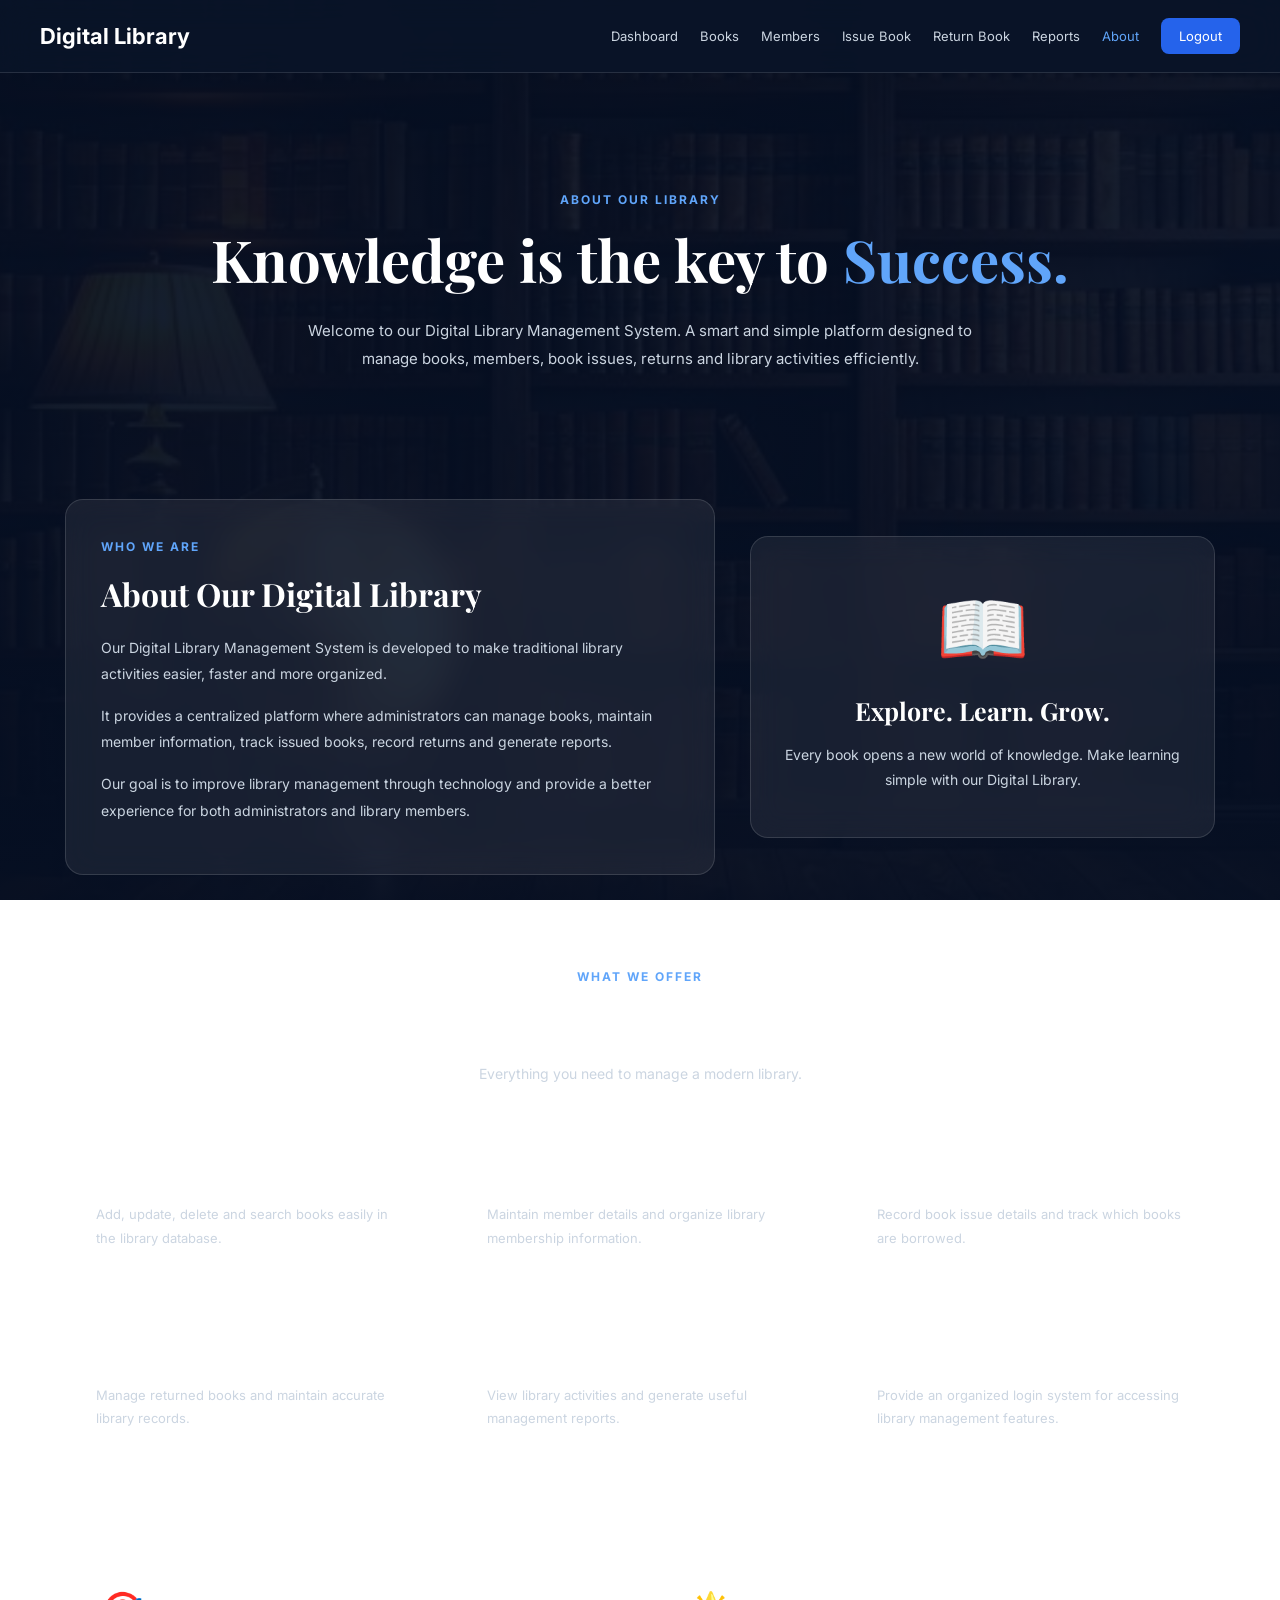
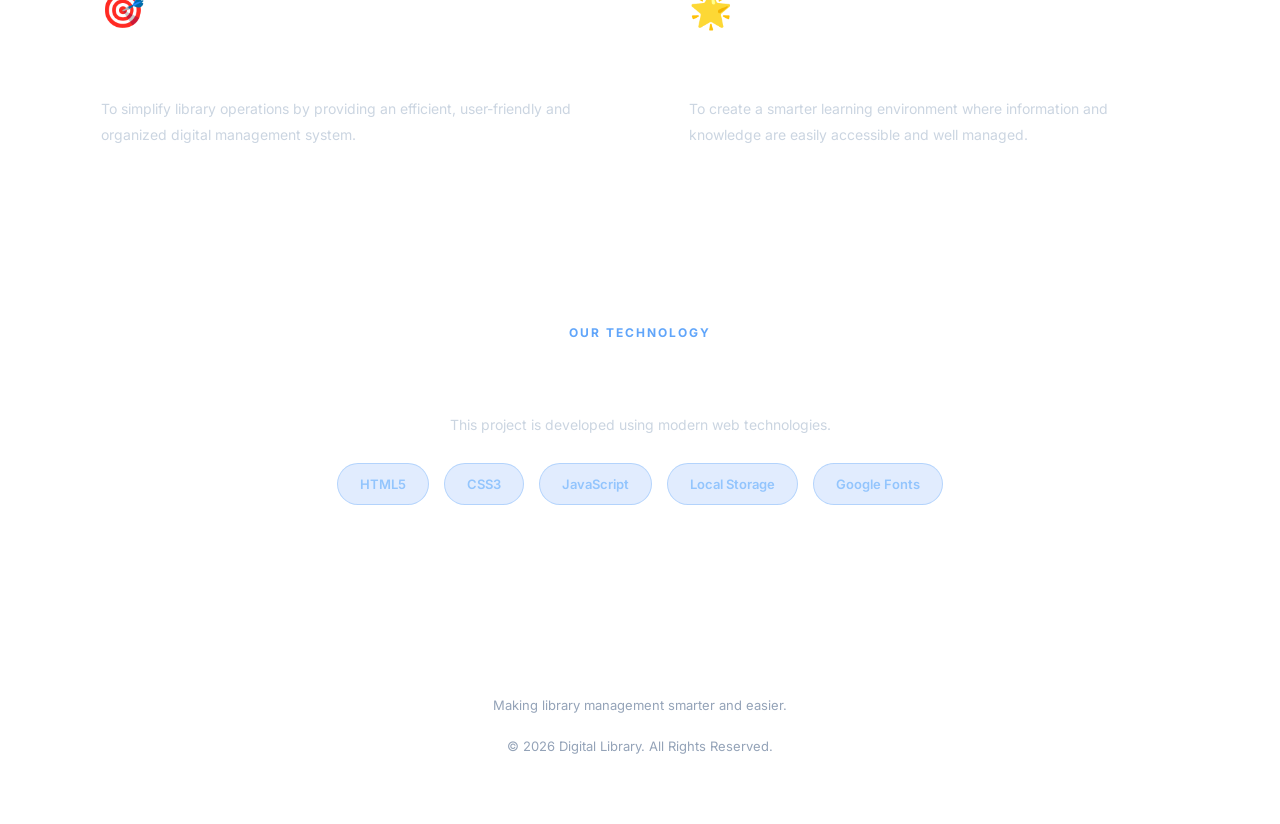
<file: about/about.html>
<!DOCTYPE html>
<html lang="en">

<head>
    <meta charset="UTF-8">
    <meta name="viewport" content="width=device-width, initial-scale=1.0">

    <title>About Us | Digital Library</title>

    <link rel="stylesheet" href="about.css">

    <!-- Google Fonts -->
    <link href="https://fonts.googleapis.com/css2?family=Inter:wght@400;500;600;700&family=Playfair+Display:wght@600;700&display=swap"
        rel="stylesheet">
</head>

<body>

    <!-- Navigation Bar -->
    <header class="site-header">
        <nav class="navbar">

            <a href="../dashboard/dash.html" class="navbar__brand">
                 Digital Library
            </a>

            <button class="navbar__toggle" id="menuToggle">
                ☰
            </button>

            <div class="navbar__menu" id="navMenu">

                <a href="../dashboard/dash.html" class="navbar__link">Dashboard</a>

                <a href="../add book/addbook.html" class="navbar__link">Books</a>

                <a href="../add member/addmember.html" class="navbar__link">Members</a>

                <a href="../issuebooks/issue.html" class="navbar__link">Issue Book</a>

                <a href="../returnbook/return.html" class="navbar__link">Return Book</a>

                <a href="../report/report.html" class="navbar__link">Reports</a>

                <a href="../about/about.html" class="navbar__link active">About</a>

                <a href="../login/login.html" class="navbar__logout" id="logoutBtn">
                    Logout
                </a>

            </div>
        </nav>
    </header>


    <!-- Main Content -->
    <main class="container">

        <!-- Hero Section -->
        <section class="hero">

            <span class="tag">ABOUT OUR LIBRARY</span>

            <h1>
                Knowledge is the key to
                <span>Success.</span>
            </h1>

            <p>
                Welcome to our Digital Library Management System.
                A smart and simple platform designed to manage books,
                members, book issues, returns and library activities
                efficiently.
            </p>

        </section>


        <!-- About Section -->
        <section class="about-section">

            <div class="about-content">

                <span class="section-label">WHO WE ARE</span>

                <h2>About Our Digital Library</h2>

                <p>
                    Our Digital Library Management System is developed
                    to make traditional library activities easier,
                    faster and more organized.
                </p>

                <p>
                    It provides a centralized platform where administrators
                    can manage books, maintain member information,
                    track issued books, record returns and generate reports.
                </p>

                <p>
                    Our goal is to improve library management through
                    technology and provide a better experience for
                    both administrators and library members.
                </p>

            </div>

            <div class="about-card">

                <div class="book-icon">📖</div>

                <h3>Explore. Learn. Grow.</h3>

                <p>
                    Every book opens a new world of knowledge.
                    Make learning simple with our Digital Library.
                </p>

            </div>

        </section>


        <!-- Features Section -->
        <section class="features">

            <div class="section-heading">
                <span class="section-label">WHAT WE OFFER</span>
                <h2>Our Main Features</h2>
                <p>Everything you need to manage a modern library.</p>
            </div>

            <div class="feature-grid">

                <div class="feature-card">
                    <div class="feature-icon"></div>
                    <h3>Book Management</h3>
                    <p>
                        Add, update, delete and search books
                        easily in the library database.
                    </p>
                </div>

                <div class="feature-card">
                    <div class="feature-icon"></div>
                    <h3>Member Management</h3>
                    <p>
                        Maintain member details and organize
                        library membership information.
                    </p>
                </div>

                <div class="feature-card">
                    <div class="feature-icon"></div>
                    <h3>Issue Books</h3>
                    <p>
                        Record book issue details and track
                        which books are borrowed.
                    </p>
                </div>

                <div class="feature-card">
                    <div class="feature-icon"></div>
                    <h3>Return Books</h3>
                    <p>
                        Manage returned books and maintain
                        accurate library records.
                    </p>
                </div>

                <div class="feature-card">
                    <div class="feature-icon"></div>
                    <h3>Reports</h3>
                    <p>
                        View library activities and generate
                        useful management reports.
                    </p>
                </div>

                <div class="feature-card">
                    <div class="feature-icon"></div>
                    <h3>Secure Login</h3>
                    <p>
                        Provide an organized login system
                        for accessing library management features.
                    </p>
                </div>

            </div>

        </section>


        <!-- Mission and Vision -->
        <section class="mission-section">

            <div class="mission-card">
                <div class="feature-icon">🎯</div>

                <h2>Our Mission</h2>

                <p>
                    To simplify library operations by providing
                    an efficient, user-friendly and organized
                    digital management system.
                </p>
            </div>

            <div class="mission-card">
                <div class="feature-icon">🌟</div>

                <h2>Our Vision</h2>

                <p>
                    To create a smarter learning environment
                    where information and knowledge are
                    easily accessible and well managed.
                </p>
            </div>

        </section>


        <!-- Technology Section -->
        <section class="technology">

            <span class="section-label">OUR TECHNOLOGY</span>

            <h2>Technologies Used</h2>

            <p>
                This project is developed using modern
                web technologies.
            </p>

            <div class="tech-list">
                <span>HTML5</span>
                <span>CSS3</span>
                <span>JavaScript</span>
                <span>Local Storage</span>
                <span>Google Fonts</span>
            </div>

        </section>


        <!-- Footer -->
        <footer class="footer">

            <h3> Digital Library Management System</h3>

            <p>
                Making library management smarter and easier.
            </p>

            <p class="copyright">
                © 2026 Digital Library. All Rights Reserved.
            </p>

        </footer>

    </main>


    <!-- JavaScript -->
    <script>

        // Mobile Navigation
        const menuToggle = document.getElementById("menuToggle");
        const navMenu = document.getElementById("navMenu");

        menuToggle.addEventListener("click", function () {
            navMenu.classList.toggle("is-open");
        });


        // Logout
        document.getElementById("logoutBtn").addEventListener("click", function () {

            localStorage.removeItem("isLoggedIn");
            localStorage.removeItem("user");

        });

    </script>

</body>
</html>
</file>
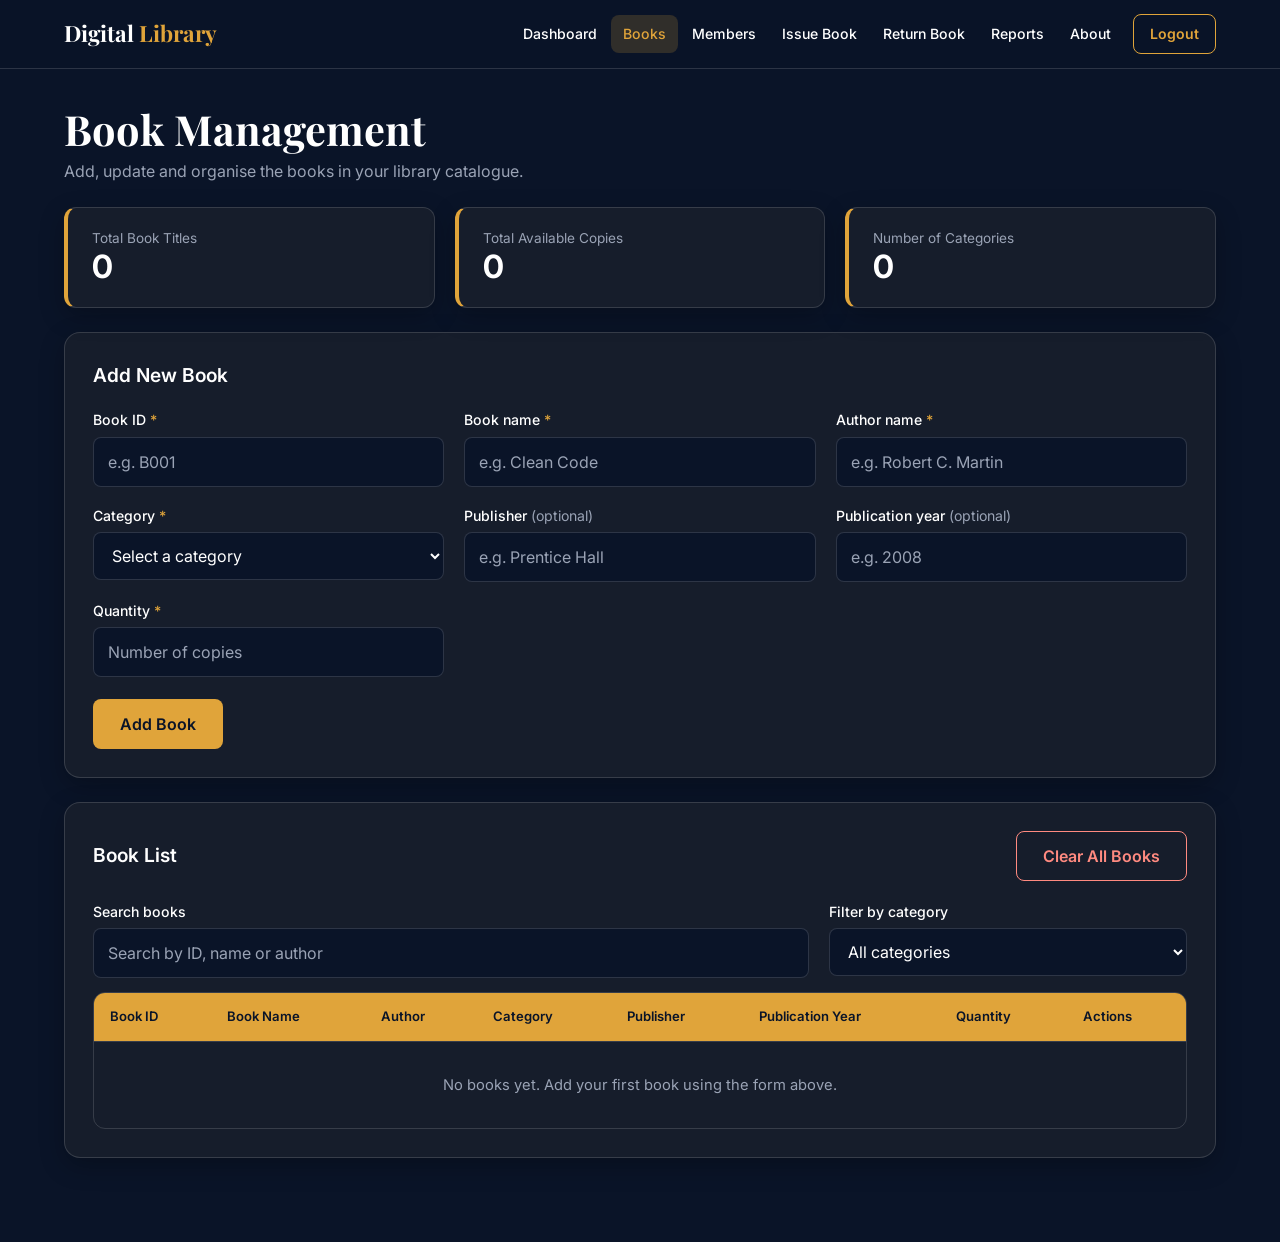
<file: add book/addbook.html>
<!DOCTYPE html>
<html lang="en">
<head>
  <meta charset="UTF-8">
  <meta name="viewport" content="width=device-width, initial-scale=1.0">
  <title>Book Management | Digital Library</title>
  <link rel="preconnect" href="https://fonts.googleapis.com">
  <link rel="preconnect" href="https://fonts.gstatic.com" crossorigin>
  <link href="https://fonts.googleapis.com/css2?family=Playfair+Display:wght@700&family=Inter:wght@400;500;600;700&display=swap" rel="stylesheet">
  <link rel="stylesheet" href="addbook.css">
</head>
<body>

  <header class="site-header">
    <nav class="navbar" aria-label="Main navigation">
      <a href="../dashboard/dash.html" class="navbar__brand">Digital <span>Library</span></a>

      <button class="navbar__toggle" id="menuToggle" type="button"
              aria-label="Open menu" aria-expanded="false" aria-controls="navMenu">
        <span class="navbar__bar"></span>
        <span class="navbar__bar"></span>
        <span class="navbar__bar"></span>
      </button>

      <ul class="navbar__menu" id="navMenu">
        <li><a href="../dashboard/dash.html" class="navbar__link">Dashboard</a></li>
        <li><a href="../add book/addbook.html" class="navbar__link is-active" aria-current="page">Books</a></li>
        <li><a href="../add member/addmember.html" class="navbar__link">Members</a></li>
        <li><a href="../issuebooks/issue.html" class="navbar__link">Issue Book</a></li>
        <li><a href="../returnbook/return.html" class="navbar__link">Return Book</a></li>
        <li><a href="../report/report.html" class="navbar__link">Reports</a></li>
        <li><a href="../about/about.html" class="navbar__link">About</a></li>
        <li><a href="../login/login.html" id="logoutLink" class="navbar__logout">Logout</a></li>
      </ul>
    </nav>
  </header>

  <main class="page">

    <section class="page-head">
      <h1 class="page-head__title">Book Management</h1>
      <p class="page-head__text">Add, update and organise the books in your library catalogue.</p>
    </section>

    <!-- Statistics -->
    <section class="stats" aria-label="Book statistics">
      <article class="stat-card">
        <p class="stat-card__label">Total Book Titles</p>
        <p class="stat-card__value" id="statTitles">0</p>
      </article>
      <article class="stat-card">
        <p class="stat-card__label">Total Available Copies</p>
        <p class="stat-card__value" id="statCopies">0</p>
      </article>
      <article class="stat-card">
        <p class="stat-card__label">Number of Categories</p>
        <p class="stat-card__value" id="statCategories">0</p>
      </article>
    </section>

    <!-- Add / Edit form -->
    <section class="card" aria-labelledby="formTitle">
      <h2 class="card__title" id="formTitle">Add New Book</h2>

      <form id="bookForm" novalidate>
        <div class="form-grid">

          <div class="field">
            <label for="bookId">Book ID <span class="field__required" aria-hidden="true">*</span></label>
            <input type="text" id="bookId" name="bookId" maxlength="20" placeholder="e.g. B001"
                   aria-describedby="bookIdError" autocomplete="off">
            <p class="field__error" id="bookIdError"></p>
          </div>

          <div class="field">
            <label for="bookName">Book name <span class="field__required" aria-hidden="true">*</span></label>
            <input type="text" id="bookName" name="bookName" maxlength="100" placeholder="e.g. Clean Code"
                   aria-describedby="bookNameError" autocomplete="off">
            <p class="field__error" id="bookNameError"></p>
          </div>

          <div class="field">
            <label for="author">Author name <span class="field__required" aria-hidden="true">*</span></label>
            <input type="text" id="author" name="author" maxlength="60" placeholder="e.g. Robert C. Martin"
                   aria-describedby="authorError" autocomplete="off">
            <p class="field__error" id="authorError"></p>
          </div>

          <div class="field">
            <label for="category">Category <span class="field__required" aria-hidden="true">*</span></label>
            <select id="category" name="category" aria-describedby="categoryError">
              <option value="">Select a category</option>
              <option value="Computer Science">Computer Science</option>
              <option value="Programming">Programming</option>
              <option value="Mathematics">Mathematics</option>
              <option value="Science">Science</option>
              <option value="Engineering">Engineering</option>
              <option value="Business">Business</option>
              <option value="History">History</option>
              <option value="Fiction">Fiction</option>
              <option value="Non-Fiction">Non-Fiction</option>
              <option value="Other">Other</option>
            </select>
            <p class="field__error" id="categoryError"></p>
          </div>

          <div class="field">
            <label for="publisher">Publisher <span class="field__hint">(optional)</span></label>
            <input type="text" id="publisher" name="publisher" maxlength="60" placeholder="e.g. Prentice Hall"
                   autocomplete="off">
          </div>

          <div class="field">
            <label for="year">Publication year <span class="field__hint">(optional)</span></label>
            <input type="number" id="year" name="year" min="1000" step="1" inputmode="numeric"
                   placeholder="e.g. 2008" aria-describedby="yearError">
            <p class="field__error" id="yearError"></p>
          </div>

          <div class="field">
            <label for="quantity">Quantity <span class="field__required" aria-hidden="true">*</span></label>
            <input type="number" id="quantity" name="quantity" min="1" step="1" inputmode="numeric"
                   placeholder="Number of copies" aria-describedby="quantityError">
            <p class="field__error" id="quantityError"></p>
          </div>

        </div>

        <div id="formMessage" class="message" aria-live="polite"></div>

        <div class="form-actions">
          <button type="submit" id="submitBtn" class="btn btn--primary">Add Book</button>
          <button type="button" id="cancelEditBtn" class="btn btn--ghost" hidden>Cancel Edit</button>
        </div>
      </form>
    </section>

    <!-- Book list -->
    <section class="card" aria-labelledby="listTitle">
      <div class="card__header">
        <h2 class="card__title" id="listTitle">Book List</h2>
        <button type="button" id="clearAllBtn" class="btn btn--danger">Clear All Books</button>
      </div>

      <div class="toolbar">
        <div class="field">
          <label for="searchInput">Search books</label>
          <input type="search" id="searchInput" placeholder="Search by ID, name or author" autocomplete="off">
        </div>
        <div class="field">
          <label for="categoryFilter">Filter by category</label>
          <select id="categoryFilter">
            <option value="">All categories</option>
          </select>
        </div>
      </div>

      <div id="listMessage" class="message" aria-live="polite"></div>
      <p class="result-count" id="resultCount" aria-live="polite"></p>

      <div class="table-wrap">
        <table class="book-table">
          <thead>
            <tr>
              <th scope="col">Book ID</th>
              <th scope="col">Book Name</th>
              <th scope="col">Author</th>
              <th scope="col">Category</th>
              <th scope="col">Publisher</th>
              <th scope="col">Publication Year</th>
              <th scope="col">Quantity</th>
              <th scope="col">Actions</th>
            </tr>
          </thead>
          <tbody id="bookTableBody"></tbody>
        </table>
      </div>
    </section>

  </main>

  <script src="addbook.js"></script>
</body>
</html>
</file>
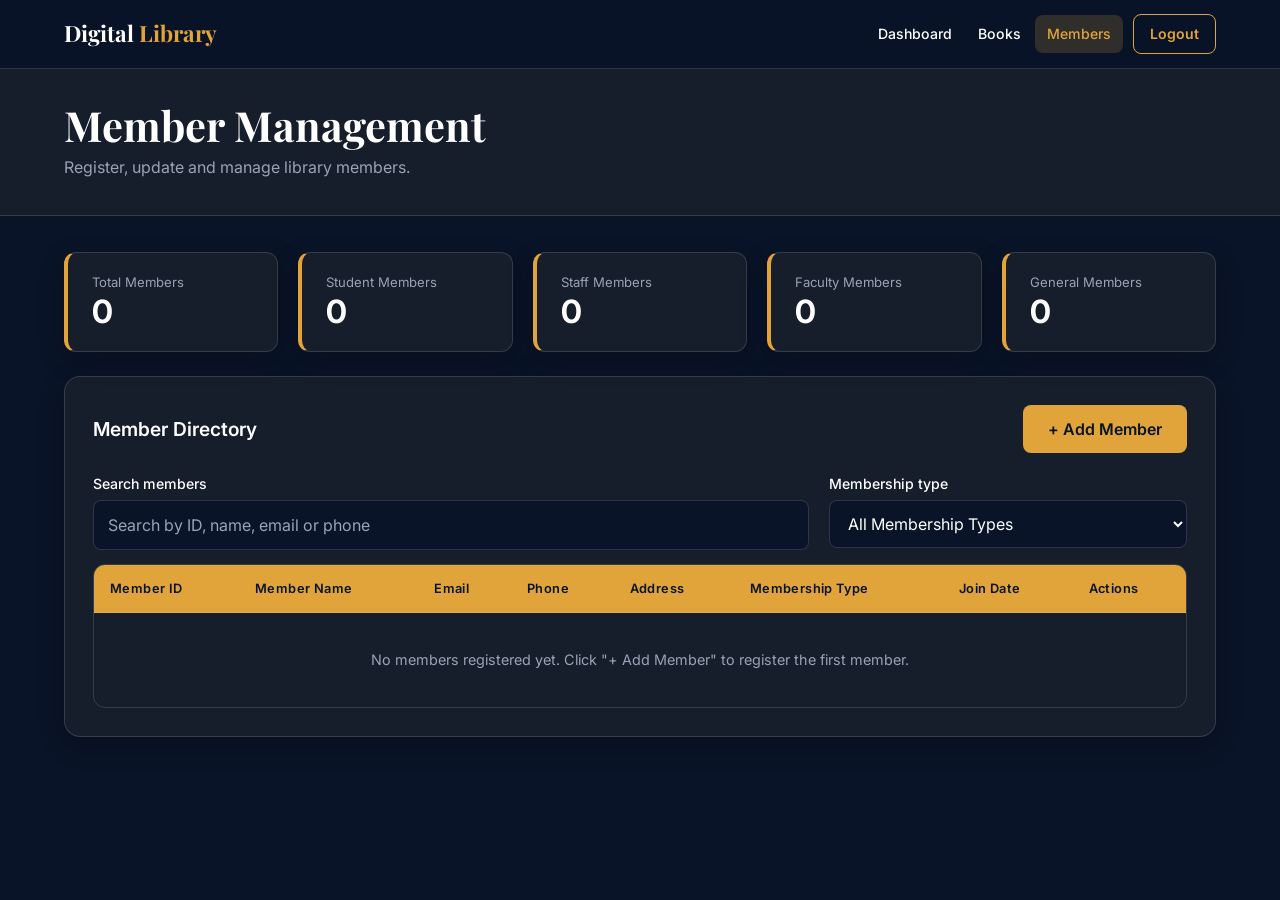
<file: add member/addmember.html>
<!DOCTYPE html>
<html lang="en">
<head>
  <meta charset="UTF-8">
  <meta name="viewport" content="width=device-width, initial-scale=1.0">
  <title>Member Management | Digital Library</title>
  <link rel="preconnect" href="https://fonts.googleapis.com">
  <link rel="preconnect" href="https://fonts.gstatic.com" crossorigin>
  <link href="https://fonts.googleapis.com/css2?family=Playfair+Display:wght@700&family=Inter:wght@400;500;600;700&display=swap" rel="stylesheet">
  <link rel="stylesheet" href="addmember.css">
</head>
<body>

  <header class="site-header">
    <nav class="navbar" aria-label="Main navigation">
      <a href="../dashboard/dash.html" class="navbar__brand">Digital <span>Library</span></a>

      <button class="navbar__toggle" id="menuToggle" type="button"
              aria-label="Open menu" aria-expanded="false" aria-controls="navMenu">
        <span class="navbar__bar"></span>
        <span class="navbar__bar"></span>
        <span class="navbar__bar"></span>
      </button>

      <ul class="navbar__menu" id="navMenu">
        <li><a href="../dashboard/dash.html" class="navbar__link">Dashboard</a></li>
        <li><a href="../add book/addbook.html" class="navbar__link">Books</a></li>
        <li><a href="../add member/addmember.html" class="navbar__link is-active" aria-current="page">Members</a></li>
        <li><a href="../login/login.html" id="logoutLink" class="navbar__logout">Logout</a></li>
      </ul>
    </nav>
  </header>

  <div class="hero">
    <div class="hero__inner">
      <h1 class="hero__title">Member Management</h1>
      <p class="hero__text">Register, update and manage library members.</p>
    </div>
  </div>

  <main class="page">

    <!-- ========== MEMBER LIST VIEW ========== -->
    <section id="memberList" aria-label="Member list">

      <section class="stats" aria-label="Member statistics">
        <article class="stat-card">
          <p class="stat-card__label">Total Members</p>
          <p class="stat-card__value" id="totalMembers">0</p>
        </article>
        <article class="stat-card">
          <p class="stat-card__label">Student Members</p>
          <p class="stat-card__value" id="studentCount">0</p>
        </article>
        <article class="stat-card">
          <p class="stat-card__label">Staff Members</p>
          <p class="stat-card__value" id="staffCount">0</p>
        </article>
        <article class="stat-card">
          <p class="stat-card__label">Faculty Members</p>
          <p class="stat-card__value" id="facultyCount">0</p>
        </article>
        <article class="stat-card">
          <p class="stat-card__label">General Members</p>
          <p class="stat-card__value" id="generalCount">0</p>
        </article>
      </section>

      <section class="card" aria-labelledby="directoryTitle">
        <div class="card__header">
          <h2 class="card__title" id="directoryTitle">Member Directory</h2>
          <button type="button" id="addMemberBtn" class="btn btn--primary">+ Add Member</button>
        </div>

        <div class="toolbar">
          <div class="field">
            <label for="memberSearch">Search members</label>
            <input type="search" id="memberSearch" placeholder="Search by ID, name, email or phone" autocomplete="off">
          </div>
          <div class="field">
            <label for="membershipFilter">Membership type</label>
            <select id="membershipFilter">
              <option value="">All Membership Types</option>
              <option value="Student">Student</option>
              <option value="Staff">Staff</option>
              <option value="Faculty">Faculty</option>
              <option value="General">General</option>
            </select>
          </div>
        </div>

        <p class="result-count" id="resultCount" aria-live="polite"></p>

        <div class="table-wrap">
          <table class="member-table">
            <thead>
              <tr>
                <th scope="col">Member ID</th>
                <th scope="col">Member Name</th>
                <th scope="col">Email</th>
                <th scope="col">Phone</th>
                <th scope="col">Address</th>
                <th scope="col">Membership Type</th>
                <th scope="col">Join Date</th>
                <th scope="col">Actions</th>
              </tr>
            </thead>
            <tbody id="memberTableBody"></tbody>
          </table>
        </div>
      </section>
    </section>

    <!-- ========== ADD / EDIT FORM VIEW ========== -->
    <section id="memberFormSection" class="card" aria-labelledby="formTitle" hidden>
      <h2 class="card__title" id="formTitle">Add New Member</h2>

      <form id="addMemberForm" novalidate>
        <input type="hidden" id="editIndex" value="">

        <div class="form-grid">

          <div class="field">
            <label for="memberId">Member ID</label>
            <input type="text" id="memberId" name="memberId" readonly aria-describedby="memberIdHint">
            <p class="field__hint" id="memberIdHint">Generated automatically.</p>
          </div>

          <div class="field">
            <label for="memberName">Member name <span class="field__required" aria-hidden="true">*</span></label>
            <input type="text" id="memberName" name="memberName" maxlength="20" placeholder="Letters and spaces only"
                   autocomplete="off" aria-describedby="nameError">
            <p class="field__error" id="nameError"></p>
          </div>

          <div class="field">
            <label for="email">Email address <span class="field__required" aria-hidden="true">*</span></label>
            <input type="email" id="email" name="email" placeholder="name@example.com"
                   autocomplete="off" aria-describedby="emailError">
            <p class="field__error" id="emailError"></p>
          </div>

          <div class="field">
            <label for="phone">Phone number <span class="field__required" aria-hidden="true">*</span></label>
            <input type="tel" id="phone" name="phone" maxlength="10" inputmode="numeric"
                   placeholder="10-digit number" autocomplete="off" aria-describedby="phoneError">
            <p class="field__error" id="phoneError"></p>
          </div>

          <div class="field">
            <label for="membershipType">Membership type <span class="field__required" aria-hidden="true">*</span></label>
            <select id="membershipType" name="membershipType" aria-describedby="membershipError">
              <option value="">Select membership type</option>
              <option value="Student">Student</option>
              <option value="Staff">Staff</option>
              <option value="Faculty">Faculty</option>
              <option value="General">General</option>
            </select>
            <p class="field__error" id="membershipError"></p>
          </div>

          <div class="field">
            <label for="joinDate">Join date <span class="field__required" aria-hidden="true">*</span></label>
            <input type="date" id="joinDate" name="joinDate" aria-describedby="dateError">
            <p class="field__error" id="dateError"></p>
          </div>

          <div class="field field--full">
            <label for="address">Address <span class="field__optional">(optional)</span></label>
            <textarea id="address" name="address" rows="2" maxlength="150"
                      placeholder="Street, city, PIN code" aria-describedby="addressError"></textarea>
            <p class="field__error" id="addressError"></p>
          </div>

        </div>

        <div id="formMessage" class="form-message" aria-live="polite"></div>

        <div class="form-actions">
          <button type="submit" id="saveBtn" class="btn btn--primary">Save Member</button>
          <button type="button" id="backBtn" class="btn btn--ghost">Return to Member List</button>
        </div>
      </form>
    </section>

  </main>

  <!-- Notification (success / error messages) -->
  <div id="toast" class="toast" role="status" aria-live="polite" hidden></div>

  <script src="addmember.js"></script>
</body>
</html>
</file>
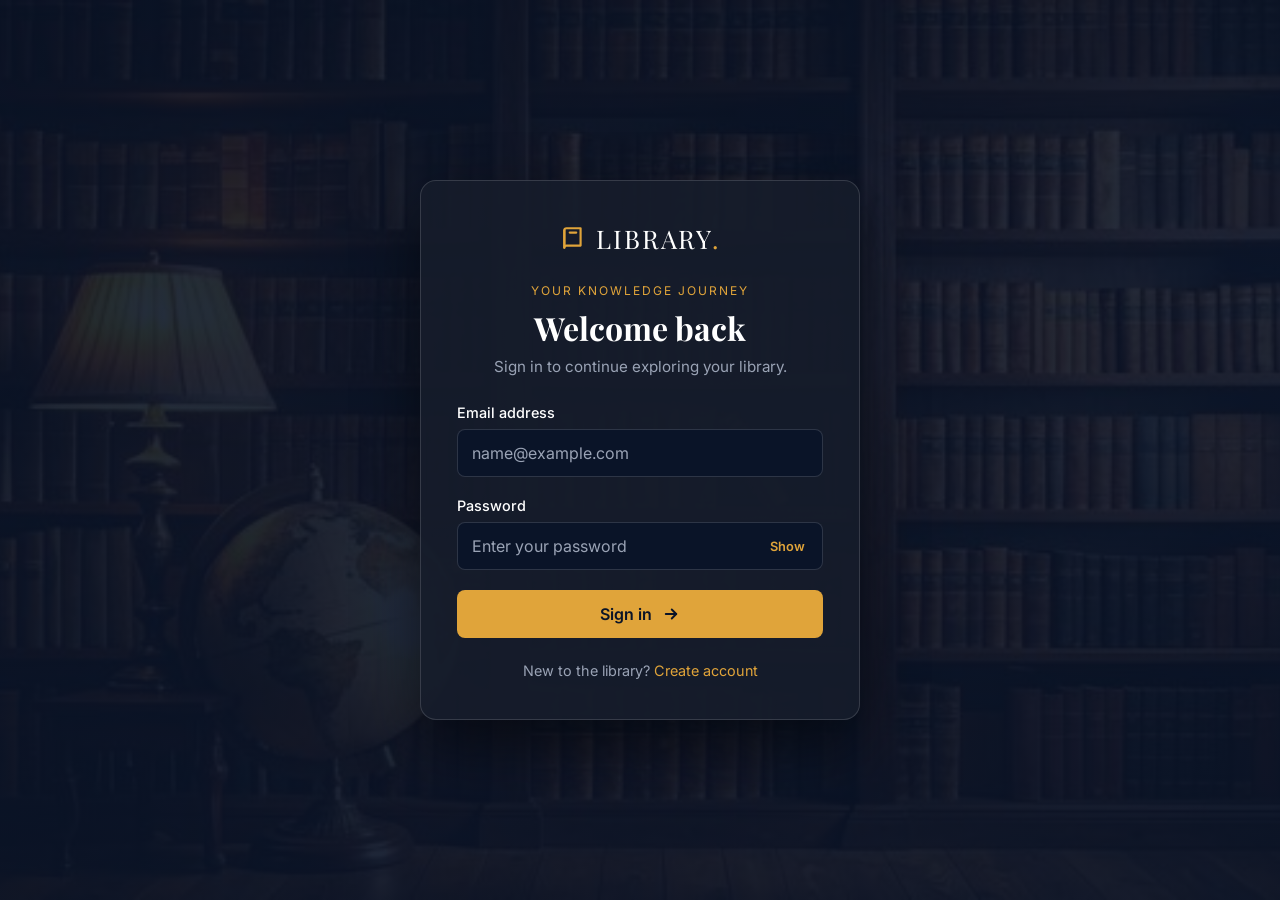
<file: dashboard/dash.html>
<!DOCTYPE html>
<html lang="en">
<head>
  <meta charset="UTF-8">
  <meta name="viewport" content="width=device-width, initial-scale=1.0">
  <title>Dashboard | Digital Library</title>
  <link rel="preconnect" href="https://fonts.googleapis.com">
  <link rel="preconnect" href="https://fonts.gstatic.com" crossorigin>
  <link href="https://fonts.googleapis.com/css2?family=Playfair+Display:wght@700&family=Inter:wght@400;500;600;700&display=swap" rel="stylesheet">
  <link rel="stylesheet" href="dash.css">
</head>
<body>

  <header class="site-header">
    <nav class="navbar" aria-label="Main navigation">
      <a href="dash.html" class="navbar__brand">Digital <span>Library</span></a>

      <button class="navbar__toggle" id="menuToggle" type="button"
              aria-label="Open menu" aria-expanded="false" aria-controls="navMenu">
        <span class="navbar__bar"></span>
        <span class="navbar__bar"></span>
        <span class="navbar__bar"></span>
      </button>

        <ul class="navbar__menu" id="navMenu">
        <li><a href="../add book/addbook.html" class="navbar__link is-active" aria-current="page">Books</a></li>
        <li><a href="../add member/addmember.html" class="navbar__link">Members</a></li>
        <li><a href="../issuebooks/issue.html" class="navbar__link">Issue Book</a></li>
        <li><a href="../returnbook/return.html" class="navbar__link">Return Book</a></li>
        <li><a href="../report/report.html" class="navbar__link">Reports</a></li>
        <li><a href="../about/about.html" class="navbar__link">About</a></li>
        <li><a href="../login/login.html" id="logoutLink" class="navbar__logout">Logout</a></li>
      </ul>
    </nav>
  </header>

  <main class="page">

    <section class="welcome" aria-labelledby="welcomeTitle">
      <p class="welcome__eyebrow">Library overview</p>
      <h1 class="welcome__title" id="welcomeTitle">Welcome to Digital Library</h1>
      <p class="welcome__text">Manage your library efficiently and effortlessly.</p>
      <p class="welcome__user" id="welcomeUser" hidden></p>
    </section>

    <section class="stats" aria-label="Library statistics">
      <article class="stat-card">
        <span class="stat-card__icon" aria-hidden="true">
          <svg viewBox="0 0 24 24" width="24" height="24" fill="none" stroke="currentColor" stroke-width="2" stroke-linecap="round" stroke-linejoin="round"><path d="M4 5a2 2 0 0 1 2-2h13v16H6a2 2 0 0 0-2 2z"/><path d="M4 21V5"/></svg>
        </span>
        <div>
          <p class="stat-card__label">Total Books</p>
          <p class="stat-card__value" id="totalBooks">–</p>
        </div>
      </article>

      <article class="stat-card">
        <span class="stat-card__icon" aria-hidden="true">
          <svg viewBox="0 0 24 24" width="24" height="24" fill="none" stroke="currentColor" stroke-width="2" stroke-linecap="round" stroke-linejoin="round"><path d="M16 21v-2a4 4 0 0 0-4-4H6a4 4 0 0 0-4 4v2"/><circle cx="9" cy="7" r="4"/><path d="M22 21v-2a4 4 0 0 0-3-3.87"/><path d="M16 3.13a4 4 0 0 1 0 7.75"/></svg>
        </span>
        <div>
          <p class="stat-card__label">Total Members</p>
          <p class="stat-card__value" id="totalMembers">–</p>
        </div>
      </article>

      <article class="stat-card">
        <span class="stat-card__icon" aria-hidden="true">
          <svg viewBox="0 0 24 24" width="24" height="24" fill="none" stroke="currentColor" stroke-width="2" stroke-linecap="round" stroke-linejoin="round"><path d="M5 12h14"/><path d="M13 6l6 6-6 6"/></svg>
        </span>
        <div>
          <p class="stat-card__label">Books Issued</p>
          <p class="stat-card__value" id="issuedBooks">–</p>
        </div>
      </article>

      <article class="stat-card">
        <span class="stat-card__icon" aria-hidden="true">
          <svg viewBox="0 0 24 24" width="24" height="24" fill="none" stroke="currentColor" stroke-width="2" stroke-linecap="round" stroke-linejoin="round"><path d="M19 12H5"/><path d="M11 6l-6 6 6 6"/></svg>
        </span>
        <div>
          <p class="stat-card__label">Books Returned</p>
          <p class="stat-card__value" id="returnedBooks">–</p>
        </div>
      </article>
    </section>

    <div class="panels">
      <section class="panel panel--activity" aria-labelledby="activityTitle">
        <div class="panel__header">
          <h2 class="panel__title" id="activityTitle">Recent Library Activity</h2>
        </div>
        <ul class="item-list" id="activityList"></ul>
      </section>

      <section class="panel" aria-labelledby="booksTitle">
        <div class="panel__header">
          <h2 class="panel__title" id="booksTitle">Recently Added Books</h2>
          <a class="panel__link" href="../add book/addbook.html">View all books</a>
        </div>
        <ul class="item-list" id="recentBooks"></ul>
      </section>

      <section class="panel" aria-labelledby="returnsTitle">
        <div class="panel__header">
          <h2 class="panel__title" id="returnsTitle">Recently Returned Books</h2>
        </div>
        <ul class="item-list" id="recentReturns"></ul>
      </section>
    </div>

  </main>

  <script>
    if (localStorage.getItem("isLoggedIn") !== "true") {
      window.location.replace("../login/login.html");
    }

    document.getElementById("logoutBtn").addEventListener("click", function () {
      localStorage.removeItem("isLoggedIn");
    });
  </script>

  <script src="dash.js"></script>
</body>
</html>
</file>
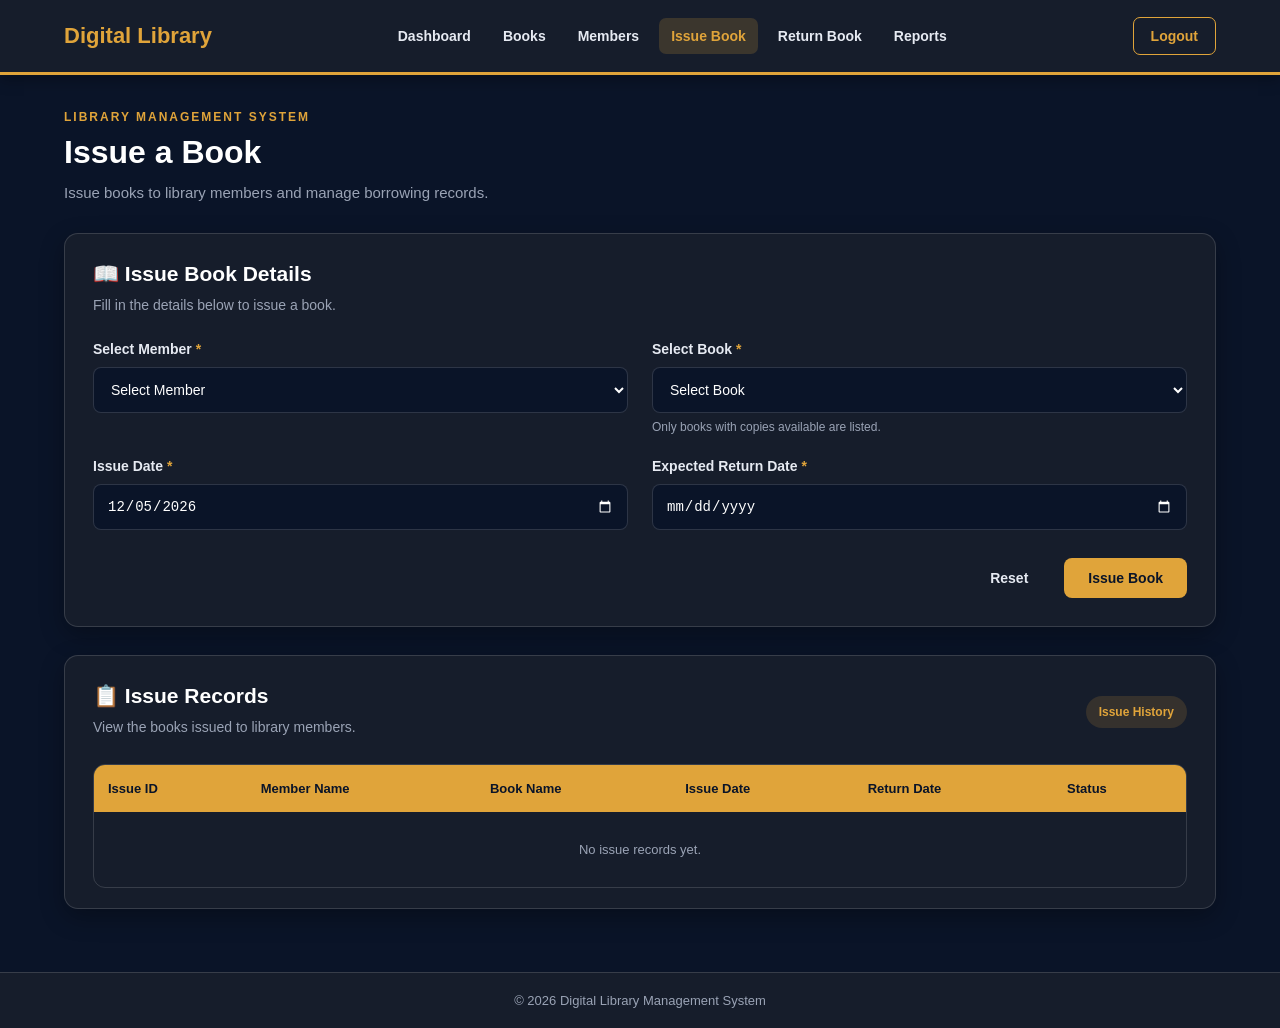
<file: issuebooks/issue.html>
<!DOCTYPE html>
<html lang="en">

<head>
    <meta charset="UTF-8">
    <meta name="viewport" content="width=device-width, initial-scale=1.0">

    <title>Issue Book | Digital Library</title>

    <!-- CSS File (same folder as this HTML file) -->
    <link rel="stylesheet" href="issue.css">
</head>

<body>

    <!-- Navigation Bar -->
    <header class="navbar">

        <div class="logo">
             Digital Library
        </div>

        <nav>
            <a href="../dashboard/dash.html">Dashboard</a>
            <a href="../add book/addbook.html">Books</a>
            <a href="../add member/addmember.html">Members</a>
            <a href="../issuebooks/issue.html" class="active" aria-current="page">Issue Book</a>
            <a href="../returnbook/return.html">Return Book</a>
            <a href="../report/report.html">Reports</a>
        </nav>

        <a href="../login/login.html" class="logout-btn">Logout</a>

    </header>


    <!-- Main Container -->
    <main class="container">

        <!-- Page Heading -->
        <section class="page-heading">

            <div>
                <p class="subtitle">LIBRARY MANAGEMENT SYSTEM</p>
                <h1>Issue a Book</h1>
                <p class="description">
                    Issue books to library members and manage borrowing records.
                </p>
            </div>

        </section>


        <!-- Issue Book Form -->
        <section class="card">

            <div class="card-heading">
                <h2>📖 Issue Book Details</h2>
                <p>Fill in the details below to issue a book.</p>
            </div>

            <!-- novalidate: JavaScript shows all error messages in the message box below,
                 instead of the browser showing its own pop-up for empty fields -->
            <form id="issueForm" novalidate>

                <div class="form-grid">

                    <!-- Member Selection -->
                    <div class="form-group">

                        <label for="memberSelect">
                            Select Member <span>*</span>
                        </label>

                        <select id="memberSelect" name="memberId" required>
                            <option value="">Select Member</option>
                        </select>

                    </div>


                    <!-- Book Selection -->
                    <div class="form-group">

                        <label for="bookSelect">
                            Select Book <span>*</span>
                        </label>

                        <select id="bookSelect" name="bookId" required>
                            <option value="">Select Book</option>
                        </select>

                        <small>Only books with copies available are listed.</small>

                    </div>


                    <!-- Issue Date -->
                    <div class="form-group">

                        <label for="issueDate">
                            Issue Date <span>*</span>
                        </label>

                        <input
                            type="date"
                            id="issueDate"
                            name="issueDate"
                            required
                        >

                    </div>


                    <!-- Return Date -->
                    <div class="form-group">

                        <label for="returnDate">
                            Expected Return Date <span>*</span>
                        </label>

                        <input
                            type="date"
                            id="returnDate"
                            name="returnDate"
                            required
                        >

                    </div>

                </div>


                <!-- Message Box -->
                <div id="issueFormMessage" class="message" role="status" aria-live="polite"></div>


                <!-- Form Buttons -->
                <div class="form-buttons">

                    <button type="reset" class="reset-btn">
                        Reset
                    </button>

                    <button type="submit" class="submit-btn">
                        Issue Book
                    </button>

                </div>

            </form>

        </section>


        <!-- Issue Records Table -->
        <section class="card records-card">

            <div class="card-heading records-heading">

                <div>
                    <h2>📋 Issue Records</h2>
                    <p>View the books issued to library members.</p>
                </div>

                <span class="record-label">Issue History</span>

            </div>


            <div class="table-container">

                <table>

                    <thead>
                        <tr>
                            <th scope="col">Issue ID</th>
                            <th scope="col">Member Name</th>
                            <th scope="col">Book Name</th>
                            <th scope="col">Issue Date</th>
                            <th scope="col">Return Date</th>
                            <th scope="col">Status</th>
                        </tr>
                    </thead>

                    <tbody id="issueTableBody">

                        <tr>
                            <td colspan="6">Loading issue records...</td>
                        </tr>

                    </tbody>

                </table>

            </div>

        </section>

    </main>


    <!-- Footer -->
    <footer>
        <p>© 2026 Digital Library Management System</p>
    </footer>


    <script src="issue.js"></script>

</body>

</html>
</file>
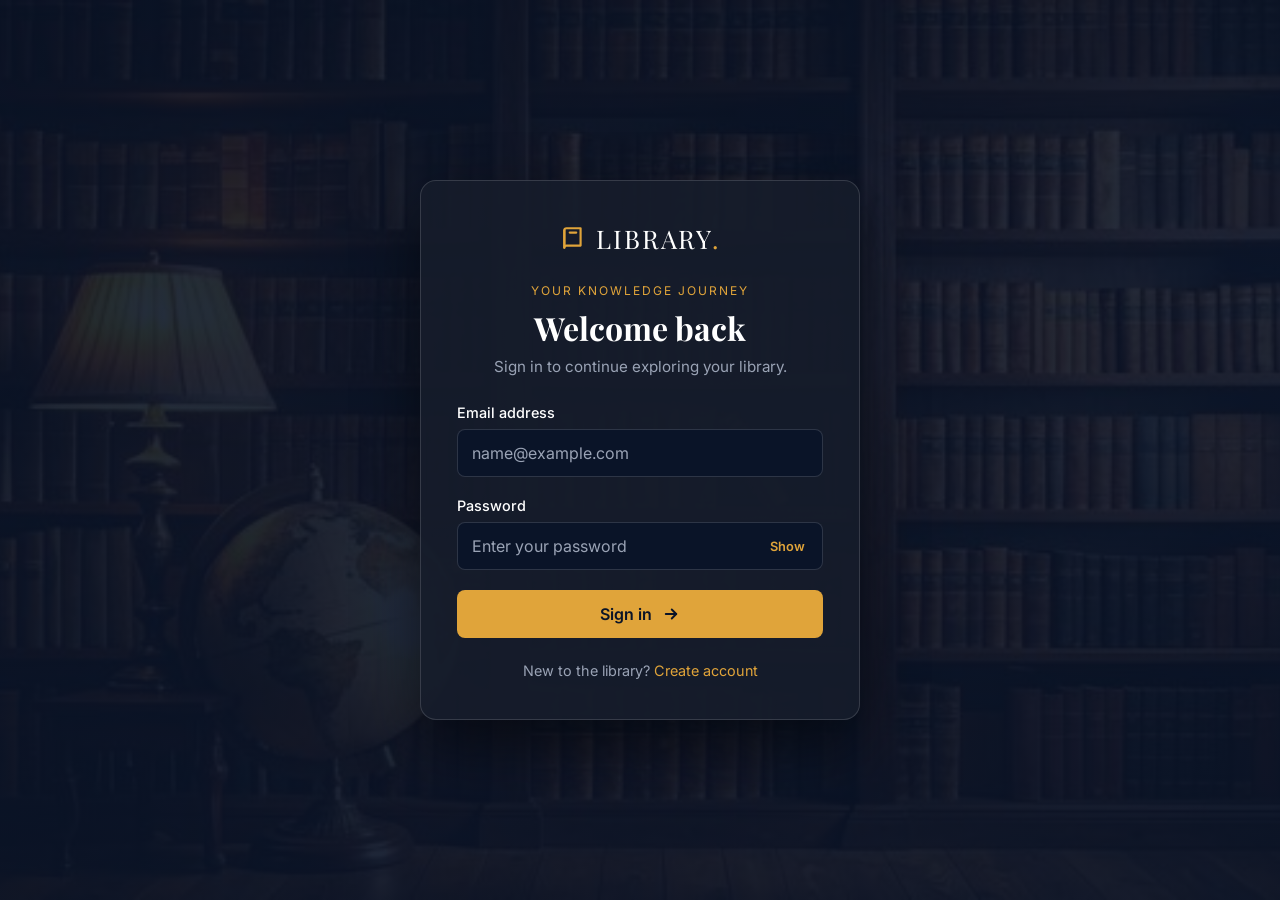
<file: login/login.html>
<!DOCTYPE html>
<html lang="en">
<head>
  <meta charset="UTF-8">
  <meta name="viewport" content="width=device-width, initial-scale=1.0">
  <title>Sign in | Library Management System</title>
  <link rel="preconnect" href="https://fonts.googleapis.com">
  <link rel="preconnect" href="https://fonts.gstatic.com" crossorigin>
  <link href="https://fonts.googleapis.com/css2?family=Playfair+Display:wght@700&family=Inter:wght@400;500;600&display=swap" rel="stylesheet">
  <link rel="stylesheet" href="login.css">
</head>
<body>
  <main class="auth-card">

    <a href="../home/index.html" class="brand" aria-label="Library home">
      <svg class="brand__icon" viewBox="0 0 24 24" width="26" height="26" fill="none"
           stroke="currentColor" stroke-width="2" stroke-linecap="round" stroke-linejoin="round" aria-hidden="true">
        <path d="M4 5a2 2 0 0 1 2-2h13v16H6a2 2 0 0 0-2 2z"></path>
        <path d="M4 21V5"></path>
        <path d="M9 7h6"></path>
      </svg>
      <span class="brand__name">LIBRARY<span class="brand__dot">.</span></span>
    </a>

    <header class="auth-header">
      <p class="auth-header__eyebrow">Your knowledge journey</p>
      <h1 class="auth-header__title">Welcome back</h1>
      <p class="auth-header__text">Sign in to continue exploring your library.</p>
    </header>

    <form id="loginForm" class="auth-form" novalidate>

      <div class="field">
        <label for="email">Email address</label>
        <input type="email" id="email" name="email" placeholder="name@example.com"
               autocomplete="email" aria-describedby="emailError">
        <p class="field__error" id="emailError"></p>
      </div>

      <div class="field">
        <label for="password">Password</label>
        <div class="field__password">
          <input type="password" id="password" name="password" placeholder="Enter your password"
                 autocomplete="current-password" aria-describedby="passwordError">
          <button type="button" id="togglePassword" class="field__toggle"
                  aria-controls="password" aria-pressed="false">Show</button>
        </div>
        <p class="field__error" id="passwordError"></p>
      </div>

      <div id="formMessage" class="form-message" aria-live="polite"></div>

      <button type="submit" id="submitBtn" class="btn-submit">
        <span id="submitText">Sign in</span>
        <svg viewBox="0 0 24 24" width="18" height="18" fill="none" stroke="currentColor"
             stroke-width="2.5" stroke-linecap="round" stroke-linejoin="round" aria-hidden="true">
          <path d="M5 12h14"></path><path d="M13 6l6 6-6 6"></path>
        </svg>
      </button>
    </form>

    <p class="auth-footer">
      New to the library? <a href="../register/regi.html">Create account</a>
    </p>
  </main>

  <script src="login.js"></script>
</body>
</html>
</file>
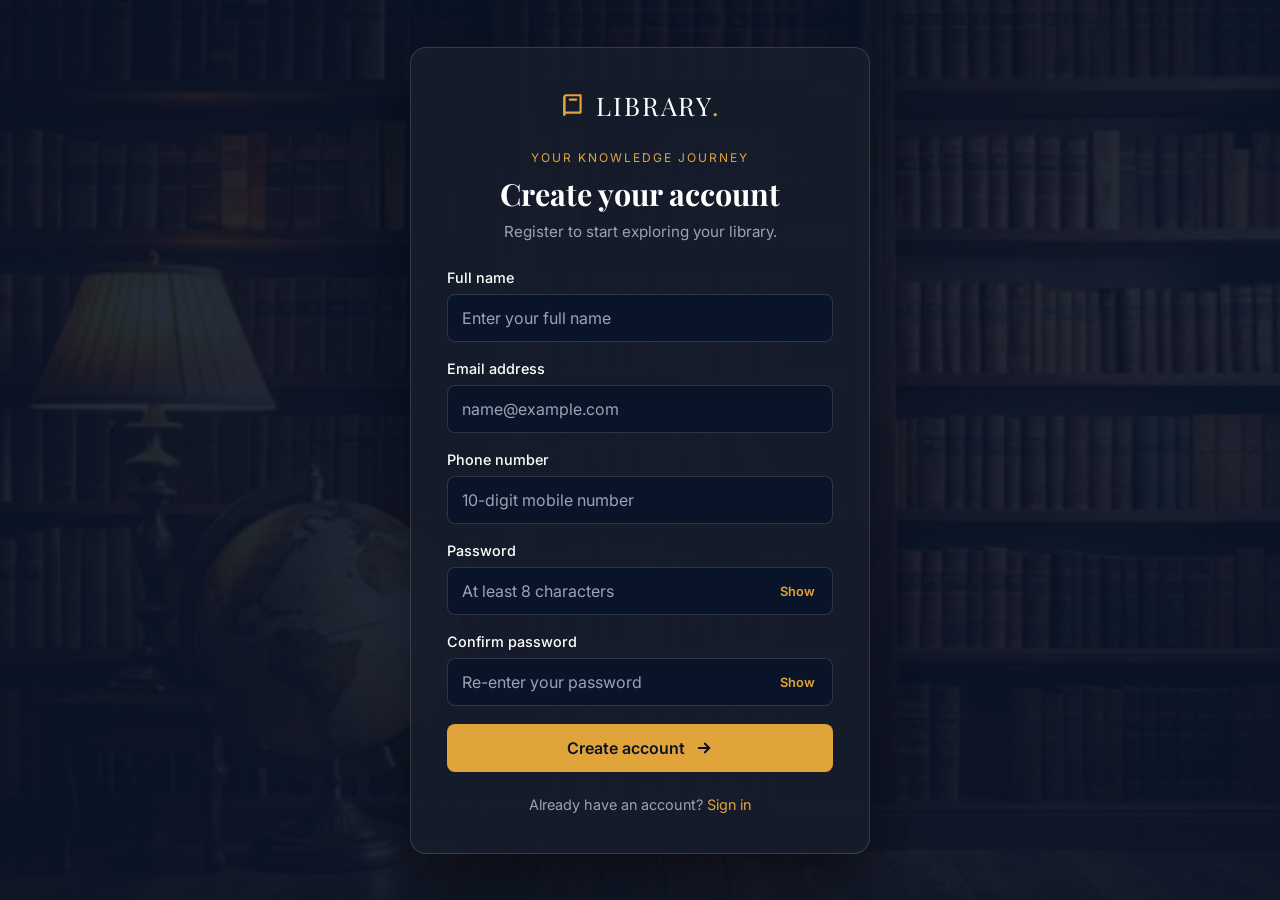
<file: register/regi.html>
<!DOCTYPE html>
<html lang="en">
<head>
  <meta charset="UTF-8">
  <meta name="viewport" content="width=device-width, initial-scale=1.0">
  <title>Create account | Library Management System</title>
  <link rel="preconnect" href="https://fonts.googleapis.com">
  <link rel="preconnect" href="https://fonts.gstatic.com" crossorigin>
  <link href="https://fonts.googleapis.com/css2?family=Playfair+Display:wght@700&family=Inter:wght@400;500;600&display=swap" rel="stylesheet">
  <link rel="stylesheet" href="regi.css">
</head>
<body>
  <main class="auth-card">

    <a href="../home/index.html" class="brand" aria-label="Library home">
      <svg class="brand__icon" viewBox="0 0 24 24" width="26" height="26" fill="none"
           stroke="currentColor" stroke-width="2" stroke-linecap="round" stroke-linejoin="round" aria-hidden="true">
        <path d="M4 5a2 2 0 0 1 2-2h13v16H6a2 2 0 0 0-2 2z"></path>
        <path d="M4 21V5"></path>
        <path d="M9 7h6"></path>
      </svg>
      <span class="brand__name">LIBRARY<span class="brand__dot">.</span></span>
    </a>

    <header class="auth-header">
      <p class="auth-header__eyebrow">Your knowledge journey</p>
      <h1 class="auth-header__title">Create your account</h1>
      <p class="auth-header__text">Register to start exploring your library.</p>
    </header>

    <form id="registerForm" class="auth-form" novalidate>

      <div class="field">
        <label for="username">Full name</label>
        <input type="text" id="username" name="username" placeholder="Enter your full name"
               autocomplete="name" aria-describedby="nameError">
        <p class="field__error" id="nameError"></p>
      </div>

      <div class="field">
        <label for="email">Email address</label>
        <input type="email" id="email" name="email" placeholder="name@example.com"
               autocomplete="email" aria-describedby="emailError">
        <p class="field__error" id="emailError"></p>
      </div>

      <div class="field">
        <label for="phonenumber">Phone number</label>
        <input type="tel" id="phonenumber" name="phonenumber" placeholder="10-digit mobile number"
               inputmode="numeric" maxlength="10" autocomplete="tel-national" aria-describedby="phoneError">
        <p class="field__error" id="phoneError"></p>
      </div>

      <div class="field">
        <label for="password">Password</label>
        <div class="field__password">
          <input type="password" id="password" name="password" placeholder="At least 8 characters"
                 autocomplete="new-password" aria-describedby="passwordError">
          <button type="button" class="toggle-password" data-target="password"
                  aria-label="Show password" aria-controls="password">Show</button>
        </div>
        <p class="field__error" id="passwordError"></p>
      </div>

      <div class="field">
        <label for="confirmPassword">Confirm password</label>
        <div class="field__password">
          <input type="password" id="confirmPassword" name="confirmPassword" placeholder="Re-enter your password"
                 autocomplete="new-password" aria-describedby="confirmError">
          <button type="button" class="toggle-password" data-target="confirmPassword"
                  aria-label="Show confirm password" aria-controls="confirmPassword">Show</button>
        </div>
        <p class="field__error" id="confirmError"></p>
      </div>

      <div id="formMessage" class="form-message" aria-live="polite"></div>

      <button type="submit" id="submitBtn" class="btn-submit">
        <span id="submitText">Create account</span>
        <svg viewBox="0 0 24 24" width="18" height="18" fill="none" stroke="currentColor"
             stroke-width="2.5" stroke-linecap="round" stroke-linejoin="round" aria-hidden="true">
          <path d="M5 12h14"></path><path d="M13 6l6 6-6 6"></path>
        </svg>
      </button>
    </form>

    <p class="auth-footer">
      Already have an account? <a href="../login/login.html">Sign in</a>
    </p>
  </main>

  <script src="regi.js"></script>
</body>
</html>
</file>
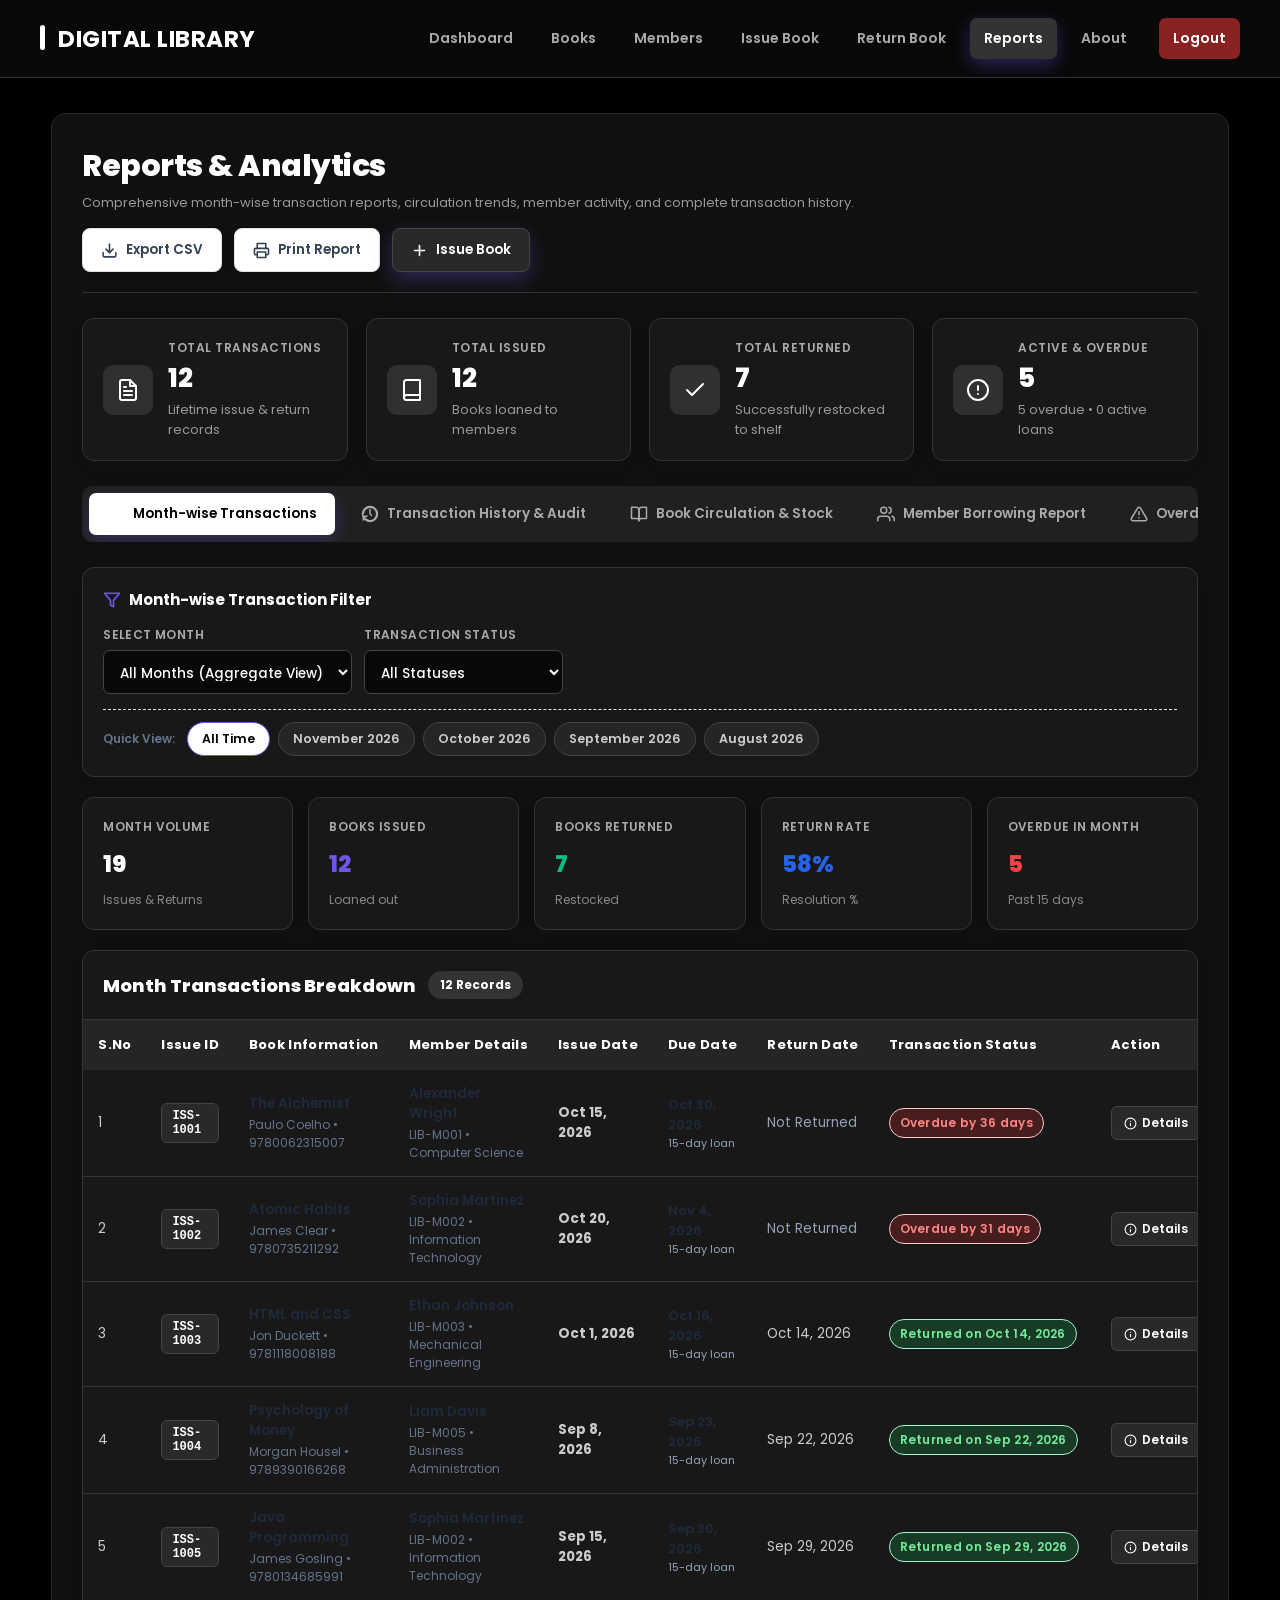
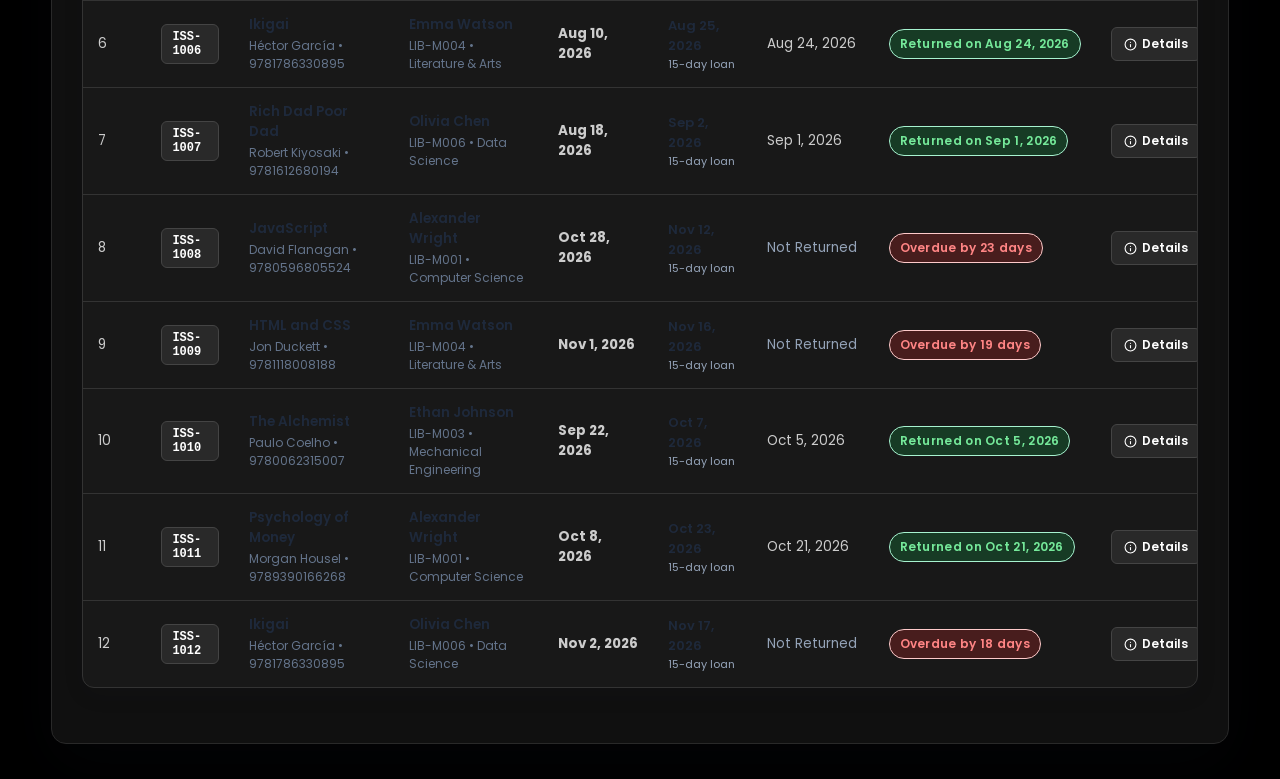
<file: report/report.html>
<!DOCTYPE html>
<html lang="en">

<head>
    <meta charset="UTF-8">
    <meta name="viewport" content="width=device-width, initial-scale=1.0">
    <title>Reports & Analytics - Digital Library Management System</title>
    <!-- Google Fonts: Poppins (Exact project font standard) -->
    <link rel="preconnect" href="https://fonts.googleapis.com">
    <link rel="preconnect" href="https://fonts.gstatic.com" crossorigin>
    <link href="https://fonts.googleapis.com/css2?family=Poppins:wght@300;400;500;600;700;800&display=swap" rel="stylesheet">
    <link rel="stylesheet" href="./report.css">
</head>

<body>

    <!-- ================= NAVBAR ================= -->
    <nav class="navbar">
        <div class="logo">
            DIGITAL LIBRARY
        </div>

        <div class="nav-links">
            <a href="../dashboard/dash.html">Dashboard</a>
            <a href="../add book/addbook.html">Books</a>
            <a href="../add member/addmember.html">Members</a>
            <a href="../issuebooks/issue.html">Issue Book</a>
            <a href="../returnbook/return.html">Return Book</a>
            <a href="../report/report.html" class="active-link">Reports</a>
            <a href="../about/about.html">About</a>
            <a href="../login/login.html" onclick="logout()" class="logout-btn">Logout</a>
        </div>
    </nav>

    <!-- ================= MAIN CONTAINER ================= -->
    <main class="container">
        <section id="reportsSection" class="content-section">

            <!-- PAGE HEADER -->
            <div class="section-header">
                <div class="header-text">
                    <h1>Reports & Analytics</h1>
                    <p>Comprehensive month-wise transaction reports, circulation trends, member activity, and complete transaction history.</p>
                </div>

                <div class="header-actions">
                    <button type="button" class="action-btn secondary-btn" onclick="exportCurrentReportToCSV()" title="Export currently viewed report to CSV file">
                        <svg width="17" height="17" viewBox="0 0 24 24" fill="none" stroke="currentColor" stroke-width="2.2" stroke-linecap="round" stroke-linejoin="round">
                            <path d="M21 15v4a2 2 0 0 1-2 2H5a2 2 0 0 1-2-2v-4"></path>
                            <polyline points="7 10 12 15 17 10"></polyline>
                            <line x1="12" y1="15" x2="12" y2="3"></line>
                        </svg>
                        Export CSV
                    </button>
                    <button type="button" class="action-btn secondary-btn" onclick="printReport()" title="Print complete library report">
                        <svg width="17" height="17" viewBox="0 0 24 24" fill="none" stroke="currentColor" stroke-width="2.2" stroke-linecap="round" stroke-linejoin="round">
                            <polyline points="6 9 6 2 18 2 18 9"></polyline>
                            <path d="M6 18H4a2 2 0 0 1-2-2v-5a2 2 0 0 1 2-2h16a2 2 0 0 1 2 2v5a2 2 0 0 1-2 2h-2"></path>
                            <rect x="6" y="14" width="12" height="8"></rect>
                        </svg>
                        Print Report
                    </button>
                    <a href="../issuebooks/issue.html" class="action-link-btn" title="Create new book loan">
                        <svg width="17" height="17" viewBox="0 0 24 24" fill="none" stroke="currentColor" stroke-width="2.2" stroke-linecap="round" stroke-linejoin="round">
                            <line x1="12" y1="5" x2="12" y2="19"></line>
                            <line x1="5" y1="12" x2="19" y2="12"></line>
                        </svg>
                        Issue Book
                    </a>
                </div>
            </div>

            <!-- EXECUTIVE STATS CARDS GRID -->
            <div class="stats-grid">
                <div class="stat-card">
                    <div class="stat-icon total-icon">
                        <svg width="24" height="24" viewBox="0 0 24 24" fill="none" stroke="currentColor" stroke-width="2" stroke-linecap="round" stroke-linejoin="round">
                            <path d="M14 2H6a2 2 0 0 0-2 2v16a2 2 0 0 0 2 2h12a2 2 0 0 0 2-2V8z"></path>
                            <polyline points="14 2 14 8 20 8"></polyline>
                            <line x1="16" y1="13" x2="8" y2="13"></line>
                            <line x1="16" y1="17" x2="8" y2="17"></line>
                            <polyline points="10 9 9 9 8 9"></polyline>
                        </svg>
                    </div>
                    <div class="stat-info">
                        <span class="stat-label">Total Transactions</span>
                        <h2 id="kpiTotalTransactions">0</h2>
                        <span class="stat-sub">Lifetime issue & return records</span>
                    </div>
                </div>

                <div class="stat-card">
                    <div class="stat-icon issue-stat-icon">
                        <svg width="24" height="24" viewBox="0 0 24 24" fill="none" stroke="currentColor" stroke-width="2" stroke-linecap="round" stroke-linejoin="round">
                            <path d="M4 19.5A2.5 2.5 0 0 1 6.5 17H20"></path>
                            <path d="M6.5 2H20v20H6.5A2.5 2.5 0 0 1 4 19.5v-15A2.5 2.5 0 0 1 6.5 2z"></path>
                        </svg>
                    </div>
                    <div class="stat-info">
                        <span class="stat-label">Total Issued</span>
                        <h2 id="kpiTotalIssued">0</h2>
                        <span class="stat-sub">Books loaned to members</span>
                    </div>
                </div>

                <div class="stat-card">
                    <div class="stat-icon returned-stat-icon">
                        <svg width="24" height="24" viewBox="0 0 24 24" fill="none" stroke="currentColor" stroke-width="2" stroke-linecap="round" stroke-linejoin="round">
                            <polyline points="20 6 9 17 4 12"></polyline>
                        </svg>
                    </div>
                    <div class="stat-info">
                        <span class="stat-label">Total Returned</span>
                        <h2 id="kpiTotalReturned">0</h2>
                        <span class="stat-sub">Successfully restocked to shelf</span>
                    </div>
                </div>

                <div class="stat-card">
                    <div class="stat-icon overdue-stat-icon">
                        <svg width="24" height="24" viewBox="0 0 24 24" fill="none" stroke="currentColor" stroke-width="2" stroke-linecap="round" stroke-linejoin="round">
                            <circle cx="12" cy="12" r="10"></circle>
                            <line x1="12" y1="8" x2="12" y2="12"></line>
                            <line x1="12" y1="16" x2="12.01" y2="16"></line>
                        </svg>
                    </div>
                    <div class="stat-info">
                        <span class="stat-label">Active & Overdue</span>
                        <h2 id="kpiOverdueActive">0</h2>
                        <span class="stat-sub" id="kpiOverdueSub">0 overdue &bull; 0 active</span>
                    </div>
                </div>
            </div>

            <!-- ================= REPORT NAVIGATION TABS ================= -->
            <div class="report-nav-tabs">
                <button type="button" class="tab-btn active" data-tab="tab-month-wise" onclick="switchReportTab('tab-month-wise')">
                    <svg width="18" height="18" viewBox="0 0 24 24" fill="none" stroke="currentColor" stroke-width="2" stroke-linecap="round" stroke-linejoin="round">
                        <rect x="3" y="4" width="18" height="18" rx="2" ry="2"></rect>
                        <line x1="16" y1="2" x2="16" y2="6"></line>
                        <line x1="8" y1="2" x2="8" y2="6"></line>
                        <line x1="3" y1="10" x2="21" y2="10"></line>
                    </svg>
                    Month-wise Transactions
                </button>

                <button type="button" class="tab-btn" data-tab="tab-history" onclick="switchReportTab('tab-history')">
                    <svg width="18" height="18" viewBox="0 0 24 24" fill="none" stroke="currentColor" stroke-width="2" stroke-linecap="round" stroke-linejoin="round">
                        <circle cx="12" cy="12" r="10"></circle>
                        <polyline points="12 6 12 12 14 14"></polyline>
                        <path d="M3.05 11a9 9 0 1 1 .5 4m-.5 5v-5h5"></path>
                    </svg>
                    Transaction History & Audit
                </button>

                <button type="button" class="tab-btn" data-tab="tab-book-circulation" onclick="switchReportTab('tab-book-circulation')">
                    <svg width="18" height="18" viewBox="0 0 24 24" fill="none" stroke="currentColor" stroke-width="2" stroke-linecap="round" stroke-linejoin="round">
                        <path d="M2 3h6a4 4 0 0 1 4 4v14a3 3 0 0 0-3-3H2z"></path>
                        <path d="M22 3h-6a4 4 0 0 0-4 4v14a3 3 0 0 1 3-3h7z"></path>
                    </svg>
                    Book Circulation & Stock
                </button>

                <button type="button" class="tab-btn" data-tab="tab-member-activity" onclick="switchReportTab('tab-member-activity')">
                    <svg width="18" height="18" viewBox="0 0 24 24" fill="none" stroke="currentColor" stroke-width="2" stroke-linecap="round" stroke-linejoin="round">
                        <path d="M17 21v-2a4 4 0 0 0-4-4H5a4 4 0 0 0-4 4v2"></path>
                        <circle cx="9" cy="7" r="4"></circle>
                        <path d="M23 21v-2a4 4 0 0 0-3-3.87"></path>
                        <path d="M16 3.13a4 4 0 0 1 0 7.75"></path>
                    </svg>
                    Member Borrowing Report
                </button>

                <button type="button" class="tab-btn" data-tab="tab-overdue-report" onclick="switchReportTab('tab-overdue-report')">
                    <svg width="18" height="18" viewBox="0 0 24 24" fill="none" stroke="currentColor" stroke-width="2" stroke-linecap="round" stroke-linejoin="round">
                        <path d="M10.29 3.86L1.82 18a2 2 0 0 0 1.71 3h16.94a2 2 0 0 0 1.71-3L13.71 3.86a2 2 0 0 0-3.42 0z"></path>
                        <line x1="12" y1="9" x2="12" y2="13"></line>
                        <line x1="12" y1="17" x2="12.01" y2="17"></line>
                    </svg>
                    Overdue & Defaulters
                </button>
            </div>

            <!-- ================= TAB 1: MONTH-WISE REPORT ================= -->
            <div id="tab-month-wise" class="tab-panel active-panel">

                <!-- Filter Controls -->
                <div class="report-filter-bar">
                    <div class="filter-bar-header">
                        <div class="filter-bar-title">
                            <svg width="18" height="18" viewBox="0 0 24 24" fill="none" stroke="#7055e8" stroke-width="2.2" stroke-linecap="round" stroke-linejoin="round">
                                <polygon points="22 3 2 3 10 12.46 10 19 14 21 14 12.46 22 3"></polygon>
                            </svg>
                            Month-wise Transaction Filter
                        </div>
                    </div>

                    <div class="filter-bar-controls">
                        <div class="filter-control-group">
                            <label for="monthSelect">Select Month</label>
                            <select id="monthSelect" class="filter-select" onchange="onMonthFilterChange()">
                                <option value="all">All Months (Aggregate View)</option>
                            </select>
                        </div>

                        <div class="filter-control-group">
                            <label for="monthStatusFilter">Transaction Status</label>
                            <select id="monthStatusFilter" class="filter-select" onchange="onMonthFilterChange()">
                                <option value="all">All Statuses</option>
                                <option value="issued">Issued (Active Loans)</option>
                                <option value="returned">Returned Books</option>
                                <option value="overdue">Overdue Loans</option>
                            </select>
                        </div>
                    </div>

                    <!-- Quick Month Pills -->
                    <div class="quick-filter-pills" id="monthPillsContainer">
                        <!-- Populated dynamically by JS -->
                    </div>
                </div>

                <!-- Monthly Metrics Mini Grid -->
                <div class="mini-stats-grid">
                    <div class="mini-stat-card">
                        <span class="mini-stat-title">Month Volume</span>
                        <div class="mini-stat-val" id="mStatTotalVolume">0</div>
                        <span class="mini-stat-desc">Issues & Returns</span>
                    </div>

                    <div class="mini-stat-card">
                        <span class="mini-stat-title">Books Issued</span>
                        <div class="mini-stat-val" style="color: #7055e8;" id="mStatIssues">0</div>
                        <span class="mini-stat-desc">Loaned out</span>
                    </div>

                    <div class="mini-stat-card">
                        <span class="mini-stat-title">Books Returned</span>
                        <div class="mini-stat-val" style="color: #10b981;" id="mStatReturns">0</div>
                        <span class="mini-stat-desc">Restocked</span>
                    </div>

                    <div class="mini-stat-card">
                        <span class="mini-stat-title">Return Rate</span>
                        <div class="mini-stat-val" style="color: #2563eb;" id="mStatReturnRate">0%</div>
                        <span class="mini-stat-desc">Resolution %</span>
                    </div>

                    <div class="mini-stat-card">
                        <span class="mini-stat-title">Overdue In Month</span>
                        <div class="mini-stat-val" style="color: #ef4444;" id="mStatOverdue">0</div>
                        <span class="mini-stat-desc">Past 15 days</span>
                    </div>
                </div>

                <!-- Monthly Visual Comparison Bar Chart -->
                

                <!-- Month Transactions Table -->
                <div class="table-box">
                    <div class="table-header">
                        <div class="table-header-title">
                            <h3>Month Transactions Breakdown</h3>
                            <span class="badge-count" id="monthTableCountBadge">0 Records</span>
                        </div>
                    </div>

                    <div class="table-responsive">
                        <table>
                            <thead>
                                <tr>
                                    <th>S.No</th>
                                    <th>Issue ID</th>
                                    <th>Book Information</th>
                                    <th>Member Details</th>
                                    <th>Issue Date</th>
                                    <th>Due Date</th>
                                    <th>Return Date</th>
                                    <th>Transaction Status</th>
                                    <th>Action</th>
                                </tr>
                            </thead>
                            <tbody id="monthTableBody">
                                <!-- Populated dynamically by JS -->
                            </tbody>
                        </table>
                    </div>
                </div>

            </div>

            <!-- ================= TAB 2: TRANSACTION HISTORY & AUDIT ================= -->
            <div id="tab-history" class="tab-panel">

                <div class="report-filter-bar">
                    <div class="filter-bar-header">
                        <div class="filter-bar-title">
                            <svg width="18" height="18" viewBox="0 0 24 24" fill="none" stroke="#7055e8" stroke-width="2.2" stroke-linecap="round" stroke-linejoin="round">
                                <circle cx="12" cy="12" r="10"></circle>
                                <polyline points="12 6 12 12 14 14"></polyline>
                                <path d="M3.05 11a9 9 0 1 1 .5 4m-.5 5v-5h5"></path>
                            </svg>
                            Complete Transaction Audit Trail & History
                        </div>
                    </div>

                    <div class="filter-bar-controls">
                        <!-- Search Box -->
                        <div class="search-box">
                            <span class="search-icon">
                                <svg width="18" height="18" viewBox="0 0 24 24" fill="none" stroke="currentColor" stroke-width="2.2" stroke-linecap="round" stroke-linejoin="round">
                                    <circle cx="11" cy="11" r="8"></circle>
                                    <line x1="21" y1="21" x2="16.65" y2="16.65"></line>
                                </svg>
                            </span>
                            <input type="text" id="historySearchInput" class="search-input" placeholder="Search by Issue ID, Book, Member, Dept..." oninput="onHistorySearchInput()">
                            <button type="button" id="historyClearSearch" class="clear-search-btn" onclick="clearHistorySearch()">&times;</button>
                        </div>

                        <!-- Date Range From -->
                        <div class="filter-control-group" style="min-width: 150px;">
                            <label for="historyDateFrom">From Date</label>
                            <input type="date" id="historyDateFrom" class="filter-date-input" onchange="onHistoryDateFilterChange()">
                        </div>

                        <!-- Date Range To -->
                        <div class="filter-control-group" style="min-width: 150px;">
                            <label for="historyDateTo">To Date</label>
                            <input type="date" id="historyDateTo" class="filter-date-input" onchange="onHistoryDateFilterChange()">
                        </div>

                        <!-- Event Type Filter -->
                        <div class="filter-control-group" style="min-width: 160px;">
                            <label for="historyTypeFilter">Event Type</label>
                            <select id="historyTypeFilter" class="filter-select" onchange="onHistoryTypeFilterChange()">
                                <option value="all">All Events</option>
                                <option value="issues">Issue Events</option>
                                <option value="returns">Return Events</option>
                                <option value="overdue">Overdue Loans</option>
                            </select>
                        </div>

                        <!-- Reset Date Filter -->
                        <div style="display: flex; align-items: flex-end;">
                            <button type="button" class="action-btn secondary-btn" style="height: 44px;" onclick="resetHistoryDateFilter()" title="Clear date range">
                                Reset Dates
                            </button>
                        </div>
                    </div>
                </div>

                <!-- History Table Box -->
                <div class="table-box">
                    <div class="table-header">
                        <div class="table-header-title">
                            <h3>Transaction Audit Ledger</h3>
                            <span class="badge-count" id="historyTableCountBadge">0 Records</span>
                        </div>
                    </div>

                    <div class="table-responsive">
                        <table>
                            <thead>
                                <tr>
                                    <th>#</th>
                                    <th>Issue ID</th>
                                    <th>Event Type</th>
                                    <th>Book Information</th>
                                    <th>Member Details</th>
                                    <th>Issue Date</th>
                                    <th>Due Date</th>
                                    <th>Loan Status</th>
                                    <th>Action</th>
                                </tr>
                            </thead>
                            <tbody id="historyTableBody">
                                <!-- Populated dynamically by JS -->
                            </tbody>
                        </table>
                    </div>
                </div>

            </div>

            <!-- ================= TAB 3: BOOK CIRCULATION & STOCK ================= -->
            <div id="tab-book-circulation" class="tab-panel">

                <!-- Circulation KPIs -->
                <div class="mini-stats-grid" style="grid-template-columns: repeat(4, 1fr); margin-bottom: 24px;">
                    <div class="mini-stat-card">
                        <span class="mini-stat-title">Catalog Titles</span>
                        <div class="mini-stat-val" id="cStatTotalTitles">0</div>
                        <span class="mini-stat-desc">Distinct book titles</span>
                    </div>

                    <div class="mini-stat-card">
                        <span class="mini-stat-title">Total Stock Units</span>
                        <div class="mini-stat-val" style="color: #7055e8;" id="cStatTotalUnits">0</div>
                        <span class="mini-stat-desc">All copies owned</span>
                    </div>

                    <div class="mini-stat-card">
                        <span class="mini-stat-title">Units on Loan</span>
                        <div class="mini-stat-val" style="color: #2563eb;" id="cStatBorrowedUnits">0</div>
                        <span class="mini-stat-desc">Currently with members</span>
                    </div>

                    <div class="mini-stat-card">
                        <span class="mini-stat-title">Available on Shelf</span>
                        <div class="mini-stat-val" style="color: #10b981;" id="cStatAvailableUnits">0</div>
                        <span class="mini-stat-desc">Ready for issue</span>
                    </div>
                </div>

                <!-- Two Column Grid: Popular Books & Category Distribution -->
                <div class="two-col-grid">
                    <div class="panel-card">
                        <div class="panel-card-title">
                            <span>Top 5 Most Borrowed Books</span>
                            <span style="font-size: 12px; color: #7b8498; font-weight: normal;">Lifetime Loans</span>
                        </div>
                        <div class="popular-books-list" id="popularBooksContainer">
                            <!-- Populated dynamically by JS -->
                        </div>
                    </div>

                    <div class="panel-card">
                        <div class="panel-card-title">
                            <span>Library Circulation Rule</span>
                            <span style="font-size: 12px; color: #7055e8; font-weight: 700;">15-Day Policy</span>
                        </div>
                        <div style="font-size: 13.5px; color: #475569; line-height: 1.7;">
                            <p style="margin-bottom: 12px;">
                                <strong>Default Loan Duration:</strong> Each member can borrow a book for up to <strong>15 days</strong> from the date of issue.
                            </p>
                            <p style="margin-bottom: 12px;">
                                <strong>Automatic Restocking:</strong> When a book is processed as returned, its physical inventory count is automatically incremented by +1 back to the shelves.
                            </p>
                            <p>
                                <strong>Overdue Policy:</strong> Books kept beyond 15 days enter the overdue log and incur a daily reminder notice with standard ₹5/day fine calculation.
                            </p>
                        </div>
                    </div>
                </div>

                <!-- Full Book Circulation Table -->
                <div class="table-box">
                    <div class="table-header">
                        <div class="table-header-title">
                            <h3>Book Inventory & Circulation Status</h3>
                            <span class="badge-count" id="bookCirculationCountBadge">0 Titles</span>
                        </div>
                    </div>

                    <div class="table-responsive">
                        <table>
                            <thead>
                                <tr>
                                    <th>S.No</th>
                                    <th>Book Title & Author</th>
                                    <th>Category</th>
                                    <th>ISBN</th>
                                    <th>Total Stock</th>
                                    <th>On Loan</th>
                                    <th>In Stock</th>
                                    <th>Times Borrowed</th>
                                    <th>Stock Availability</th>
                                </tr>
                            </thead>
                            <tbody id="bookCirculationTableBody">
                                <!-- Populated dynamically by JS -->
                            </tbody>
                        </table>
                    </div>
                </div>

            </div>

            <!-- ================= TAB 4: MEMBER BORROWING REPORT ================= -->
            <div id="tab-member-activity" class="tab-panel">

                <!-- Member Activity KPIs -->
                <div class="mini-stats-grid" style="grid-template-columns: repeat(4, 1fr); margin-bottom: 24px;">
                    <div class="mini-stat-card">
                        <span class="mini-stat-title">Registered Members</span>
                        <div class="mini-stat-val" id="mStatTotalMembers">0</div>
                        <span class="mini-stat-desc">Library cardholders</span>
                    </div>

                    <div class="mini-stat-card">
                        <span class="mini-stat-title">Active Borrowers</span>
                        <div class="mini-stat-val" style="color: #7055e8;" id="mStatActiveBorrowers">0</div>
                        <span class="mini-stat-desc">Currently holding books</span>
                    </div>

                    <div class="mini-stat-card">
                        <span class="mini-stat-title">Books with Members</span>
                        <div class="mini-stat-val" style="color: #2563eb;" id="mStatBooksWithMembers">0</div>
                        <span class="mini-stat-desc">Total units checked out</span>
                    </div>

                    <div class="mini-stat-card">
                        <span class="mini-stat-title">Top Department</span>
                        <div class="mini-stat-val" style="font-size: 17px; color: #10b981;" id="mStatTopDept">-</div>
                        <span class="mini-stat-desc">Most active borrowing dept</span>
                    </div>
                </div>

                <!-- Department Breakdown Section -->
                <div class="panel-card" style="margin-bottom: 24px;">
                    <div class="panel-card-title">
                        <span>Department Loan Distribution</span>
                        <span style="font-size: 12px; color: #7b8498; font-weight: normal;">Total loans per academic department</span>
                    </div>
                    <div class="dept-badge-list" id="memberDeptContainer">
                        <!-- Populated dynamically by JS -->
                    </div>
                </div>

                <!-- Members Table -->
                <div class="table-box">
                    <div class="table-header">
                        <div class="table-header-title">
                            <h3>Member Borrowing Activity Ledger</h3>
                            <span class="badge-count" id="memberActivityCountBadge">0 Members</span>
                        </div>
                    </div>

                    <div class="table-responsive">
                        <table>
                            <thead>
                                <tr>
                                    <th>S.No</th>
                                    <th>Member ID</th>
                                    <th>Member Name</th>
                                    <th>Department</th>
                                    <th>Contact Info</th>
                                    <th>Total Borrowed</th>
                                    <th>Active Loans</th>
                                    <th>Returned</th>
                                    <th>Account Standing</th>
                                </tr>
                            </thead>
                            <tbody id="memberActivityTableBody">
                                <!-- Populated dynamically by JS -->
                            </tbody>
                        </table>
                    </div>
                </div>

            </div>

            <!-- ================= TAB 5: OVERDUE & DEFAULTERS REPORT ================= -->
            <div id="tab-overdue-report" class="tab-panel">

                <!-- Overdue KPIs -->
                <div class="mini-stats-grid" style="grid-template-columns: repeat(4, 1fr); margin-bottom: 24px;">
                    <div class="mini-stat-card">
                        <span class="mini-stat-title">Overdue Books</span>
                        <div class="mini-stat-val" style="color: #ef4444;" id="oStatTotalOverdue">0</div>
                        <span class="mini-stat-desc">Past 15-day limit</span>
                    </div>

                    <div class="mini-stat-card">
                        <span class="mini-stat-title">Overdue Members</span>
                        <div class="mini-stat-val" style="color: #f59e0b;" id="oStatOverdueMembers">0</div>
                        <span class="mini-stat-desc">Members with late loans</span>
                    </div>

                    <div class="mini-stat-card">
                        <span class="mini-stat-title">Total Overdue Days</span>
                        <div class="mini-stat-val" style="color: #dc2626;" id="oStatTotalDays">0</div>
                        <span class="mini-stat-desc">Cumulative days late</span>
                    </div>

                    <div class="mini-stat-card">
                        <span class="mini-stat-title">Estimated Fine</span>
                        <div class="mini-stat-val" style="color: #b91c1c;" id="oStatTotalFine">₹0</div>
                        <span class="mini-stat-desc">At ₹5 / day rate</span>
                    </div>
                </div>

                <!-- Overdue Table -->
                <div class="table-box">
                    <div class="table-header">
                        <div class="table-header-title">
                            <h3>Overdue Books & Defaulter Records</h3>
                            <span class="badge-count" style="background: #fee2e2; color: #dc2626;" id="overdueCountBadge">0 Overdue</span>
                        </div>
                    </div>

                    <div class="table-responsive">
                        <table>
                            <thead>
                                <tr>
                                    <th>S.No</th>
                                    <th>Member Name & ID</th>
                                    <th>Contact Email</th>
                                    <th>Book & Issue ID</th>
                                    <th>Issue Date</th>
                                    <th>Due Date</th>
                                    <th>Overdue Duration</th>
                                    <th>Est. Fine</th>
                                    <th>Actions</th>
                                </tr>
                            </thead>
                            <tbody id="overdueTableBody">
                                <!-- Populated dynamically by JS -->
                            </tbody>
                        </table>
                    </div>
                </div>

            </div>

        </section>
    </main>

    <!-- ================= TRANSACTION RECEIPT MODAL ================= -->
    <div id="receiptModal" class="modal-overlay">
        <div class="receipt-modal">
            <div class="receipt-header">
                <div>
                    <h3>Digital Library Transaction Receipt</h3>
                    <p>Official Transaction Record & Loan Slip</p>
                </div>
                <button type="button" class="modal-close-btn" onclick="closeReceiptModal()">&times;</button>
            </div>

            <div class="receipt-body">
                <div class="receipt-id-row">
                    <div>
                        <span class="receipt-label">Transaction Reference</span>
                        <span class="issue-id-badge" style="font-size: 14px;" id="rIssueId">ISS-0000</span>
                    </div>
                    <div style="text-align: right;">
                        <span class="receipt-label">Generated Date</span>
                        <strong id="rGeneratedDate" style="color: #1e293b; font-size: 13px;">-</strong>
                    </div>
                </div>

                <div style="margin-bottom: 20px;">
                    <span class="receipt-label" style="margin-bottom: 6px;">Current Status</span>
                    <span id="rStatusBadge" class="status-badge status-issued">Active</span>
                </div>

                <div class="receipt-grid">
                    <div class="receipt-box">
                        <h4>Book Information</h4>
                        <div class="receipt-item">
                            <span class="receipt-label">Title</span>
                            <span class="receipt-val" id="rBookTitle">-</span>
                        </div>
                        <div class="receipt-item">
                            <span class="receipt-label">Author</span>
                            <span class="receipt-val" id="rBookAuthor">-</span>
                        </div>
                        <div class="receipt-item">
                            <span class="receipt-label">ISBN</span>
                            <span class="receipt-val" id="rBookIsbn">-</span>
                        </div>
                    </div>

                    <div class="receipt-box">
                        <h4>Borrower Details</h4>
                        <div class="receipt-item">
                            <span class="receipt-label">Name</span>
                            <span class="receipt-val" id="rMemberName">-</span>
                        </div>
                        <div class="receipt-item">
                            <span class="receipt-label">Member ID</span>
                            <span class="receipt-val" id="rMemberId">-</span>
                        </div>
                        <div class="receipt-item">
                            <span class="receipt-label">Department</span>
                            <span class="receipt-val" id="rMemberDept">-</span>
                        </div>
                        <div class="receipt-item">
                            <span class="receipt-label">Email</span>
                            <span class="receipt-val" id="rMemberEmail">-</span>
                        </div>
                    </div>
                </div>

                <div class="receipt-timeline">
                    <div style="font-size: 12px; font-weight: 700; color: #7055e8; text-transform: uppercase; margin-bottom: 10px;">
                        Loan Timeline (15-Day Policy)
                    </div>
                    <div style="display: flex; justify-content: space-between; font-size: 13px;">
                        <div>
                            <span class="receipt-label">Issue Date</span>
                            <strong id="rIssueDate">-</strong>
                        </div>
                        <div>
                            <span class="receipt-label">Due Date</span>
                            <strong id="rDueDate">-</strong>
                        </div>
                        <div>
                            <span class="receipt-label">Return Date</span>
                            <strong id="rReturnDate">-</strong>
                        </div>
                    </div>
                </div>

                <div class="receipt-footer">
                    <button type="button" class="action-btn secondary-btn" onclick="closeReceiptModal()">Close</button>
                    <button type="button" class="action-link-btn" onclick="printReceipt()">
                        <svg width="15" height="15" viewBox="0 0 24 24" fill="none" stroke="currentColor" stroke-width="2" stroke-linecap="round" stroke-linejoin="round">
                            <polyline points="6 9 6 2 18 2 18 9"></polyline>
                            <path d="M6 18H4a2 2 0 0 1-2-2v-5a2 2 0 0 1 2-2h16a2 2 0 0 1 2 2v5a2 2 0 0 1-2 2h-2"></path>
                            <rect x="6" y="14" width="12" height="8"></rect>
                        </svg>
                        Print Slip
                    </button>
                </div>
            </div>
        </div>
    </div>

    <!-- Scripts -->
    <script src="./report.js"></script>
</body>

</html>
</file>
<file: about/about.css>
/* RESET */

* {
    margin: 0;
    padding: 0;
    box-sizing: border-box;
}

body {
    font-family: 'Inter', sans-serif;
    color: #ffffff;

    background:
        linear-gradient(rgba(5, 15, 35, 0.92), rgba(5, 15, 35, 0.96)),
        url("../assets/img/lib.jpg");

    background-size: cover;
    background-position: center;
    background-attachment: fixed;

    min-height: 100vh;
}


/* NAVIGATION */

.site-header {
    width: 100%;
    background: rgba(10, 20, 40, 0.85);
    backdrop-filter: blur(15px);
    border-bottom: 1px solid rgba(255, 255, 255, 0.12);

    position: sticky;
    top: 0;
    z-index: 100;
}

.navbar {
    max-width: 1250px;
    margin: auto;
    padding: 18px 25px;

    display: flex;
    align-items: center;
    justify-content: space-between;
}

.navbar__brand {
    font-size: 22px;
    font-weight: 700;
    color: white;
    text-decoration: none;
}

.navbar__menu {
    display: flex;
    align-items: center;
    gap: 22px;
}

.navbar__link {
    text-decoration: none;
    color: #cbd5e1;
    font-size: 13px;
    transition: 0.3s;
}

.navbar__link:hover,
.navbar__link.active {
    color: #60a5fa;
}

.navbar__logout {
    background: #2563eb;
    color: white;
    padding: 10px 18px;
    border-radius: 8px;
    text-decoration: none;
    font-size: 13px;
}

.navbar__logout:hover {
    background: #1d4ed8;
}

.navbar__toggle {
    display: none;
    background: none;
    border: none;
    color: white;
    font-size: 25px;
    cursor: pointer;
}


/* MAIN CONTAINER */

.container {
    max-width: 1200px;
    margin: auto;
    padding: 30px 25px;
}


/* HERO SECTION */

.hero {
    text-align: center;
    padding: 85px 20px;
}

.tag,
.section-label {
    display: inline-block;
    color: #60a5fa;
    font-size: 12px;
    font-weight: 700;
    letter-spacing: 2px;
    margin-bottom: 18px;
}

.hero h1 {
    font-family: 'Playfair Display', serif;
    font-size: clamp(35px, 5vw, 58px);
    line-height: 1.2;
    margin-bottom: 22px;
}

.hero h1 span {
    color: #60a5fa;
}

.hero p {
    max-width: 720px;
    margin: auto;
    color: #cbd5e1;
    line-height: 1.9;
    font-size: 15px;
}


/* ABOUT SECTION */

.about-section {
    display: grid;
    grid-template-columns: 1.4fr 1fr;
    gap: 35px;
    align-items: center;
    margin: 40px 0 90px;
}

.about-content,
.about-card,
.feature-card,
.mission-card,
.technology {
    background: rgba(255, 255, 255, 0.07);
    border: 1px solid rgba(255, 255, 255, 0.13);
    backdrop-filter: blur(15px);
    border-radius: 18px;
}

.about-content {
    padding: 35px;
}

.about-content h2,
.section-heading h2,
.technology h2 {
    font-family: 'Playfair Display', serif;
    font-size: 32px;
    margin-bottom: 20px;
}

.about-content p {
    color: #cbd5e1;
    font-size: 14px;
    line-height: 1.9;
    margin-bottom: 15px;
}

.about-card {
    padding: 45px 30px;
    text-align: center;
}

.book-icon {
    font-size: 75px;
    margin-bottom: 20px;
}

.about-card h3 {
    font-family: 'Playfair Display', serif;
    font-size: 25px;
    margin-bottom: 15px;
}

.about-card p {
    color: #cbd5e1;
    line-height: 1.8;
    font-size: 14px;
}


/* FEATURES */

.features {
    margin-bottom: 90px;
}

.section-heading {
    text-align: center;
    margin-bottom: 40px;
}

.section-heading p,
.technology > p {
    color: #cbd5e1;
    font-size: 14px;
}

.feature-grid {
    display: grid;
    grid-template-columns: repeat(3, 1fr);
    gap: 22px;
}

.feature-card {
    padding: 30px;
    transition: 0.3s;
}

.feature-card:hover {
    transform: translateY(-7px);
    border-color: #3b82f6;
    background: rgba(59, 130, 246, 0.12);
}

.feature-icon {
    font-size: 35px;
    margin-bottom: 18px;
}

.feature-card h3 {
    font-size: 17px;
    margin-bottom: 12px;
}

.feature-card p {
    color: #cbd5e1;
    font-size: 13px;
    line-height: 1.8;
}


/* MISSION AND VISION */

.mission-section {
    display: grid;
    grid-template-columns: 1fr 1fr;
    gap: 25px;
    margin-bottom: 90px;
}

.mission-card {
    padding: 35px;
}

.mission-card h2 {
    font-family: 'Playfair Display', serif;
    margin-bottom: 15px;
}

.mission-card p {
    color: #cbd5e1;
    line-height: 1.9;
    font-size: 14px;
}


/* TECHNOLOGY */

.technology {
    text-align: center;
    padding: 45px 25px;
    margin-bottom: 70px;
}

.technology h2 {
    margin-bottom: 15px;
}

.tech-list {
    display: flex;
    justify-content: center;
    flex-wrap: wrap;
    gap: 15px;
    margin-top: 30px;
}

.tech-list span {
    background: rgba(59, 130, 246, 0.15);
    border: 1px solid rgba(96, 165, 250, 0.35);
    color: #93c5fd;

    padding: 12px 22px;
    border-radius: 30px;
    font-size: 13px;
    font-weight: 600;
}


/* FOOTER */

.footer {
    text-align: center;
    padding: 35px 15px;
    border-top: 1px solid rgba(255, 255, 255, 0.13);
}

.footer h3 {
    font-family: 'Playfair Display', serif;
    margin-bottom: 12px;
}

.footer p {
    color: #94a3b8;
    font-size: 13px;
    line-height: 1.8;
}

.copyright {
    margin-top: 18px;
}


/* RESPONSIVE DESIGN */

@media (max-width: 900px) {

    .navbar__toggle {
        display: block;
    }

    .navbar__menu {
        display: none;
        position: absolute;
        top: 65px;
        left: 0;
        width: 100%;

        background: #0a1428;
        padding: 25px;

        flex-direction: column;
        align-items: flex-start;
    }

    .navbar__menu.is-open {
        display: flex;
    }

    .about-section {
        grid-template-columns: 1fr;
    }

    .feature-grid {
        grid-template-columns: repeat(2, 1fr);
    }

}

@media (max-width: 600px) {

    .container {
        padding: 20px 15px;
    }

    .hero {
        padding: 55px 10px;
    }

    .feature-grid {
        grid-template-columns: 1fr;
    }

    .mission-section {
        grid-template-columns: 1fr;
    }

    .about-content,
    .about-card,
    .mission-card {
        padding: 25px;
    }

    .navbar {
        padding: 16px;
    }

}


/* PRINT */

@media print {

    body {
        background: white;
        color: black;
    }

    .site-header {
        display: none;
    }

    .about-content,
    .about-card,
    .feature-card,
    .mission-card,
    .technology {
        background: white;
        color: black;
        border: 1px solid #ddd;
        backdrop-filter: none;
    }

    p {
        color: #333 !important;
    }

}
</file>
<file: add book/addbook.css>
/* ==========================================================
   Digital Library - books/addbook.css
   Sections: 1 Variables | 2 Base | 3 Navbar | 4 Page & stats
             5 Cards & form | 6 Buttons | 7 Table | 8 Responsive
   ========================================================== */

/* 1. VARIABLES */
:root {
  --navy: #0a1428;
  --charcoal: #161d2b;
  --charcoal-light: #1f2838;
  --gold: #e0a43a;
  --gold-dark: #c78a1f;
  --white: #ffffff;
  --muted: #9aa3b5;
  --border: rgba(255, 255, 255, 0.14);
  --error: #ff8a80;
  --success: #6fdc9b;
  --font-heading: "Playfair Display", Georgia, serif;
  --font-body: "Inter", Arial, sans-serif;
  --nav-height: 68px;
}

/* 2. BASE */
*, *::before, *::after { box-sizing: border-box; margin: 0; padding: 0; }

body {
  min-height: 100vh;
  font-family: var(--font-body);
  color: var(--white);
  line-height: 1.5;
  background: var(--navy);
  overflow-x: hidden;
}

a { color: inherit; text-decoration: none; }
ul { list-style: none; }

a:focus-visible,
button:focus-visible,
input:focus-visible,
select:focus-visible {
  outline: 3px solid var(--gold);
  outline-offset: 2px;
}

/* 3. NAVBAR */
.site-header {
  position: sticky;
  top: 0;
  z-index: 100;
  background: rgba(10, 20, 40, 0.92);
  backdrop-filter: blur(10px);
  border-bottom: 1px solid var(--border);
}

.navbar {
  display: flex;
  justify-content: space-between;
  align-items: center;
  height: var(--nav-height);
  max-width: 1200px;
  margin: 0 auto;
  padding: 0 24px;
}

.navbar__brand { font-family: var(--font-heading); font-size: 1.4rem; font-weight: 700; }
.navbar__brand span { color: var(--gold); }

.navbar__menu { display: flex; align-items: center; gap: 2px; }

.navbar__link {
  display: block;
  padding: 8px 12px;
  font-size: 0.88rem;
  font-weight: 500;
  border-radius: 8px;
  transition: background 0.3s, color 0.3s;
}
.navbar__link:hover { background: rgba(255, 255, 255, 0.08); color: var(--gold); }
.navbar__link.is-active { background: rgba(224, 164, 58, 0.18); color: var(--gold); }

.navbar__logout {
  display: block;
  margin-left: 8px;
  padding: 8px 16px;
  font-size: 0.88rem;
  font-weight: 600;
  color: var(--gold);
  border: 1.5px solid var(--gold);
  border-radius: 8px;
  transition: background 0.3s, color 0.3s;
}
.navbar__logout:hover { background: var(--gold); color: var(--navy); }

.navbar__toggle {
  display: none;
  flex-direction: column;
  gap: 5px;
  padding: 8px;
  background: none;
  border: none;
  cursor: pointer;
}
.navbar__bar { width: 26px; height: 3px; background: var(--white); border-radius: 2px; transition: transform 0.3s, opacity 0.3s; }
.navbar__toggle.is-open .navbar__bar:nth-child(1) { transform: translateY(8px) rotate(45deg); }
.navbar__toggle.is-open .navbar__bar:nth-child(2) { opacity: 0; }
.navbar__toggle.is-open .navbar__bar:nth-child(3) { transform: translateY(-8px) rotate(-45deg); }

/* 4. PAGE & STATS */
.page { max-width: 1200px; margin: 0 auto; padding: 36px 24px 60px; }

.page-head { margin-bottom: 24px; }
.page-head__title { font-family: var(--font-heading); font-size: clamp(1.8rem, 4vw, 2.6rem); line-height: 1.15; }
.page-head__text { margin-top: 6px; color: var(--muted); }

.stats {
  display: grid;
  grid-template-columns: repeat(3, 1fr);
  gap: 20px;
  margin-bottom: 24px;
}

.stat-card {
  padding: 20px 24px;
  background: var(--charcoal);
  border: 1px solid var(--border);
  border-left: 4px solid var(--gold);
  border-radius: 12px;
  box-shadow: 0 8px 24px rgba(0, 0, 0, 0.25);
}
.stat-card__label { font-size: 0.85rem; color: var(--muted); }
.stat-card__value { font-size: 2rem; font-weight: 700; line-height: 1.2; }

/* 5. CARDS & FORM */
.card {
  margin-bottom: 24px;
  padding: 28px;
  background: var(--charcoal);
  border: 1px solid var(--border);
  border-radius: 16px;
  box-shadow: 0 8px 24px rgba(0, 0, 0, 0.25);
}

.card__header {
  display: flex;
  flex-wrap: wrap;
  align-items: center;
  justify-content: space-between;
  gap: 12px;
  margin-bottom: 20px;
}
.card__title { font-size: 1.2rem; font-weight: 600; margin-bottom: 20px; }
.card__header .card__title { margin-bottom: 0; }

.form-grid {
  display: grid;
  grid-template-columns: repeat(3, 1fr);
  gap: 18px 20px;
}

.field { min-width: 0; }
.field label { display: block; margin-bottom: 6px; font-size: 0.88rem; font-weight: 500; }
.field__required { color: var(--gold); }
.field__hint { color: var(--muted); font-weight: 400; }

.field input,
.field select {
  width: 100%;
  padding: 12px 14px;
  font: inherit;
  color: var(--white);
  background: var(--navy);
  border: 1px solid var(--border);
  border-radius: 8px;
  transition: border-color 0.3s, box-shadow 0.3s;
}
.field input::placeholder { color: var(--muted); }
.field input:focus,
.field select:focus {
  outline: none;
  border-color: var(--gold);
  box-shadow: 0 0 0 3px rgba(224, 164, 58, 0.3);
}
.field input[aria-invalid="true"],
.field select[aria-invalid="true"] { border-color: var(--error); }

.field__error { margin-top: 5px; font-size: 0.82rem; color: var(--error); }
.field__error:empty { display: none; }

.message { margin-top: 18px; font-size: 0.92rem; }
.message:empty { display: none; }
.message--success { color: var(--success); }
.message--error { color: var(--error); }

.form-actions { display: flex; flex-wrap: wrap; gap: 12px; margin-top: 22px; }

.toolbar {
  display: grid;
  grid-template-columns: 2fr 1fr;
  gap: 18px 20px;
  margin-bottom: 8px;
}

.result-count { margin: 14px 0 10px; font-size: 0.85rem; color: var(--muted); }

/* 6. BUTTONS */
.btn {
  padding: 12px 26px;
  font: inherit;
  font-weight: 600;
  border-radius: 8px;
  border: 1.5px solid transparent;
  cursor: pointer;
  transition: background 0.3s, color 0.3s, transform 0.3s, box-shadow 0.3s;
}
.btn--primary { background: var(--gold); color: var(--navy); }
.btn--primary:hover { background: var(--gold-dark); transform: translateY(-2px); box-shadow: 0 8px 20px rgba(224, 164, 58, 0.35); }
.btn--ghost { background: transparent; color: var(--white); border-color: var(--border); }
.btn--ghost:hover { border-color: var(--gold); color: var(--gold); }
.btn--danger { background: transparent; color: var(--error); border-color: var(--error); }
.btn--danger:hover { background: var(--error); color: var(--navy); }

.btn--small { padding: 6px 14px; font-size: 0.82rem; }
.btn--edit { background: transparent; color: var(--gold); border-color: var(--gold); }
.btn--edit:hover { background: var(--gold); color: var(--navy); }

/* 7. TABLE */
.table-wrap { overflow-x: auto; border: 1px solid var(--border); border-radius: 12px; }

.book-table { width: 100%; min-width: 820px; border-collapse: collapse; font-size: 0.92rem; }

.book-table th {
  padding: 14px 16px;
  text-align: left;
  font-size: 0.82rem;
  font-weight: 600;
  color: var(--navy);
  background: var(--gold);
  white-space: nowrap;
}
.book-table td { padding: 13px 16px; border-top: 1px solid var(--border); vertical-align: middle; overflow-wrap: anywhere; }
.book-table tbody tr:nth-child(even) { background: rgba(255, 255, 255, 0.03); }
.book-table tbody tr:hover { background: rgba(224, 164, 58, 0.08); }

.book-table td.table-empty { padding: 32px 16px; text-align: center; color: var(--muted); }

.row-actions { display: flex; gap: 8px; }

/* 8. RESPONSIVE */
@media (max-width: 1080px) {
  .navbar__toggle { display: flex; }
  .navbar__menu {
    display: none;
    position: absolute;
    top: var(--nav-height);
    left: 0;
    width: 100%;
    flex-direction: column;
    align-items: stretch;
    gap: 4px;
    padding: 16px 24px 24px;
    background: rgba(10, 20, 40, 0.98);
    border-bottom: 1px solid var(--border);
  }
  .navbar__menu.is-open { display: flex; }
  .navbar__logout { margin: 8px 0 0; text-align: center; }
}

@media (max-width: 860px) {
  .form-grid { grid-template-columns: repeat(2, 1fr); }
  .stats { grid-template-columns: 1fr; }
}

@media (max-width: 560px) {
  .page { padding: 24px 16px 40px; }
  .navbar { padding: 0 16px; }
  .card { padding: 20px 16px; }
  .form-grid, .toolbar { grid-template-columns: 1fr; }
  .form-actions .btn { flex: 1; }
}

@media (prefers-reduced-motion: reduce) {
  * { transition: none !important; }
}
</file>
<file: add member/addmember.css>
/* ==========================================================
   Digital Library - members page/addmember.css
   Sections: 1 Variables | 2 Base | 3 Navbar | 4 Hero & layout
             5 Stats | 6 Cards & form | 7 Buttons | 8 Table
             9 Toast | 10 Responsive
   ========================================================== */

/* 1. VARIABLES */
:root {
  --navy: #0a1428;
  --charcoal: #161d2b;
  --charcoal-light: #1f2838;
  --gold: #e0a43a;
  --gold-dark: #c78a1f;
  --white: #ffffff;
  --text: #ffffff;
  --muted: #9aa3b5;
  --border: rgba(255, 255, 255, 0.14);
  --error: #ff8a80;
  --success: #6fdc9b;
  --font-heading: "Playfair Display", Georgia, serif;
  --font-body: "Inter", Arial, sans-serif;
  --nav-height: 68px;
}

/* 2. BASE */
*, *::before, *::after { box-sizing: border-box; margin: 0; padding: 0; }

[hidden] { display: none !important; }

body {
  min-height: 100vh;
  font-family: var(--font-body);
  color: var(--white);
  line-height: 1.5;
  background: var(--navy);
  overflow-x: hidden;
}

a { color: inherit; text-decoration: none; }
ul { list-style: none; }

a:focus-visible,
button:focus-visible,
input:focus-visible,
select:focus-visible,
textarea:focus-visible {
  outline: 3px solid var(--gold);
  outline-offset: 2px;
}

/* 3. NAVBAR */
.site-header {
  position: sticky;
  top: 0;
  z-index: 100;
  background: rgba(10, 20, 40, 0.92);
  color: var(--white);
  backdrop-filter: blur(10px);
  border-bottom: 1px solid var(--border);
}

.navbar {
  display: flex;
  justify-content: space-between;
  align-items: center;
  height: var(--nav-height);
  max-width: 1200px;
  margin: 0 auto;
  padding: 0 24px;
}

.navbar__brand { font-family: var(--font-heading); font-size: 1.4rem; font-weight: 700; }
.navbar__brand span { color: var(--gold); }

.navbar__menu { display: flex; align-items: center; gap: 2px; }

.navbar__link {
  display: block;
  padding: 8px 12px;
  font-size: 0.88rem;
  font-weight: 500;
  border-radius: 8px;
  transition: background 0.3s, color 0.3s;
}
.navbar__link:hover { background: rgba(255, 255, 255, 0.08); color: var(--gold); }
.navbar__link.is-active { background: rgba(224, 164, 58, 0.18); color: var(--gold); }

.navbar__logout {
  display: block;
  margin-left: 8px;
  padding: 8px 16px;
  font-size: 0.88rem;
  font-weight: 600;
  color: var(--gold);
  border: 1.5px solid var(--gold);
  border-radius: 8px;
  transition: background 0.3s, color 0.3s;
}
.navbar__logout:hover { background: var(--gold); color: var(--navy); }

.navbar__toggle {
  display: none;
  flex-direction: column;
  gap: 5px;
  padding: 8px;
  background: none;
  border: none;
  cursor: pointer;
}
.navbar__bar { width: 26px; height: 3px; background: var(--white); border-radius: 2px; transition: transform 0.3s, opacity 0.3s; }
.navbar__toggle.is-open .navbar__bar:nth-child(1) { transform: translateY(8px) rotate(45deg); }
.navbar__toggle.is-open .navbar__bar:nth-child(2) { opacity: 0; }
.navbar__toggle.is-open .navbar__bar:nth-child(3) { transform: translateY(-8px) rotate(-45deg); }

/* 4. HERO & LAYOUT */
.hero { background: var(--charcoal); color: var(--white); border-bottom: 1px solid var(--border); }
.hero__inner { max-width: 1200px; margin: 0 auto; padding: 32px 24px 36px; }
.hero__title { font-family: var(--font-heading); font-size: clamp(1.8rem, 4vw, 2.6rem); line-height: 1.15; }
.hero__text { margin-top: 6px; color: var(--muted); }

.page { max-width: 1200px; margin: 0 auto; padding: 36px 24px 60px; }

/* 5. STATISTICS */
.stats {
  display: grid;
  grid-template-columns: repeat(auto-fit, minmax(170px, 1fr));
  gap: 20px;
  margin-bottom: 24px;
}

.stat-card {
  padding: 20px 24px;
  background: var(--charcoal);
  border: 1px solid var(--border);
  border-left: 4px solid var(--gold);
  border-radius: 12px;
  box-shadow: 0 8px 24px rgba(0, 0, 0, 0.25);
}
.stat-card__label { font-size: 0.82rem; color: var(--muted); }
.stat-card__value { font-size: 2rem; font-weight: 700; line-height: 1.2; }

/* 6. CARDS & FORM */
.card {
  margin-bottom: 24px;
  padding: 28px;
  background: var(--charcoal);
  border: 1px solid var(--border);
  border-radius: 16px;
  box-shadow: 0 8px 24px rgba(0, 0, 0, 0.25);
}

.card__header {
  display: flex;
  flex-wrap: wrap;
  align-items: center;
  justify-content: space-between;
  gap: 12px;
  margin-bottom: 20px;
}
.card__title { font-size: 1.2rem; font-weight: 600; color: var(--white); }
#memberFormSection .card__title { margin-bottom: 20px; }
.card__header .card__title { margin-bottom: 0; }

.form-grid { display: grid; grid-template-columns: repeat(2, 1fr); gap: 18px 22px; }
.field { min-width: 0; }
.field--full { grid-column: 1 / -1; }

.field label { display: block; margin-bottom: 6px; font-size: 0.88rem; font-weight: 500; }
.field__required { color: var(--gold); }
.field__optional { font-weight: 400; color: var(--muted); }

.field input,
.field select,
.field textarea {
  width: 100%;
  padding: 12px 14px;
  font: inherit;
  color: var(--white);
  background: var(--navy);
  border: 1px solid var(--border);
  border-radius: 8px;
  transition: border-color 0.3s, box-shadow 0.3s;
}
.field input::placeholder,
.field textarea::placeholder { color: var(--muted); }
.field textarea { resize: vertical; }
.field input[readonly] { background: var(--charcoal-light); color: var(--muted); font-weight: 600; }

.field input:focus,
.field select:focus,
.field textarea:focus {
  outline: none;
  border-color: var(--gold);
  box-shadow: 0 0 0 3px rgba(224, 164, 58, 0.3);
}

/* Validation borders */
.field .is-invalid { border-color: var(--error); }
.field .is-valid { border-color: var(--success); }

.field__hint { margin-top: 5px; font-size: 0.8rem; color: var(--muted); }
.field__error { margin-top: 5px; font-size: 0.82rem; color: var(--error); }
.field__error:empty { display: none; }

.form-message { margin-top: 18px; font-size: 0.92rem; font-weight: 500; color: var(--error); }
.form-message:empty { display: none; }

.form-actions { display: flex; flex-wrap: wrap; gap: 12px; margin-top: 22px; }

.toolbar { display: grid; grid-template-columns: 2fr 1fr; gap: 16px 20px; }
.result-count { margin: 14px 0 10px; font-size: 0.85rem; color: var(--muted); }

/* 7. BUTTONS */
.btn {
  padding: 11px 24px;
  font: inherit;
  font-weight: 600;
  border-radius: 8px;
  border: 1.5px solid transparent;
  cursor: pointer;
  transition: background 0.3s, color 0.3s, transform 0.3s, box-shadow 0.3s;
}
.btn--primary { background: var(--gold); color: var(--navy); }
.btn--primary:hover { background: var(--gold-dark); transform: translateY(-2px); box-shadow: 0 6px 16px rgba(199, 138, 31, 0.4); }
.btn--ghost { background: transparent; color: var(--white); border-color: var(--border); }
.btn--ghost:hover { border-color: var(--gold); color: var(--gold); }

.btn--small {
  display: inline-flex;
  align-items: center;
  justify-content: center;
  min-width: 68px;
  padding: 7px 12px;
  font-size: 0.82rem;
  line-height: 1.2;
  white-space: nowrap;
}
.btn--edit { background: var(--gold); color: var(--navy); border-color: var(--gold); }
.btn--edit:hover { background: var(--gold-dark); border-color: var(--gold-dark); }
.btn--delete { background: var(--error); color: var(--navy); border-color: var(--error); }
.btn--delete:hover { background: #ff6b6b; border-color: #ff6b6b; }

/* 8. TABLE */
.table-wrap { overflow-x: auto; border: 1px solid var(--border); border-radius: 12px; }

.member-table { width: 100%; min-width: 980px; border-collapse: collapse; font-size: 0.9rem; }

.member-table th {
  padding: 14px 16px;
  text-align: left;
  font-size: 0.8rem;
  font-weight: 600;
  letter-spacing: 0.4px;
  color: var(--navy);
  background: var(--gold);
  white-space: nowrap;
}
.member-table td { padding: 12px 16px; border-top: 1px solid var(--border); vertical-align: middle; overflow-wrap: anywhere; }
.member-table td.cell-address { min-width: 160px; }
.member-table tbody tr:nth-child(even) { background: rgba(255, 255, 255, 0.03); }
.member-table tbody tr:hover { background: rgba(224, 164, 58, 0.08); }
.member-table td.table-empty { padding: 36px 16px; text-align: center; color: var(--muted); }

.row-actions { display: flex; flex-wrap: wrap; gap: 8px; }

/* 9. TOAST NOTIFICATION */
.toast {
  position: fixed;
  top: calc(var(--nav-height) + 16px);
  right: 20px;
  z-index: 200;
  max-width: min(380px, calc(100vw - 40px));
  padding: 14px 20px;
  font-weight: 500;
  color: var(--navy);
  border-radius: 10px;
  box-shadow: 0 10px 30px rgba(0, 0, 0, 0.3);
}
.toast--success { background: var(--success); }
.toast--error { background: var(--error); }

/* 10. RESPONSIVE */
@media (max-width: 760px) {
  .navbar__toggle { display: flex; }
  .navbar__menu {
    display: none;
    position: absolute;
    top: var(--nav-height);
    left: 0;
    width: 100%;
    flex-direction: column;
    align-items: stretch;
    gap: 4px;
    padding: 16px 24px 24px;
    background: rgba(10, 20, 40, 0.98);
    border-bottom: 1px solid var(--border);
  }
  .navbar__menu.is-open { display: flex; }
  .navbar__logout { margin: 8px 0 0; text-align: center; }
}

@media (max-width: 640px) {
  .navbar { padding: 0 16px; }
  .hero__inner { padding: 24px 16px 28px; }
  .page { padding: 24px 16px 40px; }
  .card { padding: 20px 16px; }
  .form-grid, .toolbar { grid-template-columns: 1fr; }
  .form-actions .btn { flex: 1 1 100%; }
  .toast { right: 16px; left: 16px; max-width: none; }
}

@media (prefers-reduced-motion: reduce) {
  * { transition: none !important; }
}
</file>
<file: dashboard/dash.css>
/* ==========================================================
   Digital Library - dashboard/dashboard.css
   Sections: 1 Variables | 2 Base | 3 Navbar | 4 Welcome | 5 Stats
             6 Panels & lists | 7 Responsive
   ========================================================== */

/* 1. VARIABLES */
:root {
  --navy: #0a1428;
  --blue: #3b82f6;
  --blue-dark: #2563eb;
  --light-blue: #93c5fd;
  --white: #ffffff;
  --muted: #a9b4c8;
  --glass: rgba(255, 255, 255, 0.08);
  --glass-strong: rgba(10, 20, 40, 0.78);
  --border: rgba(255, 255, 255, 0.16);
  --success: #6fdc9b;
  --font-heading: "Playfair Display", Georgia, serif;
  --font-body: "Inter", Arial, sans-serif;
  --nav-height: 68px;
}

/* 2. BASE (image path is relative to THIS css file: dashboard/ -> ../assets) */
*, *::before, *::after { box-sizing: border-box; margin: 0; padding: 0; }

body {
  min-height: 100vh;
  font-family: var(--font-body);
  color: var(--white);
  line-height: 1.5;
  overflow-x: hidden;
  background-color: var(--navy);
  background-image:
    linear-gradient(rgba(10, 20, 40, 0.86), rgba(10, 20, 40, 0.94)),
    url("../assets/img/lib.jpg");
  background-size: cover;
  background-position: center;
  background-repeat: no-repeat;
  background-attachment: fixed;
}

a { color: inherit; text-decoration: none; }
ul { list-style: none; }

a:focus-visible,
button:focus-visible {
  outline: 3px solid var(--light-blue);
  outline-offset: 3px;
}

/* 3. NAVBAR */
.site-header {
  position: sticky;
  top: 0;
  z-index: 100;
  background: var(--glass-strong);
  backdrop-filter: blur(10px);
  border-bottom: 1px solid var(--border);
}

.navbar {
  display: flex;
  justify-content: space-between;
  align-items: center;
  height: var(--nav-height);
  max-width: 1200px;
  margin: 0 auto;
  padding: 0 24px;
}

.navbar__brand {
  font-family: var(--font-heading);
  font-size: 1.4rem;
  font-weight: 700;
}
.navbar__brand span { color: var(--light-blue); }

.navbar__menu {
  display: flex;
  align-items: center;
  gap: 6px;
}

.navbar__link {
  display: block;
  padding: 8px 14px;
  font-size: 0.9rem;
  font-weight: 500;
  border-radius: 8px;
  transition: background 0.3s, color 0.3s;
}
.navbar__link:hover { background: var(--glass); color: var(--light-blue); }
.navbar__link.is-active { background: rgba(59, 130, 246, 0.25); color: var(--white); }

.navbar__logout {
  display: block;
  margin-left: 10px;
  padding: 8px 18px;
  font-size: 0.9rem;
  font-weight: 600;
  border: 1.5px solid var(--light-blue);
  color: var(--light-blue);
  border-radius: 8px;
  transition: background 0.3s, color 0.3s;
}
.navbar__logout:hover { background: var(--light-blue); color: var(--navy); }

.navbar__toggle {
  display: none;
  flex-direction: column;
  gap: 5px;
  padding: 8px;
  background: none;
  border: none;
  cursor: pointer;
}
.navbar__bar {
  width: 26px; height: 3px;
  background: var(--white);
  border-radius: 2px;
  transition: transform 0.3s, opacity 0.3s;
}
.navbar__toggle.is-open .navbar__bar:nth-child(1) { transform: translateY(8px) rotate(45deg); }
.navbar__toggle.is-open .navbar__bar:nth-child(2) { opacity: 0; }
.navbar__toggle.is-open .navbar__bar:nth-child(3) { transform: translateY(-8px) rotate(-45deg); }

/* 4. WELCOME */
.page {
  max-width: 1200px;
  margin: 0 auto;
  padding: 40px 24px 60px;
}

.welcome { margin-bottom: 32px; }
.welcome__eyebrow {
  margin-bottom: 8px;
  font-size: 0.78rem;
  font-weight: 600;
  letter-spacing: 2px;
  text-transform: uppercase;
  color: var(--light-blue);
}
.welcome__title {
  font-family: var(--font-heading);
  font-size: clamp(1.9rem, 5vw, 3rem);
  line-height: 1.15;
  margin-bottom: 10px;
}
.welcome__text { color: var(--muted); max-width: 560px; }
.welcome__user { margin-top: 12px; font-size: 0.9rem; color: var(--light-blue); overflow-wrap: anywhere; }
.welcome__user[hidden] { display: none; }

/* 5. STATISTICS */
.stats {
  display: grid;
  grid-template-columns: repeat(4, 1fr);
  gap: 20px;
  margin-bottom: 28px;
}

.stat-card {
  display: flex;
  align-items: center;
  gap: 16px;
  min-height: 108px;
  padding: 22px;
  background: var(--glass);
  backdrop-filter: blur(10px);
  border: 1px solid var(--border);
  border-radius: 16px;
  box-shadow: 0 10px 30px rgba(0, 0, 0, 0.25);
  transition: transform 0.3s, border-color 0.3s;
}
.stat-card:hover { transform: translateY(-4px); border-color: var(--blue); }

.stat-card__icon {
  display: flex;
  flex-shrink: 0;
  align-items: center;
  justify-content: center;
  width: 48px; height: 48px;
  color: var(--light-blue);
  background: rgba(59, 130, 246, 0.22);
  border-radius: 12px;
}
.stat-card__label { font-size: 0.85rem; color: var(--muted); }
.stat-card__value { font-size: 2rem; font-weight: 700; line-height: 1.2; }

/* 6. PANELS & LISTS */
.panels {
  display: grid;
  grid-template-columns: 1.3fr 1fr;
  gap: 20px;
}
.panel--activity { grid-row: span 2; }

.panel {
  min-width: 0;
  padding: 24px;
  background: var(--glass);
  backdrop-filter: blur(10px);
  border: 1px solid var(--border);
  border-radius: 16px;
  box-shadow: 0 10px 30px rgba(0, 0, 0, 0.25);
}

.panel__header {
  display: flex;
  flex-wrap: wrap;
  align-items: baseline;
  justify-content: space-between;
  gap: 8px 16px;
  margin-bottom: 16px;
}
.panel__title { font-size: 1.1rem; font-weight: 600; }
.panel__link {
  font-size: 0.85rem;
  font-weight: 500;
  color: var(--light-blue);
  text-decoration: underline;
  text-underline-offset: 3px;
}
.panel__link:hover { color: var(--white); }

.item-list { display: flex; flex-direction: column; gap: 4px; }

.item {
  display: flex;
  align-items: flex-start;
  gap: 14px;
  padding: 12px 8px;
  border-bottom: 1px solid var(--border);
}
.item:last-child { border-bottom: none; }

.item__icon {
  display: flex;
  flex-shrink: 0;
  align-items: center;
  justify-content: center;
  width: 36px; height: 36px;
  color: var(--light-blue);
  background: rgba(59, 130, 246, 0.2);
  border-radius: 10px;
}

.item__body { flex: 1; min-width: 0; }
.item__title { font-weight: 500; overflow-wrap: anywhere; }
.item__meta { margin-top: 2px; font-size: 0.82rem; color: var(--muted); overflow-wrap: anywhere; }

.badge {
  flex-shrink: 0;
  padding: 4px 10px;
  font-size: 0.78rem;
  font-weight: 600;
  color: var(--success);
  border: 1px solid var(--success);
  border-radius: 999px;
}

.empty-state {
  padding: 24px 8px;
  text-align: center;
  color: var(--muted);
  font-size: 0.92rem;
}

/* 7. RESPONSIVE */
@media (max-width: 1024px) {
  .stats { grid-template-columns: repeat(2, 1fr); }
}

@media (max-width: 860px) {
  .navbar__toggle { display: flex; }

  .navbar__menu {
    display: none;
    position: absolute;
    top: var(--nav-height);
    left: 0;
    width: 100%;
    flex-direction: column;
    align-items: stretch;
    gap: 4px;
    padding: 16px 24px 24px;
    background: rgba(10, 20, 40, 0.97);
    border-bottom: 1px solid var(--border);
  }
  .navbar__menu.is-open { display: flex; }
  .navbar__logout { margin: 8px 0 0; text-align: center; }

  .panels { grid-template-columns: 1fr; }
  .panel--activity { grid-row: auto; }
}

@media (max-width: 560px) {
  .page { padding: 28px 16px 40px; }
  .navbar { padding: 0 16px; }
  .stats { grid-template-columns: 1fr; }
  .panel { padding: 18px; }
  .item { flex-wrap: wrap; }
}

@media (prefers-reduced-motion: reduce) {
  * { transition: none !important; }
}
</file>
<file: issuebooks/issue.css>
/* ==========================================================
   Issue Book page - Dark navy and gold theme
   Same class names as before, so issuebook.html and issue.js need NO changes.
   Colours are CSS variables: change them in one place (section 1).
   ========================================================== */

/* =========================
   1. COLOUR VARIABLES
========================= */

:root {
    --navy: #0a1428;
    --charcoal: #161d2b;
    --charcoal-light: #1f2838;
    --gold: #e0a43a;
    --gold-dark: #c78a1f;
    --white: #ffffff;
    --text: #e6eaf2;
    --muted: #9aa3b5;
    --border: rgba(255, 255, 255, 0.14);
    --error: #ff8a80;
    --success: #6fdc9b;
}


/* =========================
   2. BASE
========================= */

* {
    margin: 0;
    padding: 0;
    box-sizing: border-box;
}

body {
    font-family: Arial, Helvetica, sans-serif;
    background-color: var(--navy);
    color: var(--text);
    min-height: 100vh;
    display: flex;
    flex-direction: column;
}


/* =========================
   3. NAVBAR
========================= */

.navbar {
    background-color: var(--charcoal);
    min-height: 75px;
    padding: 15px 5%;
    display: flex;
    justify-content: space-between;
    align-items: center;
    gap: 25px;
    border-bottom: 3px solid var(--gold);
    box-shadow: 0 3px 15px rgba(0, 0, 0, 0.35);
}

.logo {
    font-size: 22px;
    font-weight: bold;
    color: var(--gold);
    white-space: nowrap;
}

.navbar nav {
    display: flex;
    align-items: center;
    justify-content: center;
    flex-wrap: wrap;
    gap: 8px;
}

.navbar nav a {
    text-decoration: none;
    color: var(--text);
    font-size: 14px;
    font-weight: 600;
    padding: 10px 12px;
    border-radius: 7px;
    transition: 0.3s;
}

.navbar nav a:hover,
.navbar nav a.active {
    background-color: rgba(224, 164, 58, 0.18);
    color: var(--gold);
}

.logout-btn {
    text-decoration: none;
    color: var(--gold);
    border: 1.5px solid var(--gold);
    padding: 10px 17px;
    border-radius: 7px;
    font-size: 14px;
    font-weight: bold;
    transition: 0.3s;
    white-space: nowrap;
}

.logout-btn:hover {
    background-color: var(--gold);
    color: var(--navy);
}


/* =========================
   4. MAIN CONTAINER
========================= */

.container {
    width: 90%;
    max-width: 1250px;
    margin: 35px auto;
    flex: 1;
}


/* =========================
   5. PAGE HEADING
========================= */

.page-heading {
    display: flex;
    justify-content: space-between;
    align-items: center;
    margin-bottom: 28px;
}

.subtitle {
    color: var(--gold);
    font-size: 12px;
    font-weight: bold;
    letter-spacing: 2px;
    margin-bottom: 10px;
}

.page-heading h1 {
    font-size: 32px;
    color: var(--white);
    margin-bottom: 10px;
}

.description {
    color: var(--muted);
    font-size: 15px;
    line-height: 1.6;
}


/* =========================
   6. CARD DESIGN
========================= */

.card {
    background-color: var(--charcoal);
    padding: 28px;
    border-radius: 14px;
    margin-bottom: 28px;
    box-shadow: 0 8px 25px rgba(0, 0, 0, 0.3);
    border: 1px solid var(--border);
}

.card-heading {
    margin-bottom: 25px;
}

.card-heading h2 {
    font-size: 21px;
    color: var(--white);
    margin-bottom: 8px;
}

.card-heading p {
    color: var(--muted);
    font-size: 14px;
    line-height: 1.6;
}


/* =========================
   7. FORM GRID
========================= */

.form-grid {
    display: grid;
    grid-template-columns: repeat(2, minmax(0, 1fr));
    gap: 24px;
}

.form-group {
    display: flex;
    flex-direction: column;
}

.form-group label {
    font-size: 14px;
    font-weight: bold;
    color: var(--text);
    margin-bottom: 10px;
}

.form-group label span {
    color: var(--gold);
}

.form-group input,
.form-group select {
    width: 100%;
    height: 46px;
    padding: 0 13px;
    border: 1px solid var(--border);
    border-radius: 8px;
    background-color: var(--navy);
    color: var(--white);
    font-size: 14px;
    outline: none;
    transition: 0.3s;
}

.form-group input[type="date"] {
    color-scheme: dark;            /* makes the calendar icon visible on dark backgrounds */
}

.form-group select option {
    background-color: var(--navy);
    color: var(--white);
}

.form-group input:focus,
.form-group select:focus {
    border-color: var(--gold);
    box-shadow: 0 0 0 3px rgba(224, 164, 58, 0.3);
}

.form-group small {
    color: var(--muted);
    font-size: 12px;
    margin-top: 7px;
}


/* =========================
   8. MESSAGE BOX
========================= */

.message {
    display: none;
    padding: 12px 15px;
    margin-top: 22px;
    border-radius: 7px;
    font-size: 14px;
    line-height: 1.5;
}

.message.success {
    display: block;
    background-color: rgba(111, 220, 155, 0.12);
    color: var(--success);
    border: 1px solid var(--success);
}

.message.error {
    display: block;
    background-color: rgba(255, 138, 128, 0.12);
    color: var(--error);
    border: 1px solid var(--error);
}


/* =========================
   9. FORM BUTTONS
========================= */

.form-buttons {
    display: flex;
    justify-content: flex-end;
    gap: 12px;
    margin-top: 28px;
}

.form-buttons button {
    padding: 12px 24px;
    border: none;
    border-radius: 8px;
    font-size: 14px;
    font-weight: bold;
    cursor: pointer;
    transition: 0.3s;
}

.reset-btn {
    background-color: transparent;
    color: var(--text);
    border: 1.5px solid var(--border);
}

.reset-btn:hover {
    border-color: var(--gold);
    color: var(--gold);
}

.submit-btn {
    background-color: var(--gold);
    color: var(--navy);
}

.submit-btn:hover {
    background-color: var(--gold-dark);
    transform: translateY(-1px);
    box-shadow: 0 8px 20px rgba(224, 164, 58, 0.35);
}

/* Shown while a submission is being processed (prevents double clicks) */
.submit-btn:disabled {
    opacity: 0.6;
    cursor: not-allowed;
    transform: none;
    box-shadow: none;
}


/* =========================
   10. ISSUE RECORDS
========================= */

.records-card {
    padding-bottom: 20px;
}

.records-heading {
    display: flex;
    justify-content: space-between;
    align-items: center;
    gap: 15px;
}

.record-label {
    background-color: rgba(224, 164, 58, 0.15);
    color: var(--gold);
    padding: 9px 13px;
    border-radius: 20px;
    font-size: 12px;
    font-weight: bold;
    white-space: nowrap;
}


/* =========================
   11. TABLE
========================= */

.table-container {
    width: 100%;
    overflow-x: auto;
    border: 1px solid var(--border);
    border-radius: 12px;
}

table {
    width: 100%;
    border-collapse: collapse;
    min-width: 750px;
}

thead {
    background-color: var(--gold);
}

th {
    color: var(--navy);
    font-size: 13px;
    font-weight: bold;
    text-align: left;
    padding: 16px 14px;
    white-space: nowrap;
}

td {
    padding: 16px 14px;
    font-size: 13px;
    color: var(--text);
    border-bottom: 1px solid var(--border);
    overflow-wrap: anywhere;       /* long names wrap instead of stretching the table */
}

tbody tr:nth-child(even) {
    background-color: rgba(255, 255, 255, 0.03);
}

tbody tr:hover {
    background-color: rgba(224, 164, 58, 0.08);
}

tbody tr:last-child td {
    border-bottom: none;
}

tbody td[colspan="6"] {
    text-align: center;
    padding: 30px;
    color: var(--muted);
}

/* Status label (text is always shown, so it never relies on colour alone) */
.status-badge {
    display: inline-block;
    padding: 4px 10px;
    border-radius: 20px;
    font-size: 12px;
    font-weight: bold;
    border: 1px solid var(--muted);
    color: var(--muted);
}

.status-badge.status-issued {
    color: var(--gold);
    border-color: var(--gold);
}

.status-badge.status-returned {
    color: var(--success);
    border-color: var(--success);
}


/* =========================
   12. KEYBOARD FOCUS
========================= */

a:focus-visible,
button:focus-visible {
    outline: 3px solid var(--gold);
    outline-offset: 2px;
}


/* =========================
   13. FOOTER
========================= */

footer {
    background-color: var(--charcoal);
    border-top: 1px solid var(--border);
    text-align: center;
    padding: 20px;
    color: var(--muted);
    font-size: 13px;
}


/* =========================
   14. RESPONSIVE DESIGN
========================= */

@media screen and (max-width: 1000px) {

    .navbar {
        flex-wrap: wrap;
        justify-content: center;
    }

    .navbar nav {
        order: 3;
        width: 100%;
    }

    .container {
        width: 94%;
    }
}


@media screen and (max-width: 600px) {

    .navbar {
        padding: 18px 4%;
        gap: 15px;
    }

    .logo {
        font-size: 19px;
    }

    .navbar nav {
        gap: 5px;
    }

    .navbar nav a {
        font-size: 12px;
        padding: 8px;
    }

    .container {
        width: 92%;
        margin: 25px auto;
    }

    .page-heading h1 {
        font-size: 26px;
    }

    .description {
        font-size: 14px;
    }

    .card {
        padding: 18px;
        border-radius: 10px;
    }

    .card-heading h2 {
        font-size: 18px;
    }

    .form-grid {
        grid-template-columns: 1fr;
        gap: 20px;
    }

    .form-buttons {
        flex-direction: column-reverse;
    }

    .form-buttons button {
        width: 100%;
    }

    .records-heading {
        align-items: flex-start;
        flex-direction: column;
    }

}
</file>
<file: login/login.css>
/* ==========================================================
   Library Management System - login/login.css
   Sections: 1 Variables | 2 Base | 3 Card | 4 Brand | 5 Header
             6 Form | 7 Button | 8 Footer | 9 Responsive
   ========================================================== */

/* 1. VARIABLES */
:root {
  --navy: #0a1428;
  --charcoal: #161d2b;
  --gold: #e0a43a;
  --gold-dark: #c78a1f;
  --white: #ffffff;
  --muted: #9aa3b5;
  --border: rgba(255, 255, 255, 0.14);
  --error: #ff8a80;
  --success: #6fdc9b;
  --font-heading: "Playfair Display", Georgia, serif;
  --font-body: "Inter", Arial, sans-serif;
}

/* 2. BASE (image path is relative to THIS css file: login/ -> ../assets) */
*, *::before, *::after { box-sizing: border-box; margin: 0; padding: 0; }

body {
  min-height: 100vh;
  display: flex;
  align-items: center;
  justify-content: center;
  padding: 24px;
  font-family: var(--font-body);
  color: var(--white);
  background-image:
    linear-gradient(rgba(10, 20, 40, 0.88), rgba(10, 20, 40, 0.92)),
    url("../assets/img/lib.jpg");
  background-size: cover;
  background-position: center;
  background-repeat: no-repeat;
  background-color: var(--navy);
}

a { color: var(--gold); text-decoration: none; }
a:hover { text-decoration: underline; }

a:focus-visible,
button:focus-visible,
input:focus-visible {
  outline: 3px solid var(--gold);
  outline-offset: 2px;
}

/* 3. CARD */
.auth-card {
  width: 100%;
  max-width: 440px;
  padding: 40px 36px;
  background: rgba(22, 29, 43, 0.92);
  border: 1px solid var(--border);
  border-radius: 16px;
  box-shadow: 0 24px 60px rgba(0, 0, 0, 0.5);
}

/* 4. BRAND */
.brand {
  display: flex;
  align-items: center;
  justify-content: center;
  gap: 10px;
  margin-bottom: 28px;
  color: var(--white);
}
.brand:hover { text-decoration: none; }
.brand__icon { color: var(--gold); }
.brand__name {
  font-family: var(--font-heading);
  font-size: 1.6rem;
  letter-spacing: 2px;
}
.brand__dot { color: var(--gold); }

/* 5. HEADER */
.auth-header { text-align: center; margin-bottom: 28px; }
.auth-header__eyebrow {
  font-size: 0.75rem;
  letter-spacing: 2px;
  text-transform: uppercase;
  color: var(--gold);
  margin-bottom: 8px;
}
.auth-header__title {
  font-family: var(--font-heading);
  font-size: 2rem;
  margin-bottom: 8px;
}
.auth-header__text { color: var(--muted); font-size: 0.95rem; }

/* 6. FORM */
.field { margin-bottom: 20px; }

.field label {
  display: block;
  margin-bottom: 8px;
  font-size: 0.9rem;
  font-weight: 500;
}

.field input {
  width: 100%;
  padding: 13px 14px;
  font: inherit;
  color: var(--white);
  background: var(--navy);
  border: 1px solid var(--border);
  border-radius: 8px;
  transition: border-color 0.3s, box-shadow 0.3s;
}
.field input::placeholder { color: var(--muted); }
.field input:focus { border-color: var(--gold); outline: none; box-shadow: 0 0 0 3px rgba(224, 164, 58, 0.3); }
.field input[aria-invalid="true"] { border-color: var(--error); }

.field__password { position: relative; }
.field__password input { padding-right: 70px; }

.field__toggle {
  position: absolute;
  top: 50%;
  right: 8px;
  transform: translateY(-50%);
  padding: 6px 10px;
  font: inherit;
  font-size: 0.8rem;
  font-weight: 600;
  color: var(--gold);
  background: none;
  border: none;
  border-radius: 6px;
  cursor: pointer;
}
.field__toggle:hover { background: rgba(224, 164, 58, 0.12); }

.field__error {
  min-height: 0;
  margin-top: 6px;
  font-size: 0.85rem;
  color: var(--error);
}
.field__error:empty { display: none; }

.form-message {
  margin-bottom: 16px;
  font-size: 0.9rem;
  line-height: 1.5;
}
.form-message:empty { display: none; }
.form-message--error { color: var(--error); }
.form-message--success { color: var(--success); }

/* 7. SUBMIT BUTTON */
.btn-submit {
  display: flex;
  align-items: center;
  justify-content: center;
  gap: 10px;
  width: 100%;
  padding: 14px;
  font: inherit;
  font-weight: 600;
  color: var(--navy);
  background: var(--gold);
  border: none;
  border-radius: 8px;
  cursor: pointer;
  transition: background 0.3s, transform 0.3s, box-shadow 0.3s;
}
.btn-submit:hover:not(:disabled) {
  background: var(--gold-dark);
  transform: translateY(-2px);
  box-shadow: 0 8px 20px rgba(224, 164, 58, 0.35);
}
.btn-submit:disabled { opacity: 0.65; cursor: not-allowed; }

/* 8. FOOTER */
.auth-footer {
  margin-top: 24px;
  text-align: center;
  font-size: 0.9rem;
  color: var(--muted);
}

/* 9. RESPONSIVE */
@media (max-width: 480px) {
  body { padding: 16px; }
  .auth-card { padding: 28px 20px; }
  .auth-header__title { font-size: 1.7rem; }
}

@media (prefers-reduced-motion: reduce) {
  * { transition: none !important; }
}
</file>
<file: register/regi.css>
/* ==========================================================
   Library Management System - register/regi.css
   Same design system as login/login.css
   Sections: 1 Variables | 2 Base | 3 Card | 4 Brand | 5 Header
             6 Form | 7 Button | 8 Footer | 9 Responsive
   ========================================================== */

/* 1. VARIABLES */
:root {
  --navy: #0a1428;
  --charcoal: #161d2b;
  --gold: #e0a43a;
  --gold-dark: #c78a1f;
  --white: #ffffff;
  --muted: #9aa3b5;
  --border: rgba(255, 255, 255, 0.14);
  --error: #ff8a80;
  --success: #6fdc9b;
  --font-heading: "Playfair Display", Georgia, serif;
  --font-body: "Inter", Arial, sans-serif;
}

/* 2. BASE (image path is relative to THIS css file: register/ -> ../assets) */
*, *::before, *::after { box-sizing: border-box; margin: 0; padding: 0; }

body {
  min-height: 100vh;
  display: flex;
  align-items: center;
  justify-content: center;
  padding: 24px;
  font-family: var(--font-body);
  color: var(--white);
  background-image:
    linear-gradient(rgba(10, 20, 40, 0.88), rgba(10, 20, 40, 0.92)),
    url("../assets/img/lib.jpg");
  background-size: cover;
  background-position: center;
  background-repeat: no-repeat;
  background-color: var(--navy);
}

a { color: var(--gold); text-decoration: none; }
a:hover { text-decoration: underline; }

a:focus-visible,
button:focus-visible,
input:focus-visible {
  outline: 3px solid var(--gold);
  outline-offset: 2px;
}

/* 3. CARD */
.auth-card {
  width: 100%;
  max-width: 460px;
  padding: 40px 36px;
  background: rgba(22, 29, 43, 0.92);
  border: 1px solid var(--border);
  border-radius: 16px;
  box-shadow: 0 24px 60px rgba(0, 0, 0, 0.5);
}

/* 4. BRAND */
.brand {
  display: flex;
  align-items: center;
  justify-content: center;
  gap: 10px;
  margin-bottom: 28px;
  color: var(--white);
}
.brand:hover { text-decoration: none; }
.brand__icon { color: var(--gold); }
.brand__name {
  font-family: var(--font-heading);
  font-size: 1.6rem;
  letter-spacing: 2px;
}
.brand__dot { color: var(--gold); }

/* 5. HEADER */
.auth-header { text-align: center; margin-bottom: 28px; }
.auth-header__eyebrow {
  font-size: 0.75rem;
  letter-spacing: 2px;
  text-transform: uppercase;
  color: var(--gold);
  margin-bottom: 8px;
}
.auth-header__title {
  font-family: var(--font-heading);
  font-size: 1.9rem;
  margin-bottom: 8px;
}
.auth-header__text { color: var(--muted); font-size: 0.95rem; }

/* 6. FORM */
.field { margin-bottom: 18px; }

.field label {
  display: block;
  margin-bottom: 8px;
  font-size: 0.9rem;
  font-weight: 500;
}

.field input {
  width: 100%;
  padding: 13px 14px;
  font: inherit;
  color: var(--white);
  background: var(--navy);
  border: 1px solid var(--border);
  border-radius: 8px;
  transition: border-color 0.3s, box-shadow 0.3s;
}
.field input::placeholder { color: var(--muted); }
.field input:focus { border-color: var(--gold); outline: none; box-shadow: 0 0 0 3px rgba(224, 164, 58, 0.3); }
.field input[aria-invalid="true"] { border-color: var(--error); }

.field__password { position: relative; }
.field__password input { padding-right: 70px; }

.toggle-password {
  position: absolute;
  top: 50%;
  right: 8px;
  transform: translateY(-50%);
  padding: 6px 10px;
  font: inherit;
  font-size: 0.8rem;
  font-weight: 600;
  color: var(--gold);
  background: none;
  border: none;
  border-radius: 6px;
  cursor: pointer;
  transition: background 0.3s;
}
.toggle-password:hover { background: rgba(224, 164, 58, 0.12); }

.field__error {
  margin-top: 6px;
  font-size: 0.85rem;
  color: var(--error);
}
.field__error:empty { display: none; }

.form-message {
  margin-bottom: 16px;
  font-size: 0.9rem;
  line-height: 1.5;
}
.form-message:empty { display: none; }
.form-message--error { color: var(--error); }
.form-message--success { color: var(--success); }

/* 7. SUBMIT BUTTON */
.btn-submit {
  display: flex;
  align-items: center;
  justify-content: center;
  gap: 10px;
  width: 100%;
  padding: 14px;
  font: inherit;
  font-weight: 600;
  color: var(--navy);
  background: var(--gold);
  border: none;
  border-radius: 8px;
  cursor: pointer;
  transition: background 0.3s, transform 0.3s, box-shadow 0.3s;
}
.btn-submit:hover:not(:disabled) {
  background: var(--gold-dark);
  transform: translateY(-2px);
  box-shadow: 0 8px 20px rgba(224, 164, 58, 0.35);
}
.btn-submit:disabled { opacity: 0.65; cursor: not-allowed; }

/* 8. FOOTER */
.auth-footer {
  margin-top: 24px;
  text-align: center;
  font-size: 0.9rem;
  color: var(--muted);
}

/* 9. RESPONSIVE */
@media (max-width: 480px) {
  body { padding: 16px; }
  .auth-card { padding: 28px 20px; }
  .auth-header__title { font-size: 1.6rem; }
}

@media (prefers-reduced-motion: reduce) {
  * { transition: none !important; }
}
</file>
<file: report/report.css>
/* =================================
   RESET & GLOBAL
================================= */

* {
    margin: 0;
    padding: 0;
    box-sizing: border-box;
}

body {
    font-family: "Poppins", "Segoe UI", Arial, sans-serif;
    color: #172033;
    background:
        radial-gradient(circle at 10% 20%, rgba(112, 85, 232, 0.15), transparent 30%),
        radial-gradient(circle at 90% 80%, rgba(0, 200, 255, 0.12), transparent 30%),
        #f4f6fb;
    min-height: 100vh;
    scroll-behavior: smooth;
}

/* =================================
   NAVBAR
================================= */

.navbar {
    height: 78px;
    background: #151b2e;
    display: flex;
    align-items: center;
    justify-content: space-between;
    padding: 0 45px;
    color: white;
    box-shadow: 0 8px 25px rgba(0, 0, 0, 0.15);
    position: sticky;
    top: 0;
    z-index: 1000;
}

/* LOGO */
.logo {
    font-size: 24px;
    font-weight: 700;
    letter-spacing: 0.5px;
    position: relative;
    padding-left: 18px;
    color: white;
}

.logo::before {
    content: "";
    position: absolute;
    left: 0;
    top: 3px;
    width: 5px;
    height: 28px;
    background: #7c5cff;
    border-radius: 10px;
}

/* NAV LINKS */
.nav-links {
    display: flex;
    align-items: center;
    gap: 8px;
}

.nav-links a {
    color: #d8dceb;
    text-decoration: none;
    padding: 11px 15px;
    border-radius: 9px;
    font-size: 14px;
    font-weight: 600;
    transition: all 0.25s ease;
}

.nav-links a:hover {
    color: white;
    background: rgba(124, 92, 255, 0.18);
    transform: translateY(-2px);
}

/* ACTIVE LINK */
.nav-links a.active-link,
.nav-links a[href="./reports.html"] {
    background: #7055e8;
    color: white;
    box-shadow: 0 6px 18px rgba(112, 85, 232, 0.35);
}

/* LOGOUT BUTTON */
.nav-links a.logout-btn {
    background: #ef4444;
    color: white;
    margin-left: 8px;
}

.nav-links a.logout-btn:hover {
    background: #dc2626;
    transform: translateY(-2px);
    box-shadow: 0 6px 18px rgba(239, 68, 68, 0.3);
}

/* =================================
   MAIN CONTAINER
================================= */

.container {
    width: 92%;
    max-width: 1300px;
    margin: 40px auto;
    background: rgba(255, 255, 255, 0.94);
    padding: 35px 40px;
    border-radius: 24px;
    box-shadow:
        0 20px 60px rgba(31, 41, 55, 0.10),
        0 2px 8px rgba(31, 41, 55, 0.05);
    backdrop-filter: blur(10px);
}

.content-section {
    width: 100%;
}

/* =================================
   SECTION HEADER
================================= */

.section-header {
    display: flex;
    align-items: center;
    justify-content: space-between;
    margin-bottom: 25px;
    padding-bottom: 20px;
    border-bottom: 1px solid #e7e9f0;
    flex-wrap: wrap;
    gap: 16px;
}

.header-text h1 {
    font-size: 32px;
    font-weight: 750;
    color: #171d31;
    letter-spacing: -0.5px;
    margin-bottom: 4px;
}

.header-text p {
    color: #7b8498;
    font-size: 15px;
}

.header-actions {
    display: flex;
    align-items: center;
    gap: 12px;
    flex-wrap: wrap;
}

.action-link-btn {
    text-decoration: none;
    border: none;
    background: linear-gradient(135deg, #7055e8, #8b5cf6);
    color: white;
    padding: 11px 20px;
    border-radius: 11px;
    font-size: 13.5px;
    font-weight: 600;
    cursor: pointer;
    box-shadow: 0 8px 20px rgba(112, 85, 232, 0.30);
    transition: all 0.25s ease;
    display: inline-flex;
    align-items: center;
    gap: 8px;
    font-family: inherit;
}

.action-link-btn:hover {
    transform: translateY(-2px);
    box-shadow: 0 12px 25px rgba(112, 85, 232, 0.40);
    background: linear-gradient(135deg, #6040e0, #7c48f2);
}

.action-btn {
    border: none;
    padding: 11px 18px;
    border-radius: 11px;
    font-size: 13.5px;
    font-weight: 600;
    cursor: pointer;
    transition: all 0.25s ease;
    display: inline-flex;
    align-items: center;
    gap: 8px;
    font-family: inherit;
}

.action-btn.secondary-btn {
    background: white;
    color: #334155;
    border: 1px solid #dbe0eb;
    box-shadow: 0 4px 12px rgba(15, 23, 42, 0.05);
}

.action-btn.secondary-btn:hover {
    background: #f8fafc;
    border-color: #cbd5e1;
    color: #0f172a;
    transform: translateY(-2px);
    box-shadow: 0 6px 16px rgba(15, 23, 42, 0.08);
}

/* =================================
   NOTIFICATION BANNER
================================= */

.notification-banner {
    display: none;
    align-items: center;
    justify-content: space-between;
    padding: 14px 20px;
    margin-bottom: 24px;
    border-radius: 14px;
    background: #ecfdf5;
    border: 1px solid #a7f3d0;
    color: #065f46;
    font-size: 14px;
    font-weight: 600;
    box-shadow: 0 6px 18px rgba(16, 185, 129, 0.12);
    animation: slideDown 0.3s ease;
}

.notification-banner.show {
    display: flex;
}

.notification-content {
    display: flex;
    align-items: center;
    gap: 10px;
}

.notification-close {
    background: transparent;
    border: none;
    color: #065f46;
    cursor: pointer;
    font-size: 18px;
    font-weight: bold;
    padding: 0 5px;
}

@keyframes slideDown {
    from {
        opacity: 0;
        transform: translateY(-10px);
    }
    to {
        opacity: 1;
        transform: translateY(0);
    }
}

/* =================================
   TOP STATS GRID
================================= */

.stats-grid {
    display: grid;
    grid-template-columns: repeat(4, 1fr);
    gap: 20px;
    margin-bottom: 30px;
}

.stat-card {
    background: white;
    border: 1px solid #e8eaf2;
    border-radius: 18px;
    padding: 22px 20px;
    display: flex;
    align-items: center;
    gap: 16px;
    box-shadow: 0 8px 22px rgba(31, 41, 55, 0.05);
    transition: all 0.25s ease;
    position: relative;
    overflow: hidden;
}

.stat-card:hover {
    transform: translateY(-4px);
    box-shadow: 0 14px 30px rgba(31, 41, 55, 0.09);
}

.stat-icon {
    width: 54px;
    height: 54px;
    border-radius: 14px;
    display: flex;
    align-items: center;
    justify-content: center;
    flex-shrink: 0;
}

.total-icon {
    background: rgba(112, 85, 232, 0.12);
    color: #7055e8;
}

.issue-stat-icon {
    background: rgba(59, 130, 246, 0.12);
    color: #2563eb;
}

.returned-stat-icon {
    background: rgba(16, 185, 129, 0.12);
    color: #10b981;
}

.overdue-stat-icon {
    background: rgba(239, 68, 68, 0.12);
    color: #ef4444;
}

.rate-stat-icon {
    background: rgba(245, 158, 11, 0.12);
    color: #f59e0b;
}

.stat-info {
    display: flex;
    flex-direction: column;
    min-width: 0;
}

.stat-label {
    font-size: 12px;
    font-weight: 600;
    color: #7b8498;
    text-transform: uppercase;
    letter-spacing: 0.5px;
}

.stat-info h2 {
    font-size: 26px;
    font-weight: 750;
    color: #171d31;
    margin: 2px 0;
    white-space: nowrap;
    overflow: hidden;
    text-overflow: ellipsis;
}

.stat-sub {
    font-size: 12px;
    color: #94a3b8;
}

/* =================================
   REPORT NAVIGATION TABS
================================= */

.report-nav-tabs {
    display: flex;
    align-items: center;
    gap: 10px;
    padding: 6px;
    background: #eef2f7;
    border-radius: 16px;
    margin-bottom: 28px;
    overflow-x: auto;
    scrollbar-width: none;
}

.report-nav-tabs::-webkit-scrollbar {
    display: none;
}

.tab-btn {
    border: none;
    background: transparent;
    color: #4b5563;
    padding: 11px 20px;
    border-radius: 12px;
    font-size: 13.5px;
    font-weight: 600;
    cursor: pointer;
    transition: all 0.25s ease;
    display: inline-flex;
    align-items: center;
    gap: 8px;
    white-space: nowrap;
    font-family: inherit;
}

.tab-btn svg {
    flex-shrink: 0;
}

.tab-btn:hover {
    color: #111827;
    background: rgba(255, 255, 255, 0.7);
}

.tab-btn.active {
    background: #7055e8;
    color: white;
    box-shadow: 0 6px 18px rgba(112, 85, 232, 0.28);
}

.tab-btn.active svg {
    stroke: white;
}

/* TAB PANELS */
.tab-panel {
    display: none;
    animation: fadeIn 0.25s ease;
}

.tab-panel.active-panel {
    display: block;
}

@keyframes fadeIn {
    from {
        opacity: 0;
        transform: translateY(6px);
    }
    to {
        opacity: 1;
        transform: translateY(0);
    }
}

/* =================================
   FILTER & CONTROLS BARS
================================= */

.report-filter-bar {
    background: white;
    border: 1px solid #e8eaf2;
    border-radius: 18px;
    padding: 20px 24px;
    margin-bottom: 24px;
    box-shadow: 0 4px 16px rgba(31, 41, 55, 0.04);
}

.filter-bar-header {
    display: flex;
    align-items: center;
    justify-content: space-between;
    margin-bottom: 14px;
    flex-wrap: wrap;
    gap: 10px;
}

.filter-bar-title {
    font-size: 15px;
    font-weight: 700;
    color: #1e293b;
    display: flex;
    align-items: center;
    gap: 8px;
}

.filter-bar-controls {
    display: flex;
    align-items: center;
    gap: 14px;
    flex-wrap: wrap;
}

.filter-control-group {
    display: flex;
    flex-direction: column;
    gap: 6px;
    min-width: 180px;
}

.filter-control-group label {
    font-size: 12px;
    font-weight: 600;
    color: #64748b;
    text-transform: uppercase;
    letter-spacing: 0.4px;
}

.filter-select,
.filter-date-input {
    height: 44px;
    padding: 0 14px;
    border: 1px solid #dfe2ea;
    border-radius: 10px;
    outline: none;
    background: white;
    color: #1e293b;
    font-size: 13.5px;
    font-weight: 500;
    font-family: inherit;
    transition: all 0.2s ease;
}

.filter-select:focus,
.filter-date-input:focus {
    border-color: #7055e8;
    box-shadow: 0 0 0 3px rgba(112, 85, 232, 0.12);
}

.quick-filter-pills {
    display: flex;
    align-items: center;
    gap: 8px;
    flex-wrap: wrap;
    margin-top: 14px;
    padding-top: 12px;
    border-top: 1px dashed #e8eaf2;
}

.quick-pill-label {
    font-size: 12px;
    font-weight: 600;
    color: #64748b;
    margin-right: 4px;
}

.pill-btn {
    border: 1px solid #e2e8f0;
    background: #f8fafc;
    color: #475569;
    padding: 6px 14px;
    border-radius: 20px;
    font-size: 12.5px;
    font-weight: 600;
    cursor: pointer;
    transition: all 0.2s ease;
    font-family: inherit;
}

.pill-btn:hover {
    background: #ede9fe;
    color: #7055e8;
    border-color: #ddd6fe;
}

.pill-btn.active {
    background: #7055e8;
    color: white;
    border-color: #7055e8;
}

/* =================================
   SEARCH BOX STYLES
================================= */

.search-box {
    position: relative;
    flex: 1;
    min-width: 280px;
    display: flex;
    align-items: center;
}

.search-icon {
    position: absolute;
    left: 16px;
    display: flex;
    align-items: center;
    justify-content: center;
    color: #7b8498;
    pointer-events: none;
}

.search-input {
    width: 100%;
    height: 44px;
    padding: 0 70px 0 44px;
    border: 1px solid #dfe2ea;
    border-radius: 10px;
    outline: none;
    background: white;
    color: #20263a;
    font-size: 13.5px;
    font-family: inherit;
    transition: all 0.2s ease;
}

.search-input::placeholder {
    color: #9da4b4;
}

.search-input:focus {
    border-color: #7055e8;
    box-shadow: 0 0 0 3px rgba(112, 85, 232, 0.12);
}

.clear-search-btn {
    position: absolute;
    right: 12px;
    background: none;
    border: none;
    color: #94a3b8;
    cursor: pointer;
    font-size: 18px;
    line-height: 1;
    display: none;
}

.clear-search-btn:hover {
    color: #1e293b;
}

/* =================================
   MONTHLY METRICS MINI GRID
================================= */

.mini-stats-grid {
    display: grid;
    grid-template-columns: repeat(5, 1fr);
    gap: 16px;
    margin-bottom: 24px;
}

.mini-stat-card {
    background: white;
    border: 1px solid #e8eaf2;
    border-radius: 14px;
    padding: 16px;
    display: flex;
    flex-direction: column;
    box-shadow: 0 4px 14px rgba(31, 41, 55, 0.04);
}

.mini-stat-title {
    font-size: 11.5px;
    font-weight: 600;
    color: #64748b;
    text-transform: uppercase;
    letter-spacing: 0.4px;
    margin-bottom: 4px;
}

.mini-stat-val {
    font-size: 22px;
    font-weight: 750;
    color: #0f172a;
}

.mini-stat-desc {
    font-size: 11.5px;
    color: #94a3b8;
    margin-top: 3px;
}

/* =================================
   VISUAL ACTIVITY CHART CARD
================================= */

.chart-card {
    background: white;
    border: 1px solid #e8eaf2;
    border-radius: 18px;
    padding: 24px;
    margin-bottom: 24px;
    box-shadow: 0 6px 20px rgba(31, 41, 55, 0.04);
}

.chart-header {
    display: flex;
    align-items: center;
    justify-content: space-between;
    margin-bottom: 20px;
    flex-wrap: wrap;
    gap: 12px;
}

.chart-title h3 {
    font-size: 17px;
    font-weight: 750;
    color: #1e293b;
}

.chart-title p {
    font-size: 13px;
    color: #64748b;
    margin-top: 2px;
}

.chart-legend {
    display: flex;
    align-items: center;
    gap: 16px;
}

.legend-item {
    display: flex;
    align-items: center;
    gap: 8px;
    font-size: 12.5px;
    font-weight: 600;
    color: #475569;
}

.legend-dot {
    width: 12px;
    height: 12px;
    border-radius: 3px;
}

.legend-dot.issues {
    background: linear-gradient(135deg, #7055e8, #8b5cf6);
}

.legend-dot.returns {
    background: linear-gradient(135deg, #10b981, #34d399);
}

/* BAR CHART CONTAINER */
.chart-bars-container {
    display: flex;
    align-items: flex-end;
    justify-content: space-around;
    height: 180px;
    padding: 10px 10px 0 10px;
    border-bottom: 2px solid #e2e8f0;
    gap: 16px;
    margin-top: 10px;
}

.month-bar-group {
    display: flex;
    flex-direction: column;
    align-items: center;
    flex: 1;
    max-width: 110px;
    height: 100%;
    justify-content: flex-end;
}

.bars-pair {
    display: flex;
    align-items: flex-end;
    gap: 6px;
    height: 140px;
    width: 100%;
    justify-content: center;
}

.bar {
    width: 22px;
    border-radius: 6px 6px 0 0;
    transition: all 0.4s cubic-bezier(0.4, 0, 0.2, 1);
    position: relative;
    min-height: 4px;
    cursor: pointer;
}

.bar:hover {
    filter: brightness(1.12);
    transform: scaleX(1.08);
}

.bar-issue {
    background: linear-gradient(180deg, #8b5cf6, #7055e8);
}

.bar-return {
    background: linear-gradient(180deg, #34d399, #10b981);
}

.bar-tooltip {
    position: absolute;
    top: -28px;
    left: 50%;
    transform: translateX(-50%);
    background: #0f172a;
    color: white;
    padding: 2px 6px;
    border-radius: 4px;
    font-size: 11px;
    font-weight: 700;
    white-space: nowrap;
    opacity: 0;
    pointer-events: none;
    transition: opacity 0.2s ease;
}

.bar:hover .bar-tooltip {
    opacity: 1;
}

.month-label {
    margin-top: 8px;
    font-size: 12px;
    font-weight: 600;
    color: #475569;
    text-align: center;
}

/* =================================
   TABLE BOX STYLES
================================= */

.table-box {
    background: white;
    border: 1px solid #e8eaf2;
    border-radius: 18px;
    box-shadow: 0 8px 25px rgba(31, 41, 55, 0.05);
    overflow: hidden;
    margin-bottom: 25px;
}

.table-header {
    padding: 20px 24px;
    border-bottom: 1px solid #edf0f4;
    display: flex;
    align-items: center;
    justify-content: space-between;
    flex-wrap: wrap;
    gap: 12px;
}

.table-header-title {
    display: flex;
    align-items: center;
    gap: 12px;
}

.table-header h3 {
    color: #171d31;
    font-size: 18px;
    font-weight: 750;
}

.badge-count {
    background: #ede9fe;
    color: #7055e8;
    padding: 4px 12px;
    border-radius: 20px;
    font-size: 12px;
    font-weight: 700;
}

.table-responsive {
    overflow-x: auto;
    width: 100%;
}

.table-box table {
    width: 100%;
    border-collapse: collapse;
    min-width: 950px;
}

/* TABLE HEADER */
.table-box thead {
    background: #171d31;
}

.table-box th {
    color: white;
    padding: 16px 18px;
    text-align: left;
    font-size: 13px;
    font-weight: 700;
    letter-spacing: 0.3px;
    white-space: nowrap;
}

/* TABLE BODY */
.table-box td {
    padding: 15px 18px;
    font-size: 13.5px;
    color: #454d60;
    border-bottom: 1px solid #edf0f4;
    vertical-align: middle;
}

.table-box tbody tr {
    transition: all 0.2s ease;
}

.table-box tbody tr:hover {
    background: #f8f7ff;
}

.table-box tbody tr:last-child td {
    border-bottom: none;
}

/* =================================
   CELL COMPONENT STYLES
================================= */

.issue-id-badge {
    display: inline-block;
    background: #f1f5f9;
    color: #1e293b;
    padding: 4px 10px;
    border-radius: 6px;
    font-size: 12px;
    font-weight: 700;
    font-family: monospace;
    border: 1px solid #e2e8f0;
}

.event-badge {
    display: inline-flex;
    align-items: center;
    gap: 6px;
    padding: 4px 10px;
    border-radius: 8px;
    font-size: 12px;
    font-weight: 600;
}

.event-issue {
    background: #eef2ff;
    color: #4f46e5;
    border: 1px solid #c7d2fe;
}

.event-return {
    background: #ecfdf5;
    color: #059669;
    border: 1px solid #a7f3d0;
}

.book-title-cell {
    font-weight: 600;
    color: #1e293b;
    display: block;
}

.book-sub-cell {
    font-size: 12px;
    color: #64748b;
    display: block;
    margin-top: 2px;
}

.member-name-cell {
    font-weight: 600;
    color: #1e293b;
    display: block;
}

.member-sub-cell {
    font-size: 12px;
    color: #64748b;
    display: block;
    margin-top: 2px;
}

.due-date-pill {
    display: inline-flex;
    flex-direction: column;
}

.due-date-val {
    font-weight: 600;
    color: #1e293b;
    font-size: 13px;
}

.due-date-sub {
    font-size: 11px;
    color: #94a3b8;
}

/* STATUS BADGES */
.status-badge {
    display: inline-block;
    padding: 6px 12px;
    border-radius: 20px;
    font-size: 12px;
    font-weight: 700;
    letter-spacing: 0.3px;
    white-space: nowrap;
}

.status-returned {
    background: #ecfdf5;
    color: #059669;
    border: 1px solid #a7f3d0;
}

.status-pending,
.status-issued {
    background: #eff6ff;
    color: #2563eb;
    border: 1px solid #bfdbfe;
}

.status-overdue {
    background: #fef2f2;
    color: #dc2626;
    border: 1px solid #fecaca;
}

.category-tag {
    display: inline-block;
    padding: 3px 9px;
    border-radius: 6px;
    font-size: 11.5px;
    font-weight: 600;
    background: #f1f5f9;
    color: #475569;
}

.stock-tag {
    display: inline-flex;
    align-items: center;
    gap: 4px;
    padding: 4px 10px;
    border-radius: 20px;
    font-size: 12px;
    font-weight: 600;
}

.stock-in {
    background: #ecfdf5;
    color: #059669;
}

.stock-low {
    background: #fffbeb;
    color: #d97706;
}

.stock-out {
    background: #fef2f2;
    color: #dc2626;
}

/* ROW ACTION BUTTONS */
.table-btn {
    border: none;
    padding: 6px 12px;
    border-radius: 8px;
    font-size: 12px;
    font-weight: 600;
    cursor: pointer;
    transition: all 0.2s ease;
    display: inline-flex;
    align-items: center;
    gap: 5px;
    font-family: inherit;
    text-decoration: none;
}

.view-btn {
    background: #f1f5f9;
    color: #334155;
    border: 1px solid #e2e8f0;
}

.view-btn:hover {
    background: #ede9fe;
    color: #7055e8;
    border-color: #ddd6fe;
}

.resolve-btn {
    background: #fef2f2;
    color: #dc2626;
    border: 1px solid #fecaca;
}

.resolve-btn:hover {
    background: #dc2626;
    color: white;
}

/* EMPTY STATE */
.empty-state-cell {
    text-align: center;
    padding: 45px 20px !important;
}

.empty-state-content {
    display: flex;
    flex-direction: column;
    align-items: center;
    justify-content: center;
    color: #7b8498;
}

.empty-state-content svg {
    margin-bottom: 12px;
}

.empty-state-content strong {
    font-size: 16px;
    color: #334155;
    margin-bottom: 4px;
}

.empty-state-content span {
    font-size: 13.5px;
    color: #64748b;
    max-width: 480px;
}

/* =================================
   TOP CARDS & GRIDS IN OTHER TABS
================================= */

.two-col-grid {
    display: grid;
    grid-template-columns: 1fr 1fr;
    gap: 20px;
    margin-bottom: 24px;
}

.panel-card {
    background: white;
    border: 1px solid #e8eaf2;
    border-radius: 18px;
    padding: 22px 24px;
    box-shadow: 0 4px 16px rgba(31, 41, 55, 0.04);
}

.panel-card-title {
    font-size: 16px;
    font-weight: 750;
    color: #171d31;
    margin-bottom: 16px;
    display: flex;
    align-items: center;
    justify-content: space-between;
}

.popular-books-list {
    display: flex;
    flex-direction: column;
    gap: 12px;
}

.popular-book-item {
    display: flex;
    align-items: center;
    justify-content: space-between;
    padding: 10px 14px;
    background: #f8fafc;
    border-radius: 12px;
    border: 1px solid #edf0f4;
}

.book-rank {
    width: 28px;
    height: 28px;
    border-radius: 50%;
    background: #ede9fe;
    color: #7055e8;
    font-weight: 700;
    font-size: 13px;
    display: flex;
    align-items: center;
    justify-content: center;
    margin-right: 12px;
    flex-shrink: 0;
}

.popular-book-info {
    flex: 1;
    min-width: 0;
}

.popular-book-name {
    font-weight: 600;
    color: #1e293b;
    font-size: 13.5px;
    white-space: nowrap;
    overflow: hidden;
    text-overflow: ellipsis;
}

.popular-book-meta {
    font-size: 11.5px;
    color: #64748b;
}

.borrow-count-badge {
    background: white;
    border: 1px solid #e2e8f0;
    color: #334155;
    padding: 4px 10px;
    border-radius: 14px;
    font-size: 12px;
    font-weight: 700;
    margin-left: 10px;
}

/* =================================
   DEPARTMENT BADGES & CARDS
================================= */

.dept-badge-list {
    display: grid;
    grid-template-columns: repeat(3, 1fr);
    gap: 12px;
}

.dept-badge-item {
    padding: 12px 14px;
    border-radius: 12px;
    background: #f8fafc;
    border: 1px solid #edf0f4;
    display: flex;
    flex-direction: column;
}

.dept-badge-name {
    font-size: 12px;
    font-weight: 600;
    color: #64748b;
}

.dept-badge-count {
    font-size: 18px;
    font-weight: 750;
    color: #1e293b;
    margin-top: 2px;
}

/* =================================
   MODAL STYLES (RECEIPT / SLIP)
================================= */

.modal-overlay {
    position: fixed;
    top: 0;
    left: 0;
    width: 100vw;
    height: 100vh;
    background: rgba(15, 23, 42, 0.6);
    backdrop-filter: blur(4px);
    display: none;
    align-items: center;
    justify-content: center;
    z-index: 2000;
    padding: 20px;
}

.modal-overlay.show {
    display: flex;
}

.receipt-modal {
    background: white;
    border-radius: 20px;
    width: 100%;
    max-width: 620px;
    box-shadow: 0 25px 60px rgba(0, 0, 0, 0.25);
    overflow: hidden;
    animation: modalPop 0.25s ease;
}

@keyframes modalPop {
    from {
        opacity: 0;
        transform: scale(0.95);
    }
    to {
        opacity: 1;
        transform: scale(1);
    }
}

.receipt-header {
    background: #151b2e;
    color: white;
    padding: 22px 28px;
    display: flex;
    align-items: center;
    justify-content: space-between;
}

.receipt-header h3 {
    font-size: 18px;
    font-weight: 700;
}

.receipt-header p {
    font-size: 12px;
    color: #94a3b8;
    margin-top: 2px;
}

.modal-close-btn {
    background: transparent;
    border: none;
    color: #cbd5e1;
    font-size: 24px;
    cursor: pointer;
    line-height: 1;
}

.modal-close-btn:hover {
    color: white;
}

.receipt-body {
    padding: 28px;
}

.receipt-id-row {
    display: flex;
    align-items: center;
    justify-content: space-between;
    padding-bottom: 16px;
    border-bottom: 1px dashed #e2e8f0;
    margin-bottom: 20px;
}

.receipt-grid {
    display: grid;
    grid-template-columns: 1fr 1fr;
    gap: 20px;
    margin-bottom: 24px;
}

.receipt-box {
    background: #f8fafc;
    border-radius: 12px;
    padding: 16px;
    border: 1px solid #edf0f4;
}

.receipt-box h4 {
    font-size: 12px;
    font-weight: 700;
    color: #7055e8;
    text-transform: uppercase;
    letter-spacing: 0.5px;
    margin-bottom: 10px;
}

.receipt-item {
    margin-bottom: 8px;
    font-size: 13px;
}

.receipt-item:last-child {
    margin-bottom: 0;
}

.receipt-label {
    color: #64748b;
    font-size: 11.5px;
    display: block;
}

.receipt-val {
    font-weight: 600;
    color: #1e293b;
}

.receipt-timeline {
    background: #f8fafc;
    border-radius: 12px;
    padding: 16px;
    border: 1px solid #edf0f4;
    margin-bottom: 24px;
}

.receipt-footer {
    display: flex;
    align-items: center;
    justify-content: flex-end;
    gap: 12px;
    padding-top: 10px;
}

/* =================================
   PRINT STYLES (@media print)
================================= */

@media print {
    body {
        background: white !important;
        color: black !important;
    }

    .navbar,
    .header-actions,
    .report-nav-tabs,
    .report-filter-bar,
    .quick-filter-pills,
    .table-btn,
    .modal-overlay {
        display: none !important;
    }

    .container {
        width: 100% !important;
        max-width: 100% !important;
        margin: 0 !important;
        padding: 0 !important;
        box-shadow: none !important;
        border-radius: 0 !important;
        background: white !important;
    }

    .tab-panel {
        display: none !important;
    }

    .tab-panel.active-panel {
        display: block !important;
    }

    .table-box {
        box-shadow: none !important;
        border: 1px solid #000 !important;
    }

    .table-box thead {
        background: #000 !important;
    }

    .table-box th {
        color: #fff !important;
    }

    .table-box td {
        border-bottom: 1px solid #ccc !important;
        color: #000 !important;
    }

    .chart-card {
        border: 1px solid #ccc !important;
        box-shadow: none !important;
    }
}

/* =================================
   RESPONSIVENESS
================================= */

@media (max-width: 1024px) {
    .stats-grid {
        grid-template-columns: repeat(2, 1fr);
    }

    .mini-stats-grid {
        grid-template-columns: repeat(3, 1fr);
    }

    .two-col-grid {
        grid-template-columns: 1fr;
    }
}

@media (max-width: 768px) {
    .navbar {
        padding: 0 20px;
        height: auto;
        flex-direction: column;
        gap: 12px;
        padding-top: 15px;
        padding-bottom: 15px;
    }

    .nav-links {
        flex-wrap: wrap;
        justify-content: center;
    }

    .container {
        width: 95%;
        padding: 20px 16px;
    }

    .stats-grid {
        grid-template-columns: 1fr;
    }

    .mini-stats-grid {
        grid-template-columns: 1fr;
    }

    .receipt-grid {
        grid-template-columns: 1fr;
    }

    .dept-badge-list {
        grid-template-columns: 1fr;
    }
}
/* GLOBAL */
* {
    margin: 0;
    padding: 0;
    box-sizing: border-box;
}

body {
    font-family: "Poppins", Arial, sans-serif;
    background: #000;
    color: #fff;
    min-height: 100vh;
}

/* NAVBAR */
.navbar {
    min-height: 70px;
    background: #080808;
    display: flex;
    align-items: center;
    justify-content: space-between;
    padding: 15px 40px;
    border-bottom: 1px solid #333;
    position: sticky;
    top: 0;
    z-index: 1000;
}

.logo {
    font-size: 23px;
    font-weight: bold;
    color: white;
}

.logo::before {
    content: "";
    display: inline-block;
    width: 5px;
    height: 25px;
    background: white;
    margin-right: 10px;
    vertical-align: middle;
}

.nav-links {
    display: flex;
    gap: 10px;
}

.nav-links a {
    text-decoration: none;
    color: #aaa;
    padding: 10px 14px;
    border-radius: 7px;
    font-size: 14px;
    transition: .3s;
}

.nav-links a:hover,
.nav-links a.active-link,
.nav-links a[href="./reports.html"] {
    background: #333;
    color: white;
}

.nav-links a.logout-btn {
    background: #8b2222;
    color: white;
}

/* MAIN CONTAINER */
.container {
    width: 92%;
    max-width: 1300px;
    margin: 35px auto;
    padding: 30px;
    background: #101010;
    border: 1px solid #292929;
    border-radius: 15px;
}

.section-header {
    display: flex;
    justify-content: space-between;
    align-items: center;
    flex-wrap: wrap;
    gap: 15px;
    margin-bottom: 25px;
    padding-bottom: 20px;
    border-bottom: 1px solid #333;
}

.header-text h1 {
    font-size: 30px;
    color: white;
}

.header-text p,
.stat-sub {
    color: #999;
    font-size: 13px;
}

.header-actions,
.filter-bar-controls {
    display: flex;
    gap: 12px;
    flex-wrap: wrap;
}

/* BUTTONS */
.action-btn,
.action-link-btn {
    padding: 11px 18px;
    border: 1px solid #444;
    border-radius: 8px;
    background: #292929;
    color: white;
    text-decoration: none;
    font-weight: 600;
    cursor: pointer;
    transition: .3s;
}

.action-btn:hover,
.action-link-btn:hover {
    background: white;
    color: black;
}

.secondary-btn {
    background: transparent;
}

/* NOTIFICATION */
.notification-banner {
    display: none;
    padding: 15px;
    margin-bottom: 20px;
    border-radius: 8px;
    background: #173b25;
    color: #7aff9b;
}

.notification-banner.show {
    display: flex;
    justify-content: space-between;
    align-items: center;
}

/* STATISTICS */
.stats-grid {
    display: grid;
    grid-template-columns: repeat(4, 1fr);
    gap: 18px;
    margin-bottom: 25px;
}

.stat-card,
.mini-stat-card,
.chart-card,
.panel-card,
.table-box,
.report-filter-bar {
    background: #181818;
    border: 1px solid #333;
    border-radius: 12px;
    padding: 20px;
}

.stat-card {
    display: flex;
    align-items: center;
    gap: 15px;
    transition: .3s;
}

.stat-card:hover {
    transform: translateY(-4px);
    border-color: #777;
}

.stat-icon {
    width: 50px;
    height: 50px;
    display: flex;
    justify-content: center;
    align-items: center;
    border-radius: 10px;
    background: #303030;
    color: white;
}

.total-icon,
.issue-stat-icon,
.returned-stat-icon,
.overdue-stat-icon,
.rate-stat-icon {
    background: #303030;
    color: white;
}

.stat-info {
    display: flex;
    flex-direction: column;
}

.stat-label,
.mini-stat-title {
    color: #aaa;
    font-size: 12px;
}

.stat-info h2 {
    font-size: 26px;
    color: white;
}

/* REPORT TABS */
.report-nav-tabs {
    display: flex;
    gap: 8px;
    padding: 7px;
    margin-bottom: 25px;
    background: #202020;
    border-radius: 10px;
    overflow-x: auto;
}

.tab-btn {
    padding: 11px 18px;
    border: none;
    border-radius: 7px;
    background: transparent;
    color: #aaa;
    cursor: pointer;
    white-space: nowrap;
}

.tab-btn:hover,
.tab-btn.active {
    background: white;
    color: black;
}

.tab-panel {
    display: none;
}

.tab-panel.active-panel {
    display: block;
}

/* FILTERS */
.report-filter-bar {
    margin-bottom: 20px;
}

.filter-bar-header {
    display: flex;
    justify-content: space-between;
    margin-bottom: 15px;
}

.filter-bar-title {
    color: white;
    font-weight: bold;
}

.filter-control-group {
    display: flex;
    flex-direction: column;
    gap: 6px;
    min-width: 150px;
}

.filter-control-group label {
    color: #aaa;
    font-size: 12px;
}

.filter-select,
.filter-date-input,
.search-input {
    width: 100%;
    padding: 12px;
    background: #080808;
    color: white;
    border: 1px solid #444;
    border-radius: 7px;
    outline: none;
}

.filter-select:focus,
.filter-date-input:focus,
.search-input:focus {
    border-color: white;
}

.quick-filter-pills {
    display: flex;
    gap: 8px;
    flex-wrap: wrap;
    margin-top: 15px;
}

.pill-btn {
    padding: 7px 14px;
    background: #252525;
    color: #ccc;
    border: 1px solid #444;
    border-radius: 20px;
    cursor: pointer;
}

.pill-btn.active,
.pill-btn:hover {
    background: white;
    color: black;
}

/* SEARCH */
.search-box {
    position: relative;
    flex: 1;
    min-width: 200px;
}

.search-input {
    padding-right: 40px;
}

.search-icon {
    position: absolute;
    left: 12px;
    top: 13px;
    color: #aaa;
}

.search-input:has(+ .clear-search-btn) {
    padding-left: 40px;
}

.clear-search-btn {
    position: absolute;
    right: 12px;
    top: 12px;
    background: none;
    border: none;
    color: white;
    cursor: pointer;
}

/* MINI STATISTICS */
.mini-stats-grid {
    display: grid;
    grid-template-columns: repeat(5, 1fr);
    gap: 15px;
    margin-bottom: 20px;
}

.mini-stat-val {
    font-size: 23px;
    color: white;
    margin: 7px 0;
}

.mini-stat-desc {
    font-size: 12px;
    color: #888;
}

/* CHART */
.chart-card {
    margin-bottom: 20px;
}

.chart-header {
    display: flex;
    justify-content: space-between;
    margin-bottom: 20px;
    flex-wrap: wrap;
    gap: 12px;
}

.chart-title h3,
.panel-card-title,
.table-header h3 {
    color: white;
}

.chart-title p,
.legend-item {
    color: #aaa;
    font-size: 13px;
}

.chart-legend {
    display: flex;
    gap: 15px;
}

.legend-dot {
    width: 12px;
    height: 12px;
    display: inline-block;
    border-radius: 3px;
}

.legend-dot.issues,
.bar-issue {
    background: #fff;
}

.legend-dot.returns,
.bar-return {
    background: #888;
}

.chart-bars-container {
    height: 180px;
    display: flex;
    justify-content: space-around;
    align-items: flex-end;
    border-bottom: 1px solid #555;
    gap: 15px;
}

.month-bar-group {
    display: flex;
    flex-direction: column;
    align-items: center;
    flex: 1;
    height: 100%;
    justify-content: flex-end;
}

.bars-pair {
    height: 140px;
    display: flex;
    align-items: flex-end;
    gap: 5px;
}

.bar {
    width: 20px;
    border-radius: 5px 5px 0 0;
    position: relative;
    cursor: pointer;
}

.bar-tooltip {
    position: absolute;
    top: -25px;
    background: white;
    color: black;
    padding: 3px 6px;
    font-size: 11px;
    opacity: 0;
}

.bar:hover .bar-tooltip {
    opacity: 1;
}

.month-label {
    color: #aaa;
    font-size: 12px;
    margin-top: 8px;
}

/* TABLE */
.table-box {
    padding: 0;
    overflow: hidden;
    margin-bottom: 25px;
}

.table-header {
    padding: 20px;
    border-bottom: 1px solid #333;
    display: flex;
    justify-content: space-between;
    flex-wrap: wrap;
}

.table-header-title {
    display: flex;
    align-items: center;
    gap: 12px;
}

.badge-count {
    background: #333;
    color: white;
    padding: 5px 12px;
    border-radius: 20px;
}

.table-responsive {
    overflow-x: auto;
}

.table-box table {
    width: 100%;
    min-width: 850px;
    border-collapse: collapse;
}

.table-box thead {
    background: #252525;
}

.table-box th {
    padding: 15px;
    color: white;
    text-align: left;
}

.table-box td {
    padding: 14px 15px;
    color: #ccc;
    border-bottom: 1px solid #333;
}

.table-box tbody tr:hover {
    background: #252525;
}

/* BADGES */
.issue-id-badge,
.category-tag,
.view-btn {
    background: #292929;
    color: white;
    border: 1px solid #444;
    padding: 5px 10px;
    border-radius: 6px;
}

.event-badge,
.status-badge,
.stock-tag {
    display: inline-block;
    padding: 5px 10px;
    border-radius: 15px;
    font-size: 12px;
    font-weight: 600;
}

.event-issue,
.status-issued,
.status-pending {
    background: #26364c;
    color: #8dbaff;
}

.event-return,
.status-returned,
.stock-in {
    background: #173b25;
    color: #75e99a;
}

.status-overdue,
.stock-out {
    background: #481d1d;
    color: #ff8585;
}

.stock-low {
    background: #44371b;
    color: #f5d77a;
}

/* TABLE BUTTONS */
.table-btn {
    padding: 7px 12px;
    border-radius: 6px;
    border: 1px solid #444;
    cursor: pointer;
}

.view-btn:hover {
    background: white;
    color: black;
}

.resolve-btn {
    background: #752525;
    color: white;
}

/* EMPTY STATE */
.empty-state-cell {
    text-align: center;
    padding: 40px !important;
}

.empty-state-content {
    color: #aaa;
}

.empty-state-content strong {
    display: block;
    color: white;
    margin-bottom: 5px;
}

/* OTHER CARDS */
.two-col-grid {
    display: grid;
    grid-template-columns: 1fr 1fr;
    gap: 20px;
    margin-bottom: 20px;
}

.panel-card-title {
    margin-bottom: 15px;
}

.popular-books-list {
    display: flex;
    flex-direction: column;
    gap: 12px;
}

.popular-book-item,
.dept-badge-item {
    padding: 12px;
    background: #252525;
    border: 1px solid #383838;
    border-radius: 8px;
    display: flex;
    align-items: center;
    gap: 12px;
}

.book-rank {
    background: white;
    color: black;
    padding: 7px 10px;
    border-radius: 50%;
}

.popular-book-info {
    flex: 1;
}

.popular-book-name,
.dept-badge-count {
    color: white;
}

.popular-book-meta,
.dept-badge-name {
    color: #999;
    font-size: 12px;
}

.borrow-count-badge {
    background: #333;
    color: white;
    padding: 5px 10px;
    border-radius: 15px;
}

.dept-badge-list {
    display: grid;
    grid-template-columns: repeat(3, 1fr);
    gap: 12px;
}

/* MODAL */
.modal-overlay {
    display: none;
    position: fixed;
    inset: 0;
    background: rgba(0, 0, 0, .8);
    justify-content: center;
    align-items: center;
    z-index: 2000;
    padding: 20px;
}

.modal-overlay.show {
    display: flex;
}

.receipt-modal {
    width: 100%;
    max-width: 620px;
    background: #181818;
    border: 1px solid #444;
    border-radius: 12px;
    overflow: hidden;
}

.receipt-header {
    padding: 20px;
    background: #080808;
    display: flex;
    justify-content: space-between;
}

.receipt-header h3 {
    color: white;
}

.receipt-header p,
.receipt-label {
    color: #999;
    font-size: 12px;
}

.modal-close-btn {
    background: none;
    border: none;
    color: white;
    font-size: 24px;
    cursor: pointer;
}

.receipt-body {
    padding: 25px;
}

.receipt-id-row,
.receipt-footer {
    display: flex;
    justify-content: space-between;
    gap: 12px;
    margin-bottom: 20px;
}

.receipt-grid {
    display: grid;
    grid-template-columns: 1fr 1fr;
    gap: 15px;
}

.receipt-box,
.receipt-timeline {
    background: #252525;
    border: 1px solid #383838;
    border-radius: 8px;
    padding: 15px;
}

.receipt-box h4 {
    color: white;
    margin-bottom: 10px;
}

.receipt-item {
    margin-bottom: 10px;
}

.receipt-val {
    color: white;
}

/* PRINT */
@media print {
    body {
        background: white !important;
        color: black !important;
    }

    .navbar,
    .header-actions,
    .report-nav-tabs,
    .report-filter-bar,
    .modal-overlay {
        display: none !important;
    }

    .container,
    .table-box,
    .chart-card {
        background: white !important;
        color: black !important;
        box-shadow: none !important;
    }

    .tab-panel {
        display: none !important;
    }

    .tab-panel.active-panel {
        display: block !important;
    }

    .table-box td,
    .table-box th {
        color: black !important;
    }
}

/* RESPONSIVE */
@media(max-width: 1024px) {
    .stats-grid {
        grid-template-columns: repeat(2, 1fr);
    }

    .mini-stats-grid {
        grid-template-columns: repeat(3, 1fr);
    }
}

@media(max-width: 768px) {
    .navbar {
        flex-direction: column;
        gap: 15px;
        padding: 15px;
    }

    .nav-links {
        flex-wrap: wrap;
        justify-content: center;
    }

    .container {
        width: 95%;
        padding: 18px;
    }

    .stats-grid,
    .mini-stats-grid,
    .two-col-grid,
    .receipt-grid,
    .dept-badge-list {
        grid-template-columns: 1fr;
    }

    .section-header {
        flex-direction: column;
        align-items: flex-start;
    }
}
</file>
